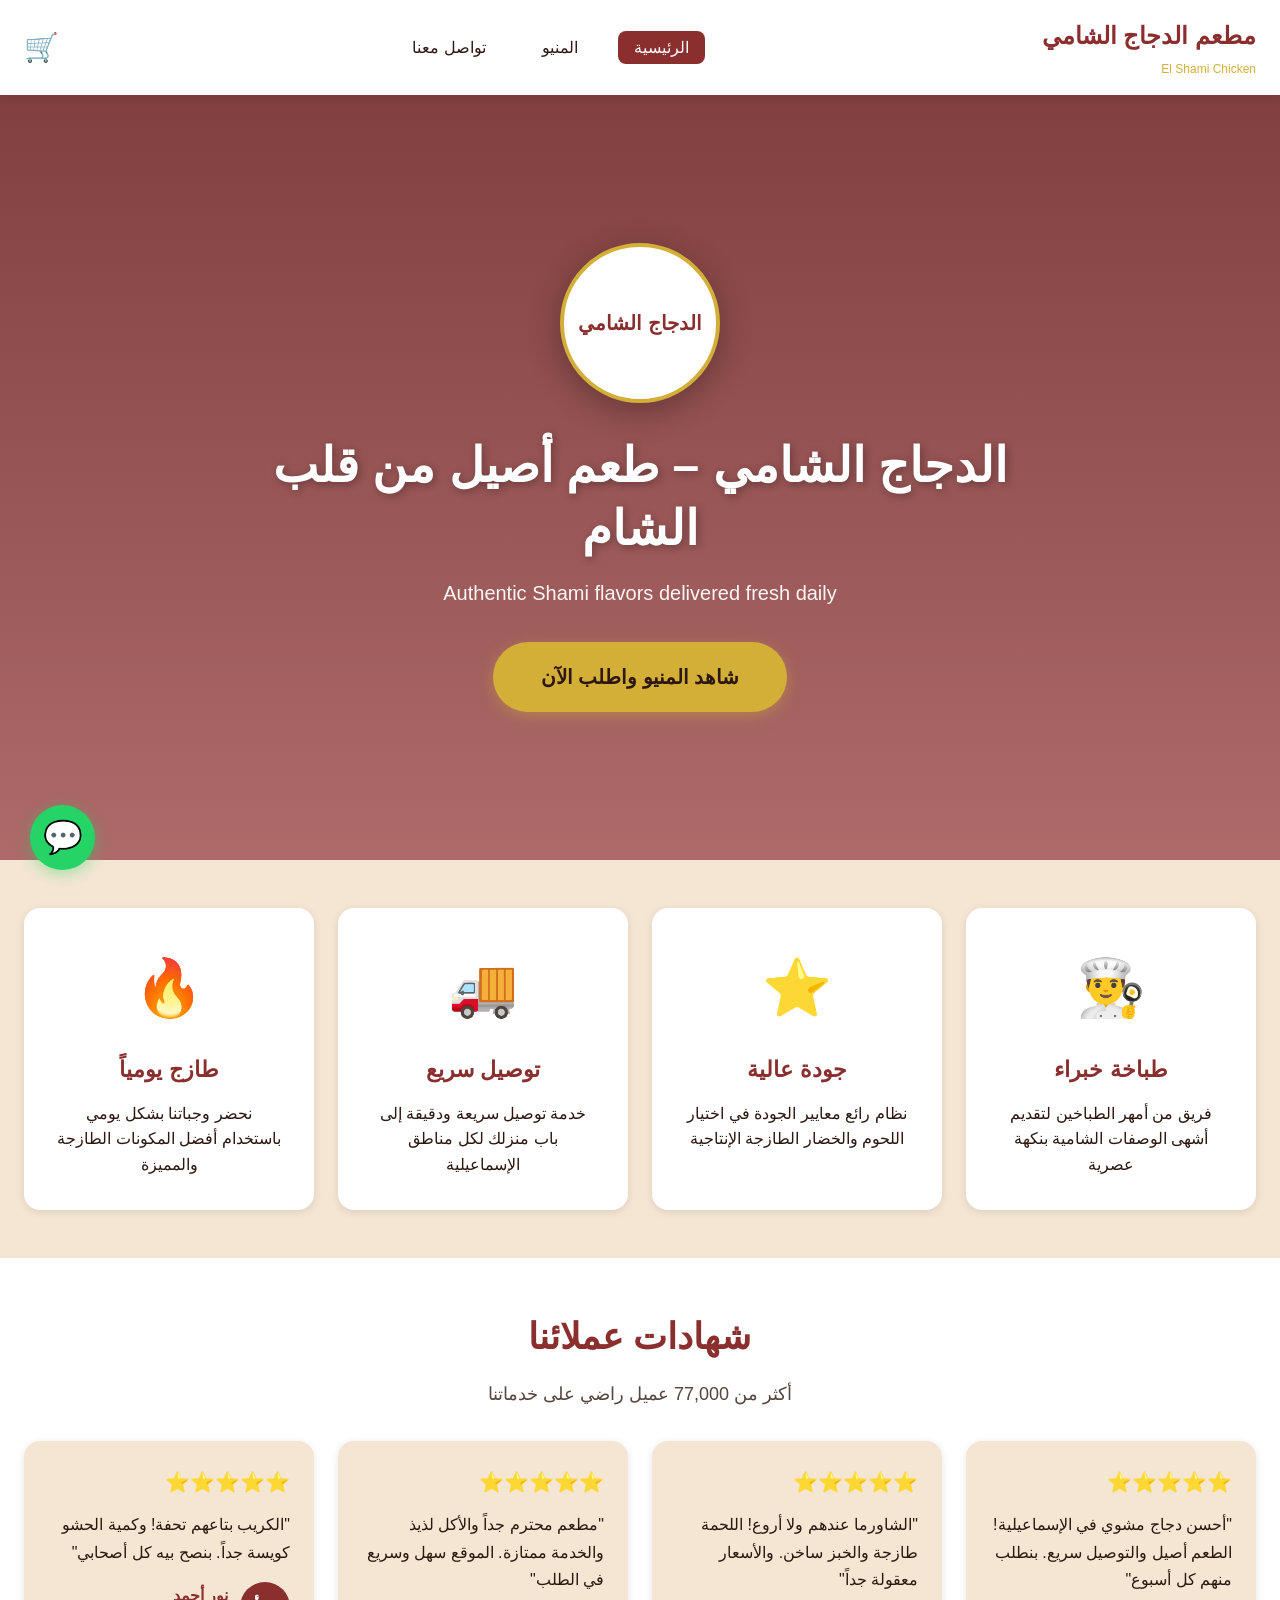
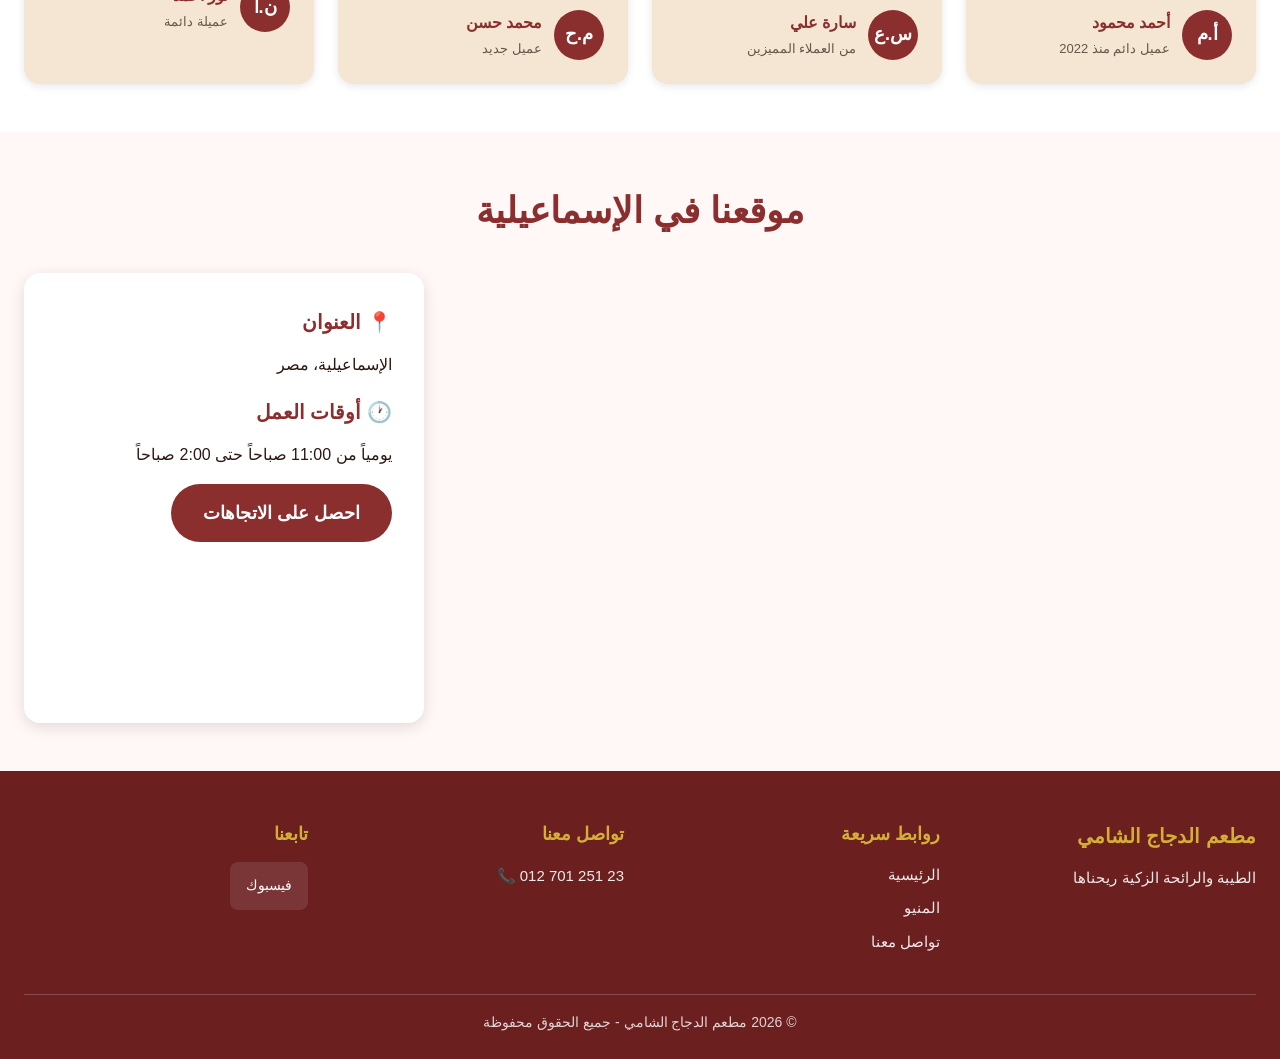
<file: index.html>
<!DOCTYPE html>
<html lang="ar" dir="rtl">
<head>
    <meta charset="UTF-8">
    <meta name="viewport" content="width=device-width, initial-scale=1.0">
    <title>مطعم الدجاج الشامي - طعم أصيل من قلب الشام</title>
    <link rel="stylesheet" href="style.css">
</head>
<body>
    <!-- Navigation Bar -->
    <nav class="navbar">
        <div class="container">
            <div class="nav-brand">
                <h1>مطعم الدجاج الشامي</h1>
                <p class="nav-subtitle">El Shami Chicken</p>
            </div>
            <ul class="nav-links">
                <li><a href="index.html" class="active">الرئيسية</a></li>
                <li><a href="menu.html">المنيو</a></li>
                <li><a href="contact.html">تواصل معنا</a></li>
            </ul>
            <div class="nav-cart">
                <a href="order.html" class="cart-icon">
                    🛒
                    <span class="cart-count" id="cartCount">0</span>
                </a>
            </div>
        </div>
    </nav>

    <!-- Hero Section -->
    <section class="hero">
        <div class="hero-overlay"></div>
        <div class="hero-content">
            <div class="logo-circle">
                <div class="logo-text">الدجاج الشامي</div>
            </div>
            <h1 class="hero-title">الدجاج الشامي – طعم أصيل من قلب الشام</h1>
            <p class="hero-subtitle">Authentic Shami flavors delivered fresh daily</p>
            <a href="menu.html" class="btn btn-primary btn-large">شاهد المنيو واطلب الآن</a>
        </div>
    </section>

    <!-- Features Section -->
    <section class="features">
        <div class="container">
            <div class="features-grid">
                <div class="feature-card">
                    <div class="feature-icon">👨‍🍳</div>
                    <h3>طباخة خبراء</h3>
                    <p>فريق من أمهر الطباخين لتقديم أشهى الوصفات الشامية بنكهة عصرية</p>
                </div>
                <div class="feature-card">
                    <div class="feature-icon">⭐</div>
                    <h3>جودة عالية</h3>
                    <p>نظام رائع معايير الجودة في اختيار اللحوم والخضار الطازجة الإنتاجية</p>
                </div>
                <div class="feature-card">
                    <div class="feature-icon">🚚</div>
                    <h3>توصيل سريع</h3>
                    <p>خدمة توصيل سريعة ودقيقة إلى باب منزلك لكل مناطق الإسماعيلية</p>
                </div>
                <div class="feature-card">
                    <div class="feature-icon">🔥</div>
                    <h3>طازج يومياً</h3>
                    <p>نحضر وجباتنا بشكل يومي باستخدام أفضل المكونات الطازجة والمميزة</p>
                </div>
            </div>
        </div>
    </section>

    <!-- Testimonials Section -->
    <section class="testimonials">
        <div class="container">
            <h2 class="section-title">شهادات عملائنا</h2>
            <p class="section-subtitle">أكثر من 77,000 عميل راضي على خدماتنا</p>
            
            <div class="testimonials-grid">
                <div class="testimonial-card">
                    <div class="stars">⭐⭐⭐⭐⭐</div>
                    <p class="testimonial-text">"أحسن دجاج مشوي في الإسماعيلية! الطعم أصيل والتوصيل سريع. بنطلب منهم كل أسبوع"</p>
                    <div class="testimonial-author">
                        <div class="author-avatar">أ.م</div>
                        <div>
                            <h4>أحمد محمود</h4>
                            <p>عميل دائم منذ 2022</p>
                        </div>
                    </div>
                </div>

                <div class="testimonial-card">
                    <div class="stars">⭐⭐⭐⭐⭐</div>
                    <p class="testimonial-text">"الشاورما عندهم ولا أروع! اللحمة طازجة والخبز ساخن. والأسعار معقولة جداً"</p>
                    <div class="testimonial-author">
                        <div class="author-avatar">س.ع</div>
                        <div>
                            <h4>سارة علي</h4>
                            <p>من العملاء المميزين</p>
                        </div>
                    </div>
                </div>

                <div class="testimonial-card">
                    <div class="stars">⭐⭐⭐⭐⭐</div>
                    <p class="testimonial-text">"مطعم محترم جداً والأكل لذيذ والخدمة ممتازة. الموقع سهل وسريع في الطلب"</p>
                    <div class="testimonial-author">
                        <div class="author-avatar">م.ح</div>
                        <div>
                            <h4>محمد حسن</h4>
                            <p>عميل جديد</p>
                        </div>
                    </div>
                </div>

                <div class="testimonial-card">
                    <div class="stars">⭐⭐⭐⭐⭐</div>
                    <p class="testimonial-text">"الكريب بتاعهم تحفة! وكمية الحشو كويسة جداً. بنصح بيه كل أصحابي"</p>
                    <div class="testimonial-author">
                        <div class="author-avatar">ن.أ</div>
                        <div>
                            <h4>نور أحمد</h4>
                            <p>عميلة دائمة</p>
                        </div>
                    </div>
                </div>
            </div>
        </div>
    </section>

    <!-- Map Section -->
    <section class="map-section">
        <div class="container">
            <h2 class="section-title">موقعنا في الإسماعيلية</h2>
            <div class="map-container">
                <iframe 
                    src="https://www.google.com/maps/embed?pb=!1m18!1m12!1m3!1d27551.89556045984!2d32.26!3d30.59!2m3!1f0!2f0!3f0!3m2!1i1024!2i768!4f13.1!3m3!1m2!1s0x14f990e0b4a8a9c9%3A0x5c9c8e9c8e9c8e9c!2sIsmailia%2C%20Egypt!5e0!3m2!1sen!2seg!4v1234567890"
                    width="100%" 
                    height="450" 
                    style="border:0; border-radius: 12px;" 
                    allowfullscreen="" 
                    loading="lazy">
                </iframe>
                <div class="map-info">
                    <h3>📍 العنوان</h3>
                    <p>الإسماعيلية، مصر</p>
                    <h3>🕐 أوقات العمل</h3>
                    <p>يومياً من 11:00 صباحاً حتى 2:00 صباحاً</p>
                    <a href="https://maps.app.goo.gl/FT3ThQCLLrSuwWSB6?g_st=aw" target="_blank" class="btn btn-secondary">احصل على الاتجاهات</a>
                </div>
            </div>
        </div>
    </section>

    <!-- Footer -->
    <footer class="footer">
        <div class="container">
            <div class="footer-content">
                <div class="footer-section">
                    <h3>مطعم الدجاج الشامي</h3>
                    <p>الطيبة والرائحة الزكية ريحناها</p>
                </div>
                
                <div class="footer-section">
                    <h4>روابط سريعة</h4>
                    <ul class="footer-links">
                        <li><a href="index.html">الرئيسية</a></li>
                        <li><a href="menu.html">المنيو</a></li>
                        <li><a href="contact.html">تواصل معنا</a></li>
                    </ul>
                </div>
                
                <div class="footer-section">
                    <h4>تواصل معنا</h4>
                    <p class="footer-phone">📞 012 701 251 23</p>
                </div>
                
                <div class="footer-section">
                    <h4>تابعنا</h4>
                    <div class="social-links">
                        <a href="https://www.facebook.com/ElShamiRest" target="_blank" class="social-icon facebook">فيسبوك</a>
                    </div>
                </div>
            </div>
            
            <div class="footer-bottom">
                <p>© 2026 مطعم الدجاج الشامي - جميع الحقوق محفوظة</p>
            </div>
        </div>
    </footer>

    <!-- Floating WhatsApp Button -->
    <a href="https://wa.me/+201044804508" target="_blank" class="whatsapp-float" title="تواصل معنا على واتساب">
        <span class="whatsapp-icon">💬</span>
    </a>

    <script src="cart.js"></script>
</body>
</html>
</file>
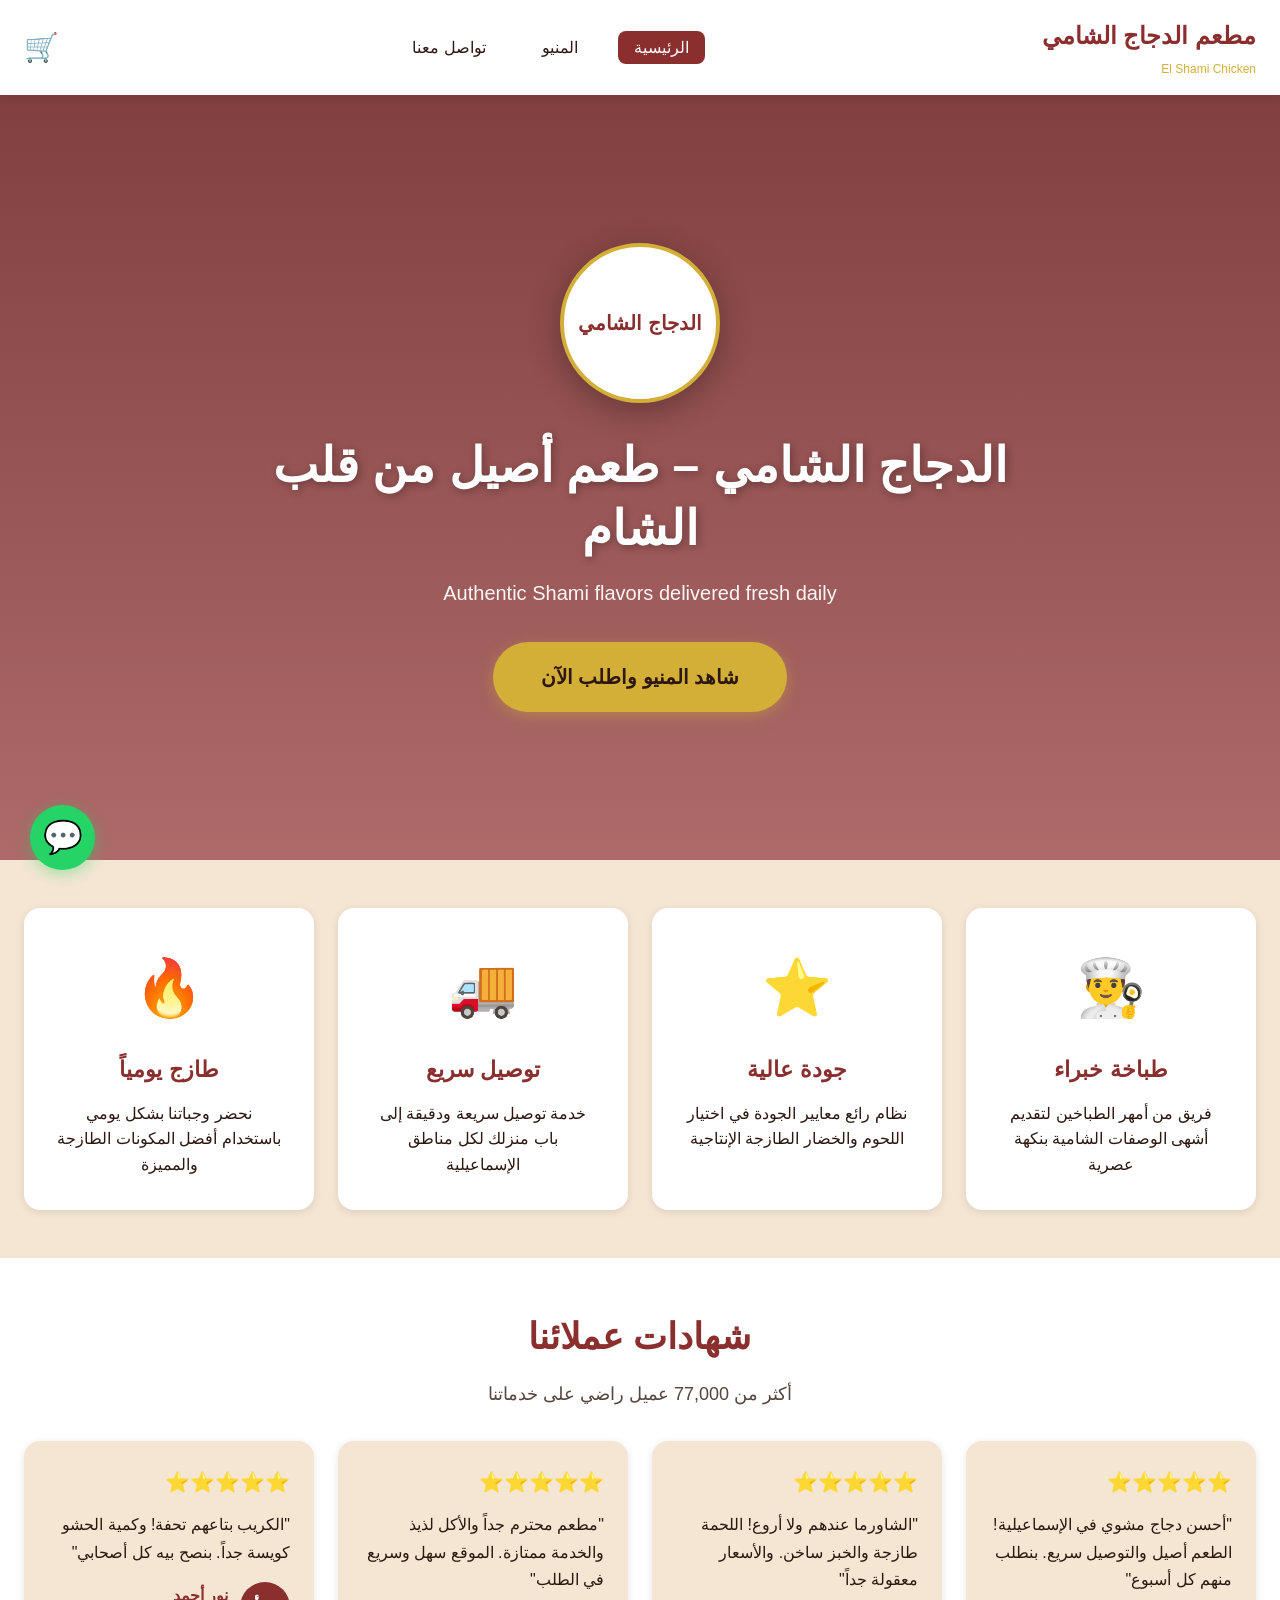
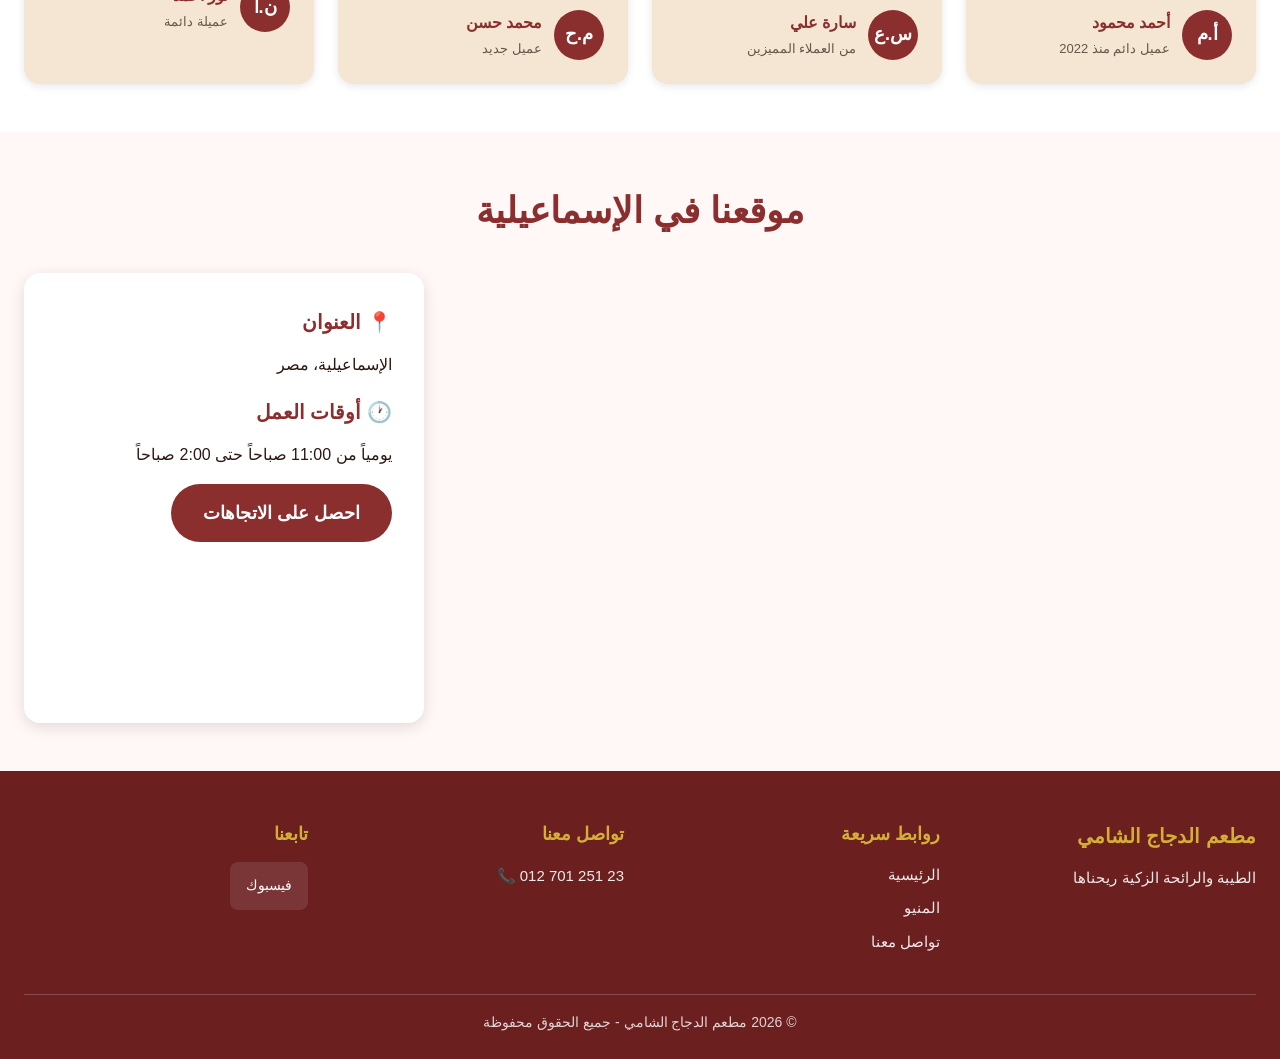
<file: El-Shamy/HTML/index.html>
<!DOCTYPE html>
<html lang="ar" dir="rtl">
<head>
    <meta charset="UTF-8">
    <meta name="viewport" content="width=device-width, initial-scale=1.0">
    <title>مطعم الدجاج الشامي - طعم أصيل من قلب الشام</title>
    <link rel="stylesheet" href="../CSS/style.css">
</head>
<body>
    <!-- Navigation Bar -->
    <nav class="navbar">
        <div class="container">
            <div class="nav-brand">
                <h1>مطعم الدجاج الشامي</h1>
                <p class="nav-subtitle">El Shami Chicken</p>
            </div>
            <ul class="nav-links">
                <li><a href="index.html" class="active">الرئيسية</a></li>
                <li><a href="menu.html">المنيو</a></li>
                <li><a href="contact.html">تواصل معنا</a></li>
            </ul>
            <div class="nav-cart">
                <a href="order.html" class="cart-icon">
                    🛒
                    <span class="cart-count" id="cartCount">0</span>
                </a>
            </div>
        </div>
    </nav>

    <!-- Hero Section -->
    <section class="hero">
        <div class="hero-overlay"></div>
        <div class="hero-content">
            <div class="logo-circle">
                <div class="logo-text">الدجاج الشامي</div>
            </div>
            <h1 class="hero-title">الدجاج الشامي – طعم أصيل من قلب الشام</h1>
            <p class="hero-subtitle">Authentic Shami flavors delivered fresh daily</p>
            <a href="menu.html" class="btn btn-primary btn-large">شاهد المنيو واطلب الآن</a>
        </div>
    </section>

    <!-- Features Section -->
    <section class="features">
        <div class="container">
            <div class="features-grid">
                <div class="feature-card">
                    <div class="feature-icon">👨‍🍳</div>
                    <h3>طباخة خبراء</h3>
                    <p>فريق من أمهر الطباخين لتقديم أشهى الوصفات الشامية بنكهة عصرية</p>
                </div>
                <div class="feature-card">
                    <div class="feature-icon">⭐</div>
                    <h3>جودة عالية</h3>
                    <p>نظام رائع معايير الجودة في اختيار اللحوم والخضار الطازجة الإنتاجية</p>
                </div>
                <div class="feature-card">
                    <div class="feature-icon">🚚</div>
                    <h3>توصيل سريع</h3>
                    <p>خدمة توصيل سريعة ودقيقة إلى باب منزلك لكل مناطق الإسماعيلية</p>
                </div>
                <div class="feature-card">
                    <div class="feature-icon">🔥</div>
                    <h3>طازج يومياً</h3>
                    <p>نحضر وجباتنا بشكل يومي باستخدام أفضل المكونات الطازجة والمميزة</p>
                </div>
            </div>
        </div>
    </section>

    <!-- Testimonials Section -->
    <section class="testimonials">
        <div class="container">
            <h2 class="section-title">شهادات عملائنا</h2>
            <p class="section-subtitle">أكثر من 77,000 عميل راضي على خدماتنا</p>
            
            <div class="testimonials-grid">
                <div class="testimonial-card">
                    <div class="stars">⭐⭐⭐⭐⭐</div>
                    <p class="testimonial-text">"أحسن دجاج مشوي في الإسماعيلية! الطعم أصيل والتوصيل سريع. بنطلب منهم كل أسبوع"</p>
                    <div class="testimonial-author">
                        <div class="author-avatar">أ.م</div>
                        <div>
                            <h4>أحمد محمود</h4>
                            <p>عميل دائم منذ 2022</p>
                        </div>
                    </div>
                </div>

                <div class="testimonial-card">
                    <div class="stars">⭐⭐⭐⭐⭐</div>
                    <p class="testimonial-text">"الشاورما عندهم ولا أروع! اللحمة طازجة والخبز ساخن. والأسعار معقولة جداً"</p>
                    <div class="testimonial-author">
                        <div class="author-avatar">س.ع</div>
                        <div>
                            <h4>سارة علي</h4>
                            <p>من العملاء المميزين</p>
                        </div>
                    </div>
                </div>

                <div class="testimonial-card">
                    <div class="stars">⭐⭐⭐⭐⭐</div>
                    <p class="testimonial-text">"مطعم محترم جداً والأكل لذيذ والخدمة ممتازة. الموقع سهل وسريع في الطلب"</p>
                    <div class="testimonial-author">
                        <div class="author-avatar">م.ح</div>
                        <div>
                            <h4>محمد حسن</h4>
                            <p>عميل جديد</p>
                        </div>
                    </div>
                </div>

                <div class="testimonial-card">
                    <div class="stars">⭐⭐⭐⭐⭐</div>
                    <p class="testimonial-text">"الكريب بتاعهم تحفة! وكمية الحشو كويسة جداً. بنصح بيه كل أصحابي"</p>
                    <div class="testimonial-author">
                        <div class="author-avatar">ن.أ</div>
                        <div>
                            <h4>نور أحمد</h4>
                            <p>عميلة دائمة</p>
                        </div>
                    </div>
                </div>
            </div>
        </div>
    </section>

    <!-- Map Section -->
    <section class="map-section">
        <div class="container">
            <h2 class="section-title">موقعنا في الإسماعيلية</h2>
            <div class="map-container">
                <iframe 
                    src="https://www.google.com/maps/embed?pb=!1m18!1m12!1m3!1d27551.89556045984!2d32.26!3d30.59!2m3!1f0!2f0!3f0!3m2!1i1024!2i768!4f13.1!3m3!1m2!1s0x14f990e0b4a8a9c9%3A0x5c9c8e9c8e9c8e9c!2sIsmailia%2C%20Egypt!5e0!3m2!1sen!2seg!4v1234567890"
                    width="100%" 
                    height="450" 
                    style="border:0; border-radius: 12px;" 
                    allowfullscreen="" 
                    loading="lazy">
                </iframe>
                <div class="map-info">
                    <h3>📍 العنوان</h3>
                    <p>الإسماعيلية، مصر</p>
                    <h3>🕐 أوقات العمل</h3>
                    <p>يومياً من 11:00 صباحاً حتى 2:00 صباحاً</p>
                    <a href="https://maps.app.goo.gl/FT3ThQCLLrSuwWSB6?g_st=aw" target="_blank" class="btn btn-secondary">احصل على الاتجاهات</a>
                </div>
            </div>
        </div>
    </section>

    <!-- Footer -->
    <footer class="footer">
        <div class="container">
            <div class="footer-content">
                <div class="footer-section">
                    <h3>مطعم الدجاج الشامي</h3>
                    <p>الطيبة والرائحة الزكية ريحناها</p>
                </div>
                
                <div class="footer-section">
                    <h4>روابط سريعة</h4>
                    <ul class="footer-links">
                        <li><a href="index.html">الرئيسية</a></li>
                        <li><a href="menu.html">المنيو</a></li>
                        <li><a href="contact.html">تواصل معنا</a></li>
                    </ul>
                </div>
                
                <div class="footer-section">
                    <h4>تواصل معنا</h4>
                    <p class="footer-phone">📞 012 701 251 23</p>
                </div>
                
                <div class="footer-section">
                    <h4>تابعنا</h4>
                    <div class="social-links">
                        <a href="https://www.facebook.com/ElShamiRest" target="_blank" class="social-icon facebook">فيسبوك</a>
                    </div>
                </div>
            </div>
            
            <div class="footer-bottom">
                <p>© 2026 مطعم الدجاج الشامي - جميع الحقوق محفوظة</p>
            </div>
        </div>
    </footer>

    <!-- Floating WhatsApp Button -->
    <a href="https://wa.me/+201044804508" target="_blank" class="whatsapp-float" title="تواصل معنا على واتساب">
        <span class="whatsapp-icon">💬</span>
    </a>

    <script src="../JS/cart.js"></script>
</body>
</html>
</file>
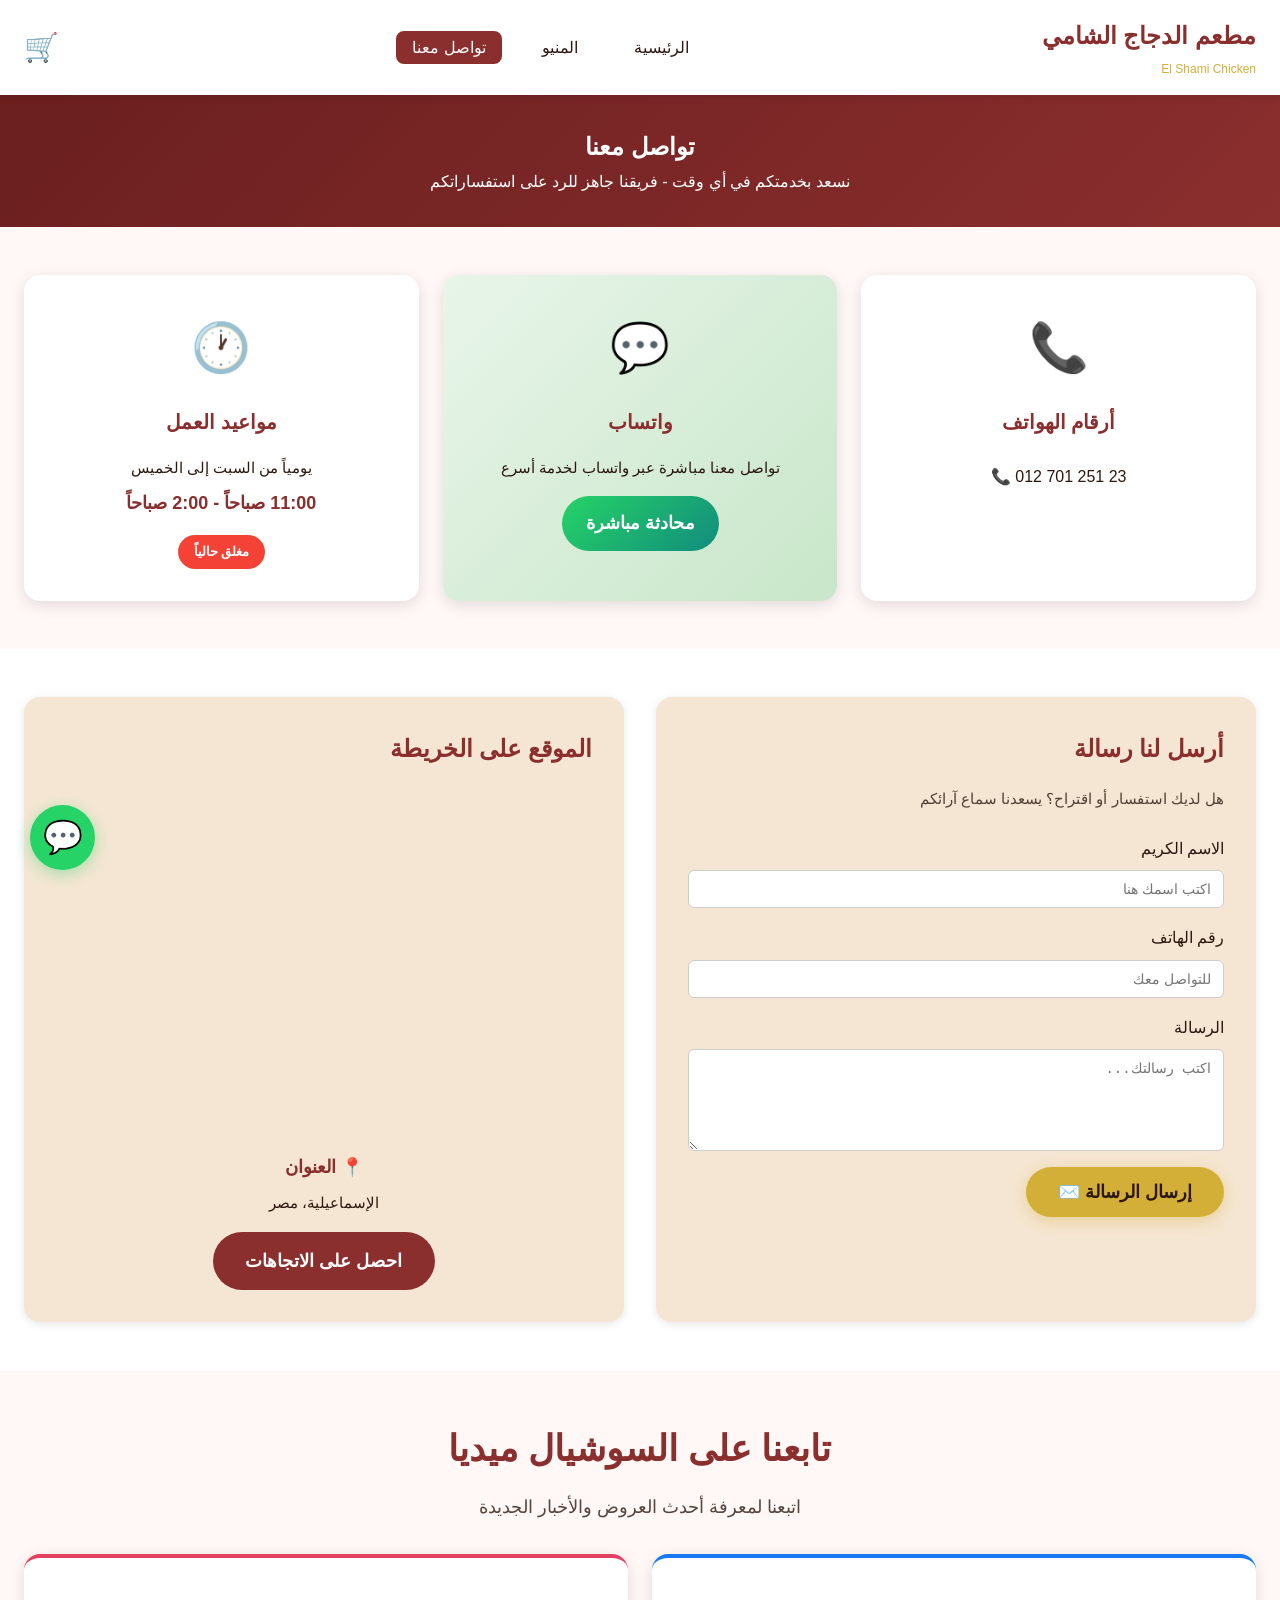
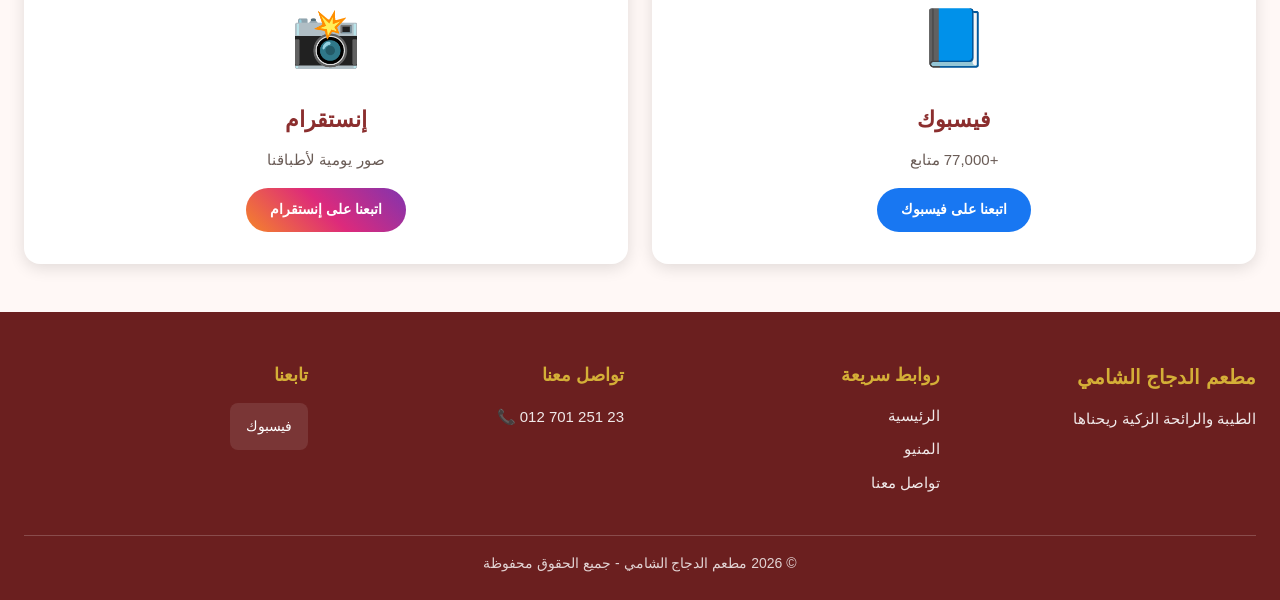
<file: contact.html>
<!DOCTYPE html>
<html lang="ar" dir="rtl">
<head>
    <meta charset="UTF-8">
    <meta name="viewport" content="width=device-width, initial-scale=1.0">
    <title>تواصل معنا - مطعم الدجاج الشامي</title>
    <link rel="stylesheet" href="style.css">
    <link rel="stylesheet" href="contact.css">
</head>
<body>
    <!-- Navigation Bar -->
    <nav class="navbar">
        <div class="container">
            <div class="nav-brand">
                <h1>مطعم الدجاج الشامي</h1>
                <p class="nav-subtitle">El Shami Chicken</p>
            </div>
            <ul class="nav-links">
                <li><a href="index.html">الرئيسية</a></li>
                <li><a href="menu.html">المنيو</a></li>
                <li><a href="contact.html" class="active">تواصل معنا</a></li>
            </ul>
            <div class="nav-cart">
                <a href="order.html" class="cart-icon">
                    🛒
                    <span class="cart-count" id="cartCount">0</span>
                </a>
            </div>
        </div>
    </nav>

    <!-- Contact Header -->
    <section class="contact-header">
        <div class="container">
            <h1 class="page-title">تواصل معنا</h1>
            <p class="page-subtitle">نسعد بخدمتكم في أي وقت - فريقنا جاهز للرد على استفساراتكم</p>
        </div>
    </section>

    <!-- Contact Info Cards -->
    <section class="contact-info-section">
        <div class="container">
            <div class="contact-cards-grid">
                <!-- Phone Card -->
                <div class="contact-card">
                    <div class="contact-icon phone-icon">📞</div>
                    <h3>أرقام الهواتف</h3>
                    <div class="contact-details">
                        <a href="tel:01200287578" class="phone-link">📞 012 701 251 23</a>
                    </div>
                </div>

                <!-- WhatsApp Card -->
                <div class="contact-card whatsapp-card">
                    <div class="contact-icon whatsapp-icon">💬</div>
                    <h3>واتساب</h3>
                    <p>تواصل معنا مباشرة عبر واتساب لخدمة أسرع</p>
                    <a href="https://wa.me/201200287578" target="_blank" class="btn btn-whatsapp">
                        محادثة مباشرة
                    </a>
                </div>

                <!-- Working Hours Card -->
                <div class="contact-card">
                    <div class="contact-icon clock-icon">🕐</div>
                    <h3>مواعيد العمل</h3>
                    <div class="working-hours">
                        <div class="hours-row">
                            <span>يومياً من السبت إلى الخميس</span>
                        </div>
                        <div class="hours-time">11:00 صباحاً - 2:00 صباحاً</div>
                        <div class="status-badge open">مفتوح الآن</div>
                    </div>
                </div>
            </div>
        </div>
    </section>

    <!-- Contact Form & Map -->
    <section class="contact-main-section">
        <div class="container">
            <div class="contact-layout">
                <!-- Contact Form -->
                <div class="contact-form-card">
                    <h2>أرسل لنا رسالة</h2>
                    <p class="form-intro">هل لديك استفسار أو اقتراح؟ يسعدنا سماع آرائكم</p>
                    
                    <form id="contactForm">
                        <div class="form-group">
                            <label for="contactName">الاسم الكريم</label>
                            <input type="text" id="contactName" name="contactName" required placeholder="اكتب اسمك هنا">
                        </div>

                        <div class="form-group">
                            <label for="contactInfo">رقم الهاتف</label>
                            <input type="text" id="contactInfo" name="contactInfo" required placeholder="للتواصل معك">
                        </div>

                        <div class="form-group">
                            <label for="contactMessage">الرسالة</label>
                            <textarea id="contactMessage" name="contactMessage" required placeholder="اكتب رسالتك..." rows="5"></textarea>
                        </div>

                        <button type="submit" class="btn btn-primary btn-block">
                            إرسال الرسالة ✉️
                        </button>
                    </form>
                </div>

                <!-- Map -->
                <div class="map-card">
                    <h2>الموقع على الخريطة</h2>
                    <div class="map-wrapper">
                        <iframe 
                            src="https://www.google.com/maps/embed?pb=!1m18!1m12!1m3!1d27551.89556045984!2d32.26!3d30.59!2m3!1f0!2f0!3f0!3m2!1i1024!2i768!4f13.1!3m3!1m2!1s0x14f990e0b4a8a9c9%3A0x5c9c8e9c8e9c8e9c!2sIsmailia%2C%20Egypt!5e0!3m2!1sen!2seg!4v1234567890"
                            width="100%" 
                            height="100%" 
                            style="border:0; border-radius: 12px;" 
                            allowfullscreen="" 
                            loading="lazy">
                        </iframe>
                    </div>
                    <div class="location-info">
                        <h3>📍 العنوان</h3>
                        <p>الإسماعيلية، مصر</p>
                        <a href="https://maps.app.goo.gl/FT3ThQCLLrSuwWSB6?g_st=aw" target="_blank" class="btn btn-secondary">
                            احصل على الاتجاهات
                        </a>
                    </div>
                </div>
            </div>
        </div>
    </section>

    <!-- Social Media Section -->
    <section class="social-section">
        <div class="container">
            <h2 class="section-title">تابعنا على السوشيال ميديا</h2>
            <p class="section-subtitle">اتبعنا لمعرفة أحدث العروض والأخبار الجديدة</p>
            
            <div class="social-cards">
                <a href="https://www.facebook.com/ElShamiRest" target="_blank" class="social-card facebook-card">
                    <div class="social-card-icon">📘</div>
                    <h3>فيسبوك</h3>
                    <p>+77,000 متابع</p>
                    <span class="follow-btn">اتبعنا على فيسبوك</span>
                </a>

                <a href="#" target="_blank" class="social-card instagram-card">
                    <div class="social-card-icon">📸</div>
                    <h3>إنستقرام</h3>
                    <p>صور يومية لأطباقنا</p>
                    <span class="follow-btn">اتبعنا على إنستقرام</span>
                </a>
            </div>
        </div>
    </section>

    <!-- Footer -->
    <footer class="footer">
        <div class="container">
            <div class="footer-content">
                <div class="footer-section">
                    <h3>مطعم الدجاج الشامي</h3>
                    <p>الطيبة والرائحة الزكية ريحناها</p>
                </div>
                
                <div class="footer-section">
                    <h4>روابط سريعة</h4>
                    <ul class="footer-links">
                        <li><a href="index.html">الرئيسية</a></li>
                        <li><a href="menu.html">المنيو</a></li>
                        <li><a href="contact.html">تواصل معنا</a></li>
                    </ul>
                </div>
                
                <div class="footer-section">
                    <h4>تواصل معنا</h4>
                      <p class="footer-phone">📞 012 701 251 23</p>
                </div>
                
                <div class="footer-section">
                    <h4>تابعنا</h4>
                    <div class="social-links">
                        <a href="https://www.facebook.com/ElShamiRest" target="_blank" class="social-icon facebook">فيسبوك</a>
                    </div>
                </div>
            </div>
            
            <div class="footer-bottom">
                <p>© 2026 مطعم الدجاج الشامي - جميع الحقوق محفوظة</p>
            </div>
        </div>
    </footer>

    <!-- Floating WhatsApp Button -->
    <a href="https://wa.me/+201044804508" target="_blank" class="whatsapp-float" title="تواصل معنا على واتساب">
        <span class="whatsapp-icon">💬</span>
    </a>

    <script src="cart.js"></script>
    <script src="contact.js"></script>
</body>
</html>
</file>
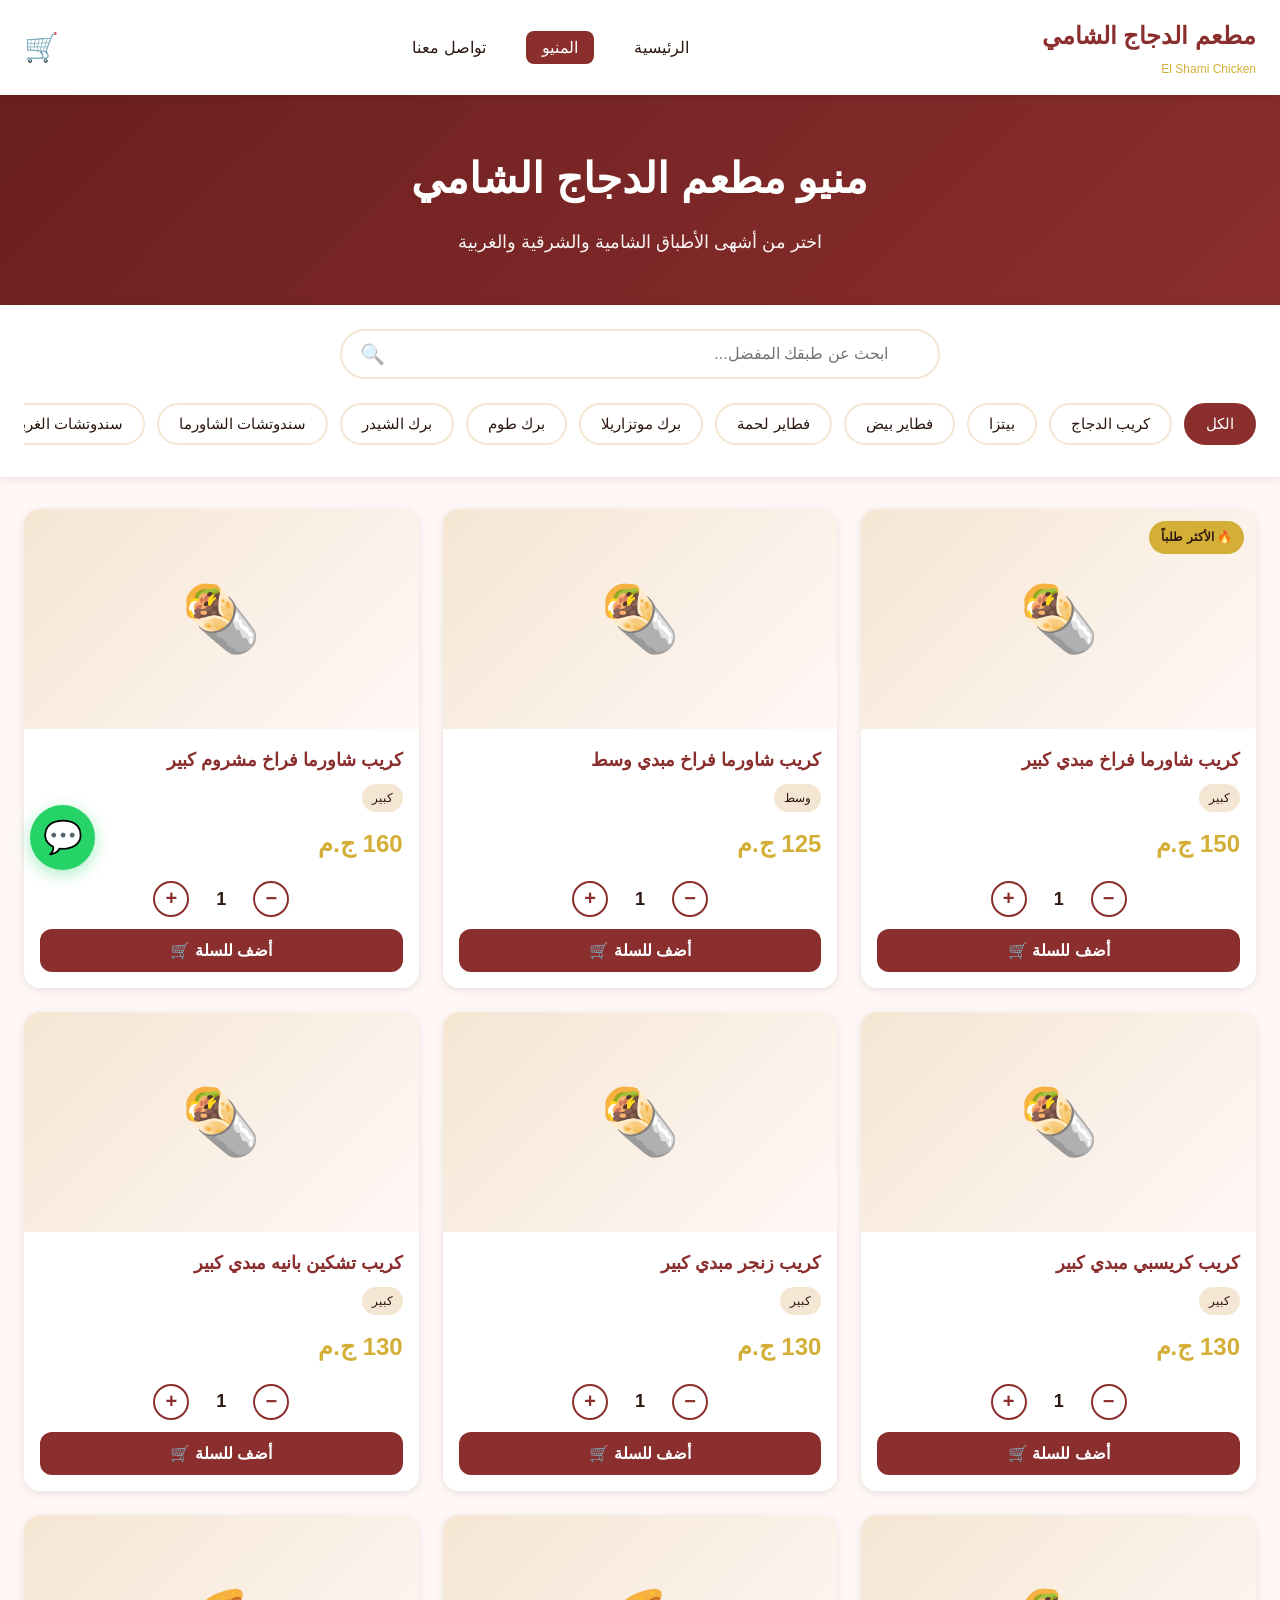
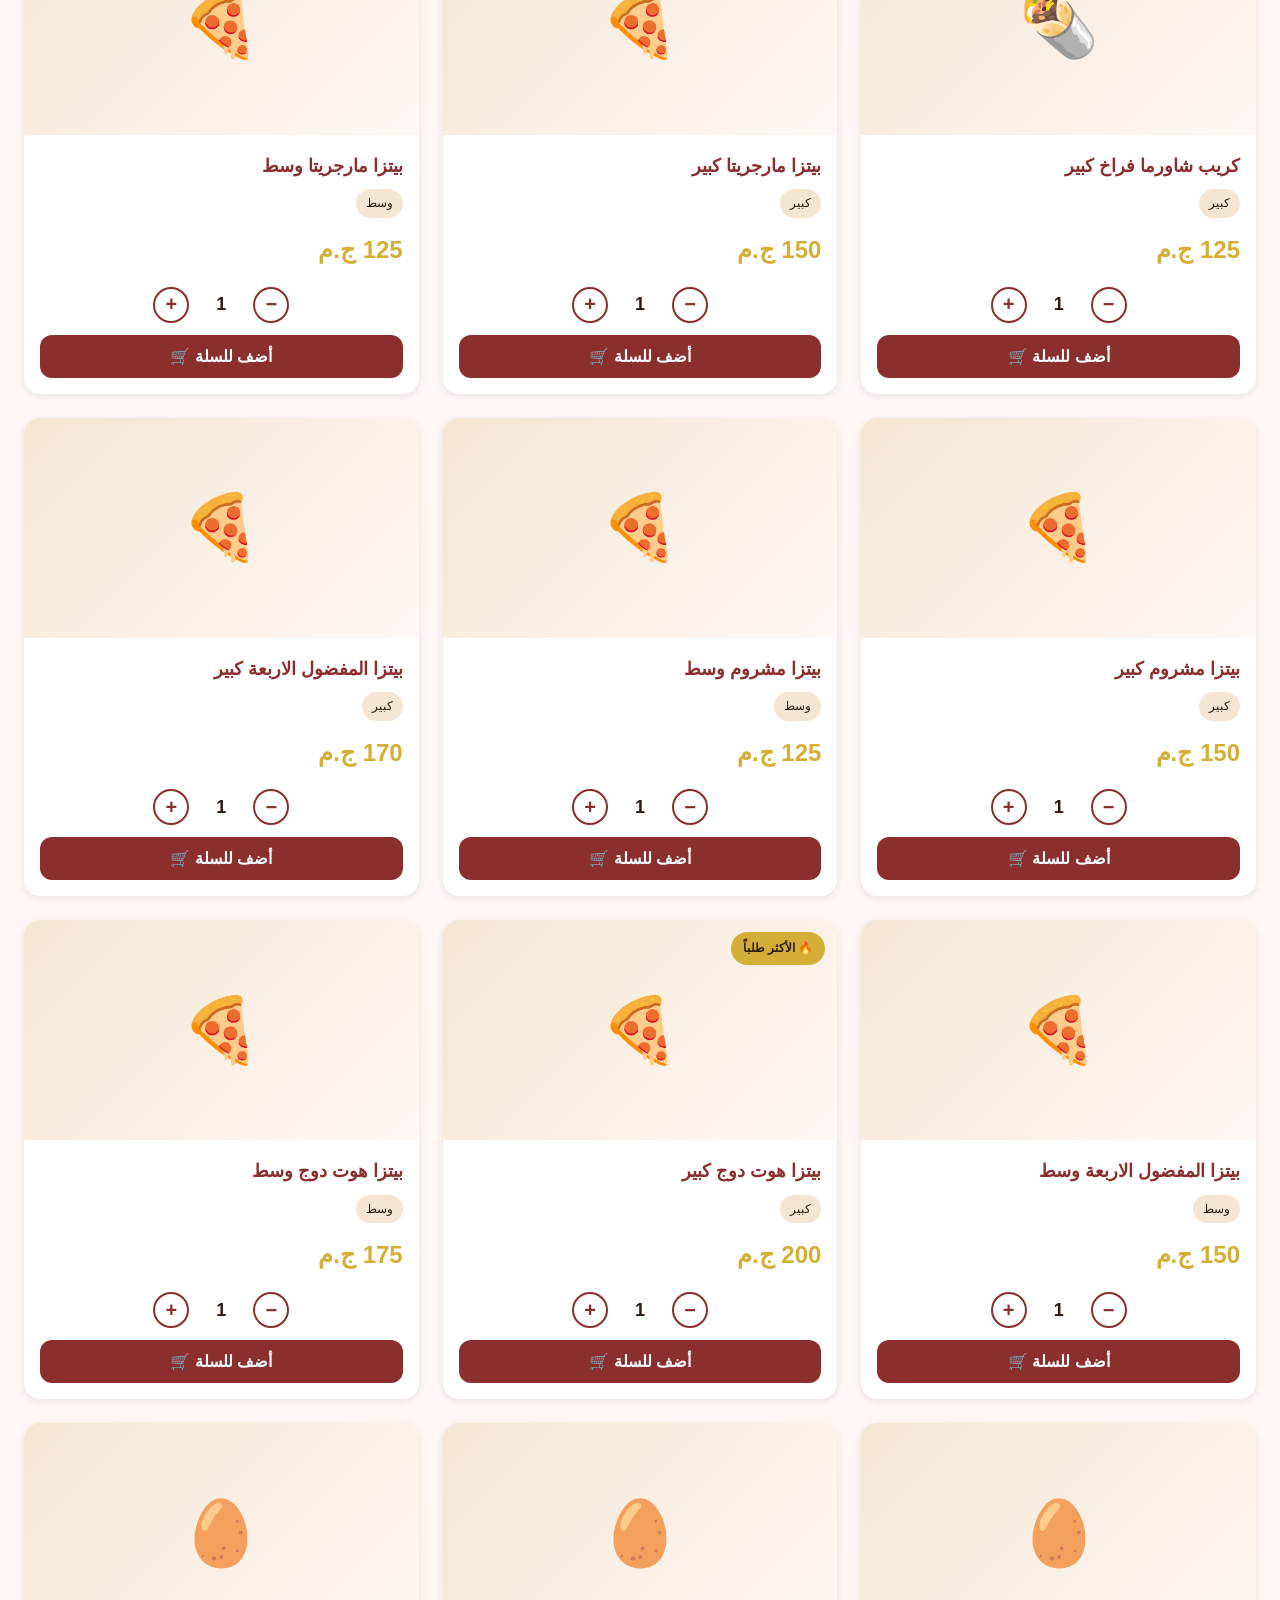
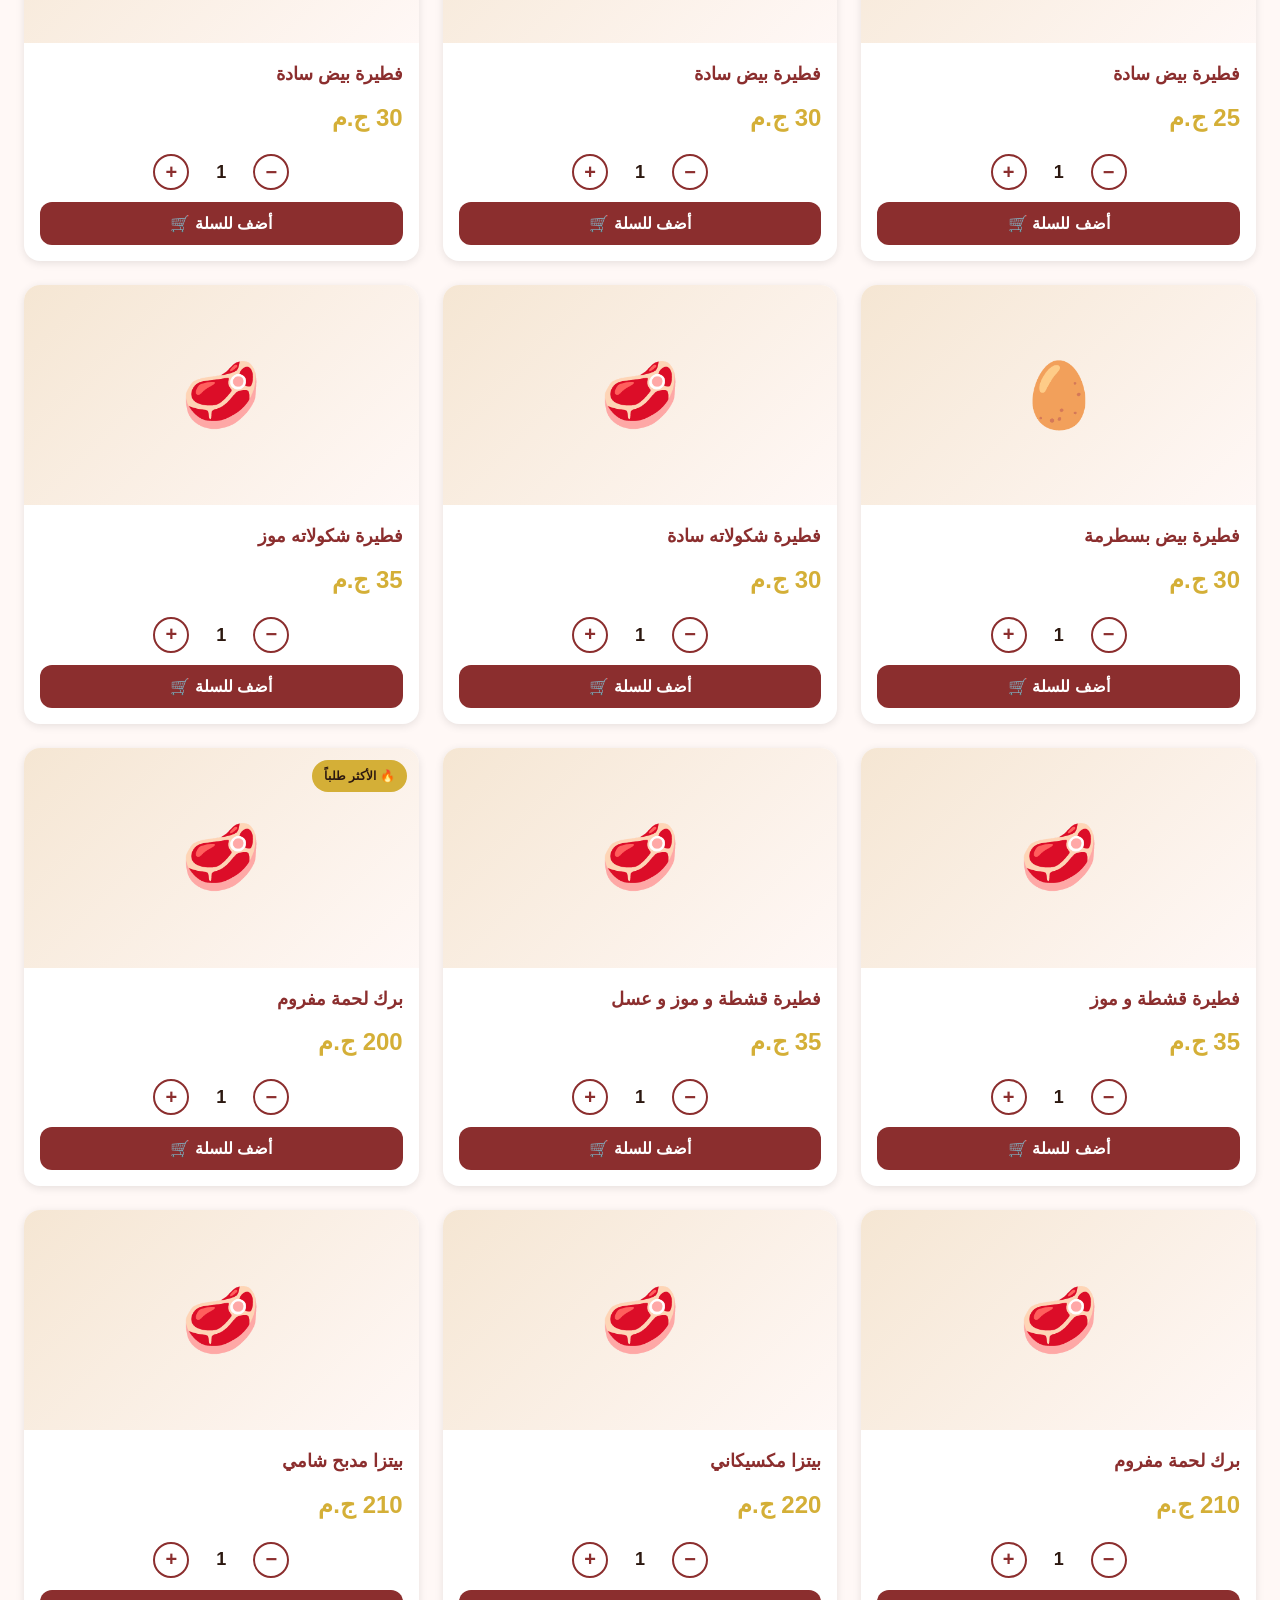
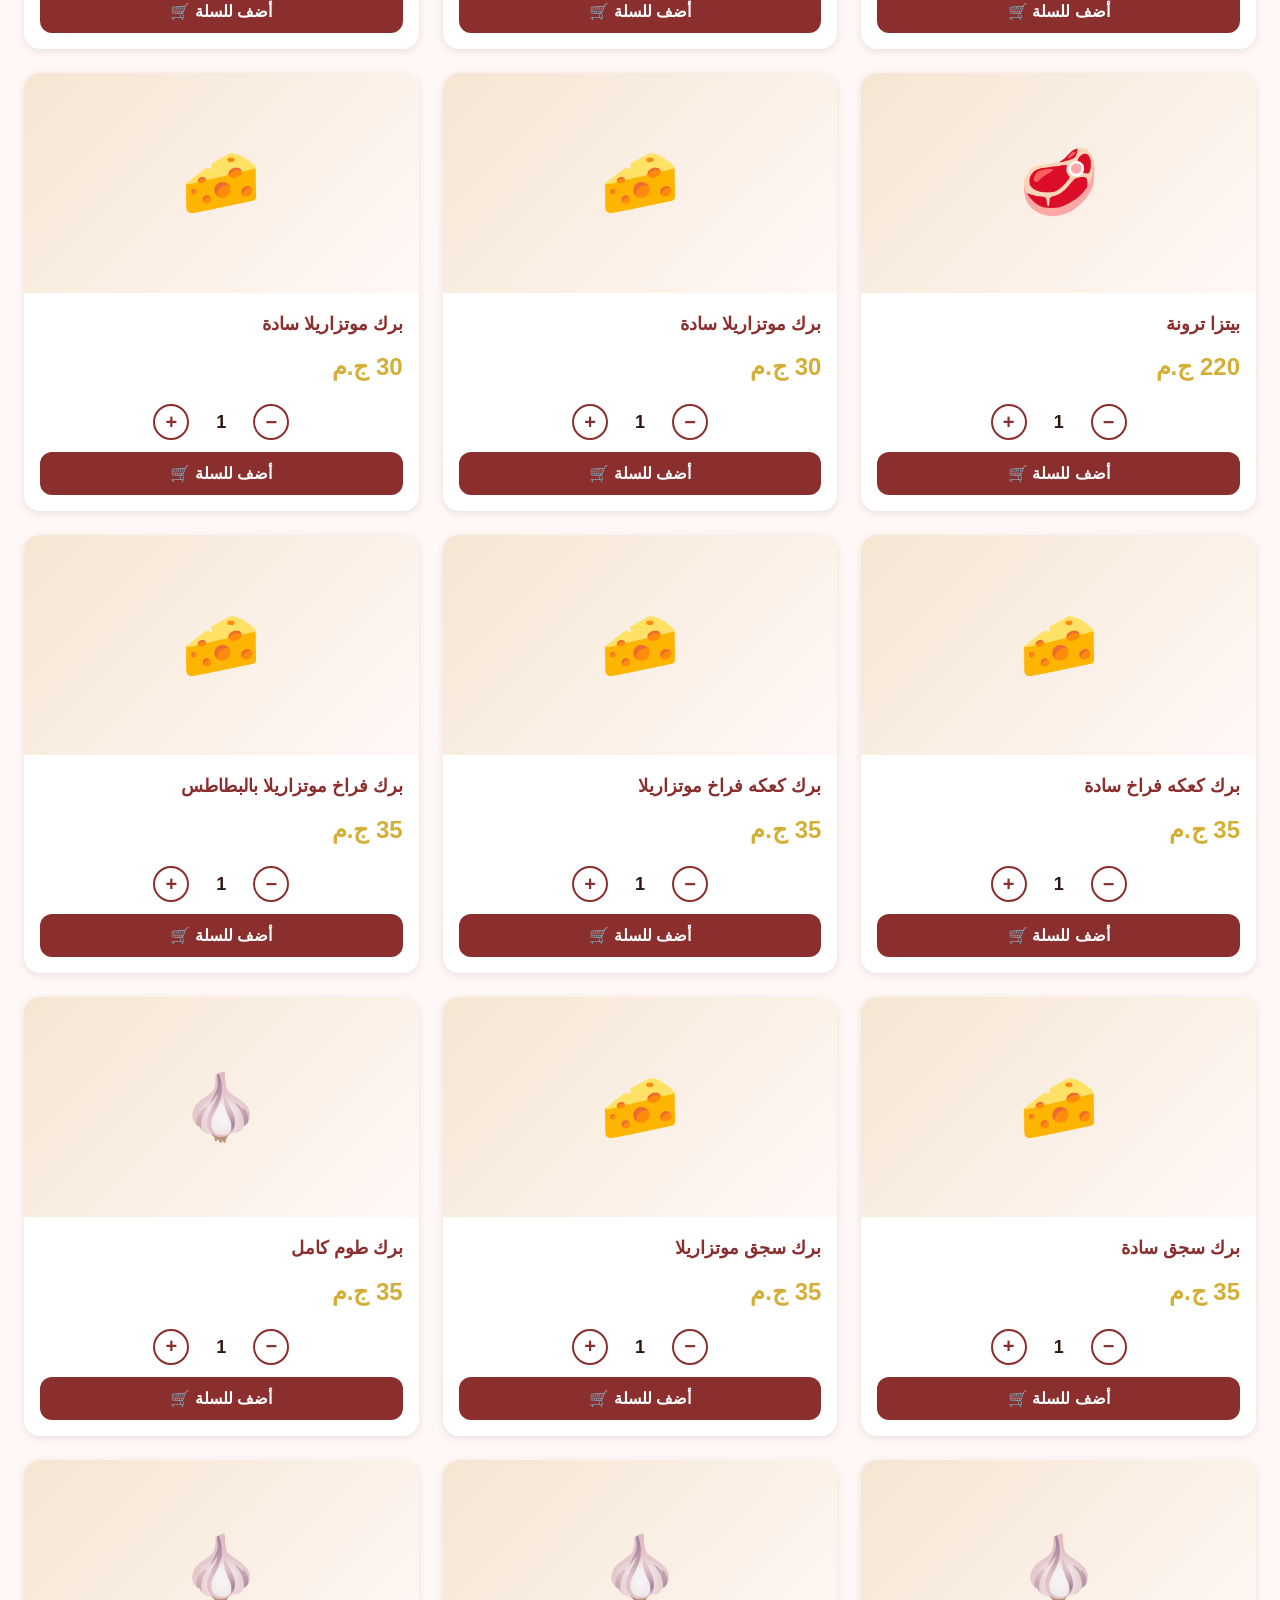
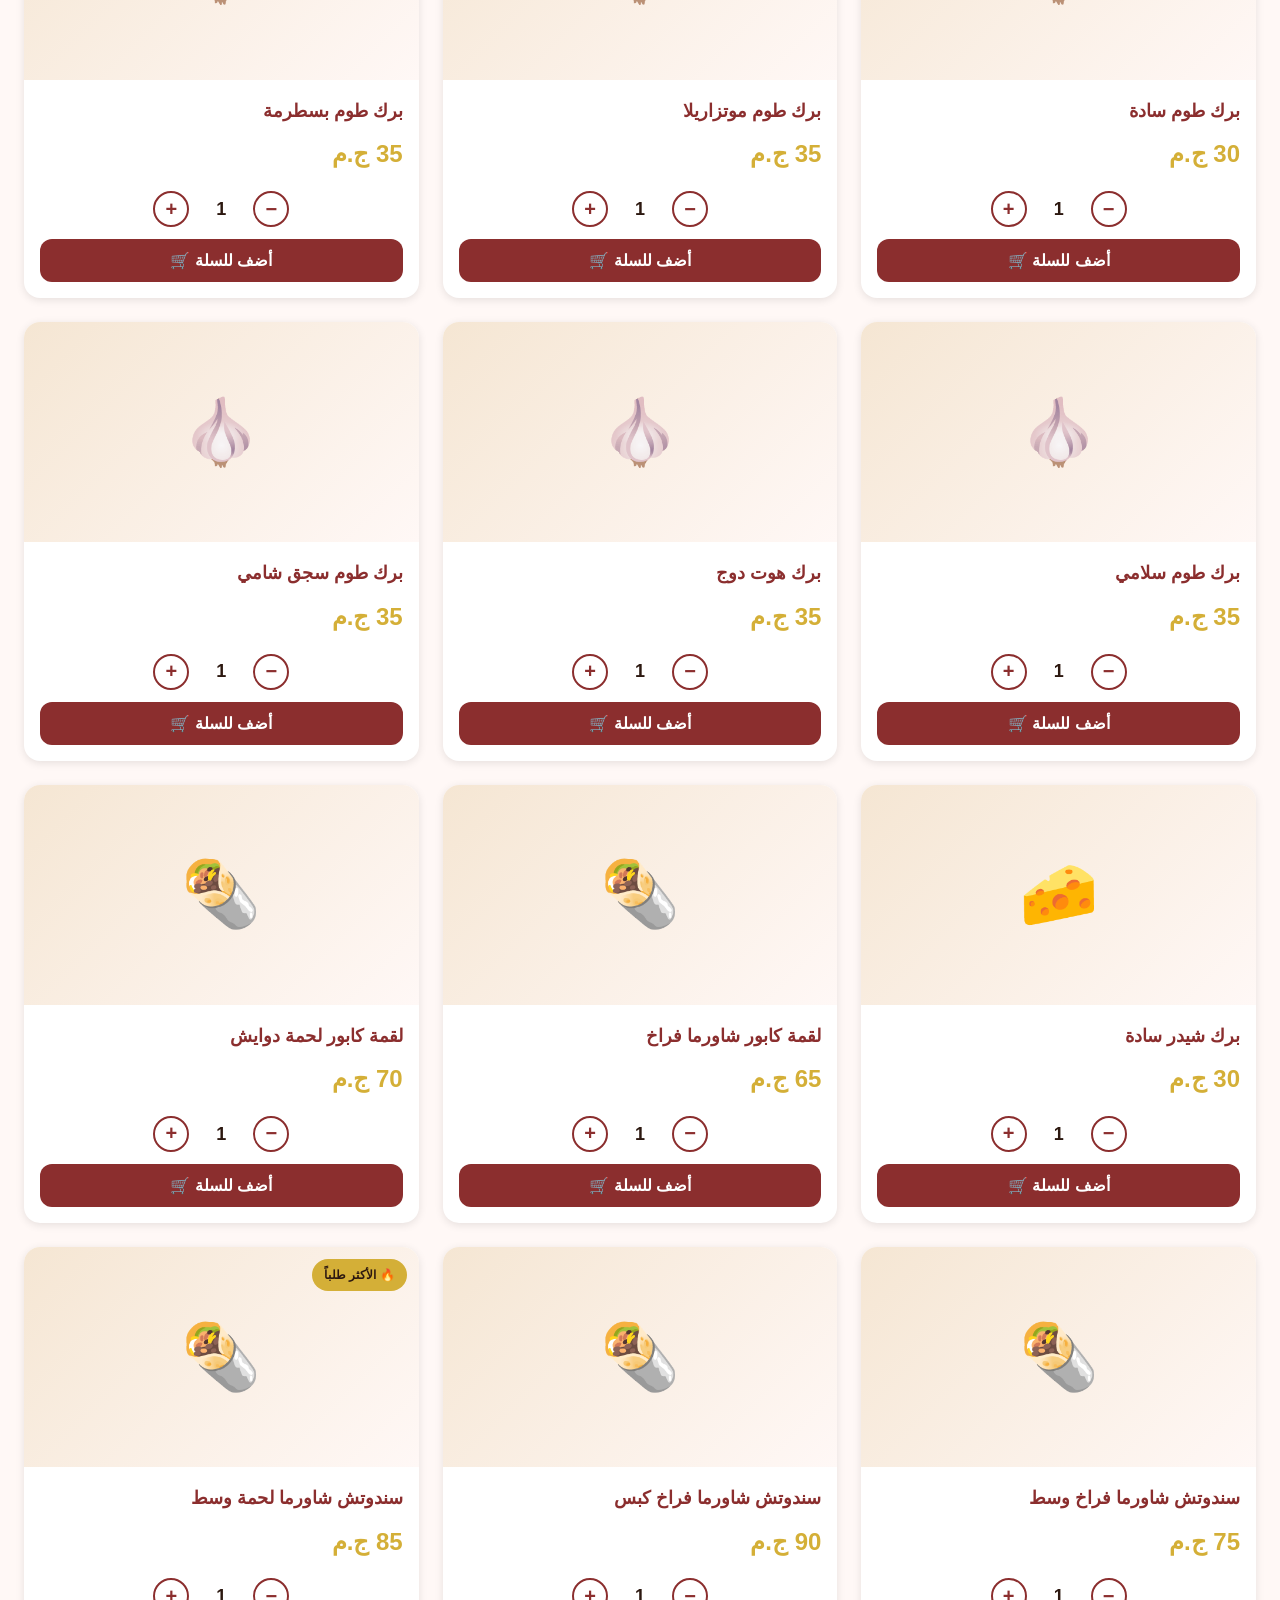
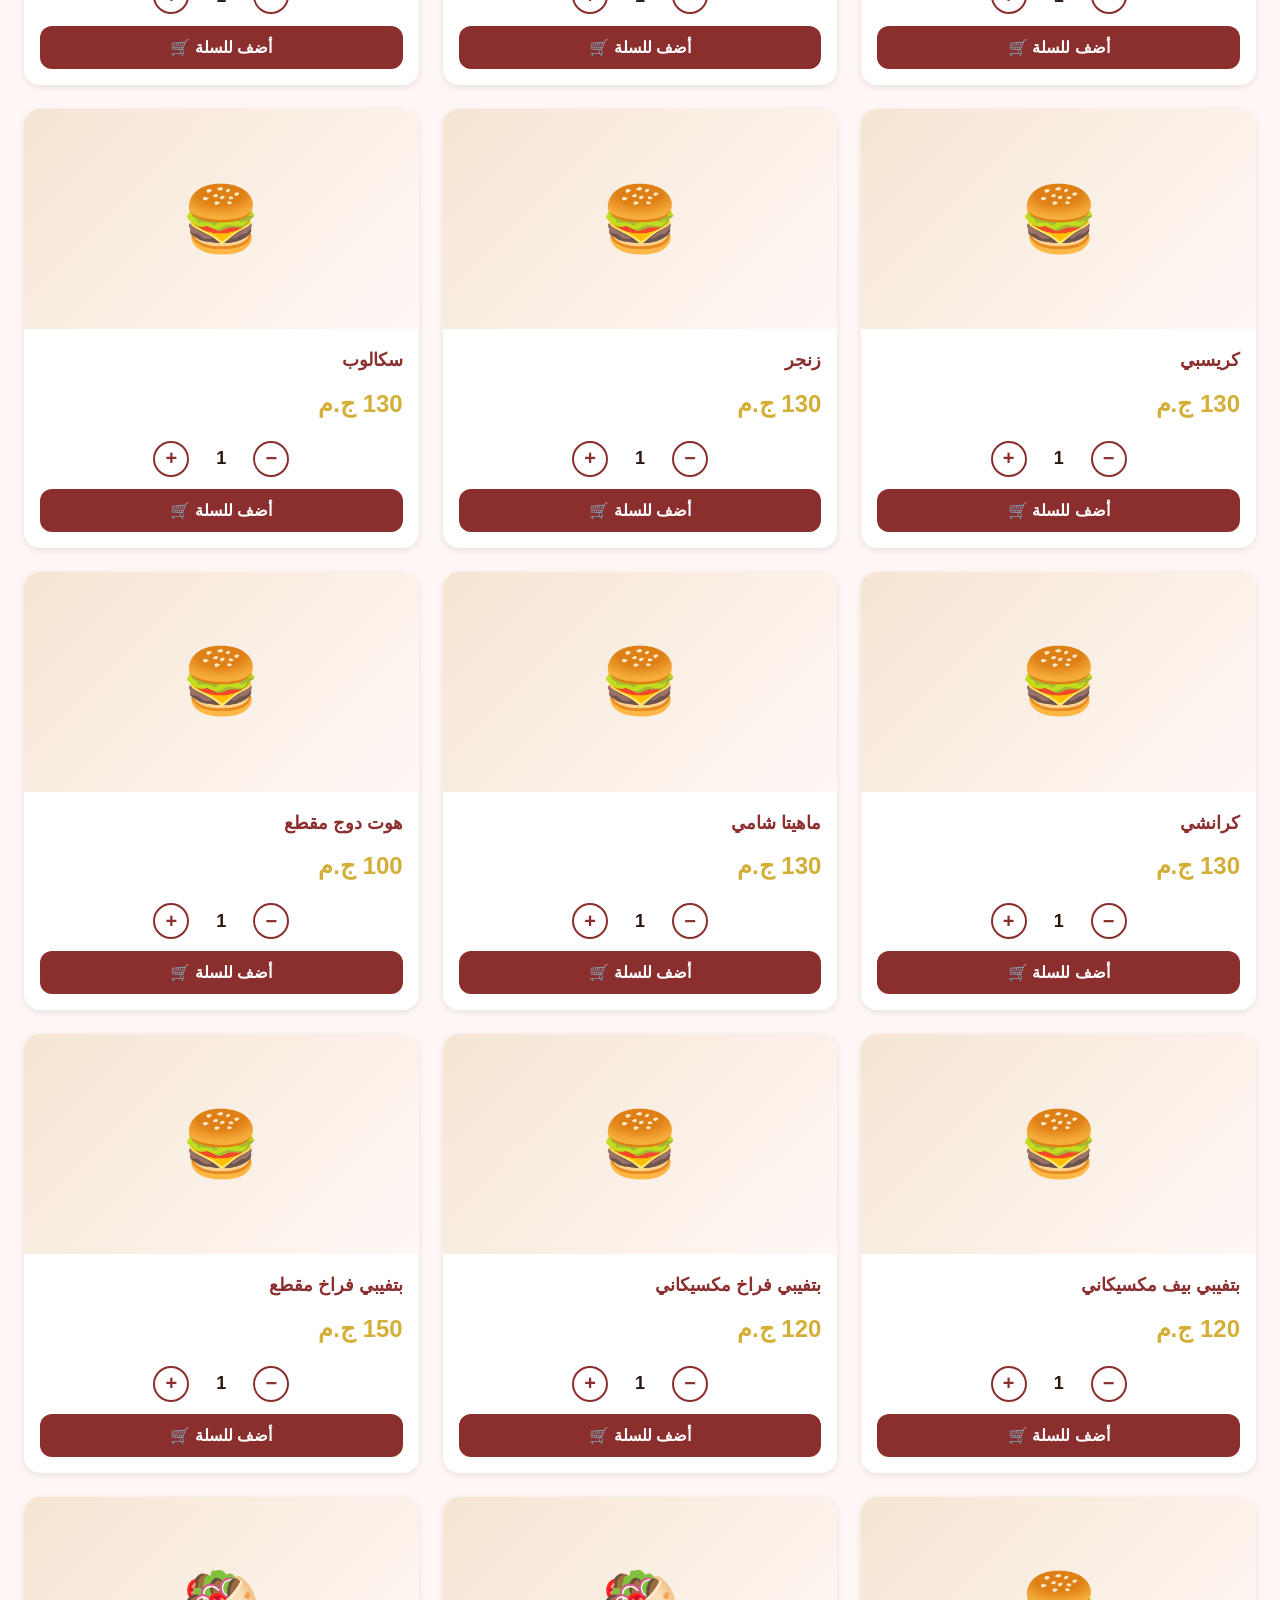
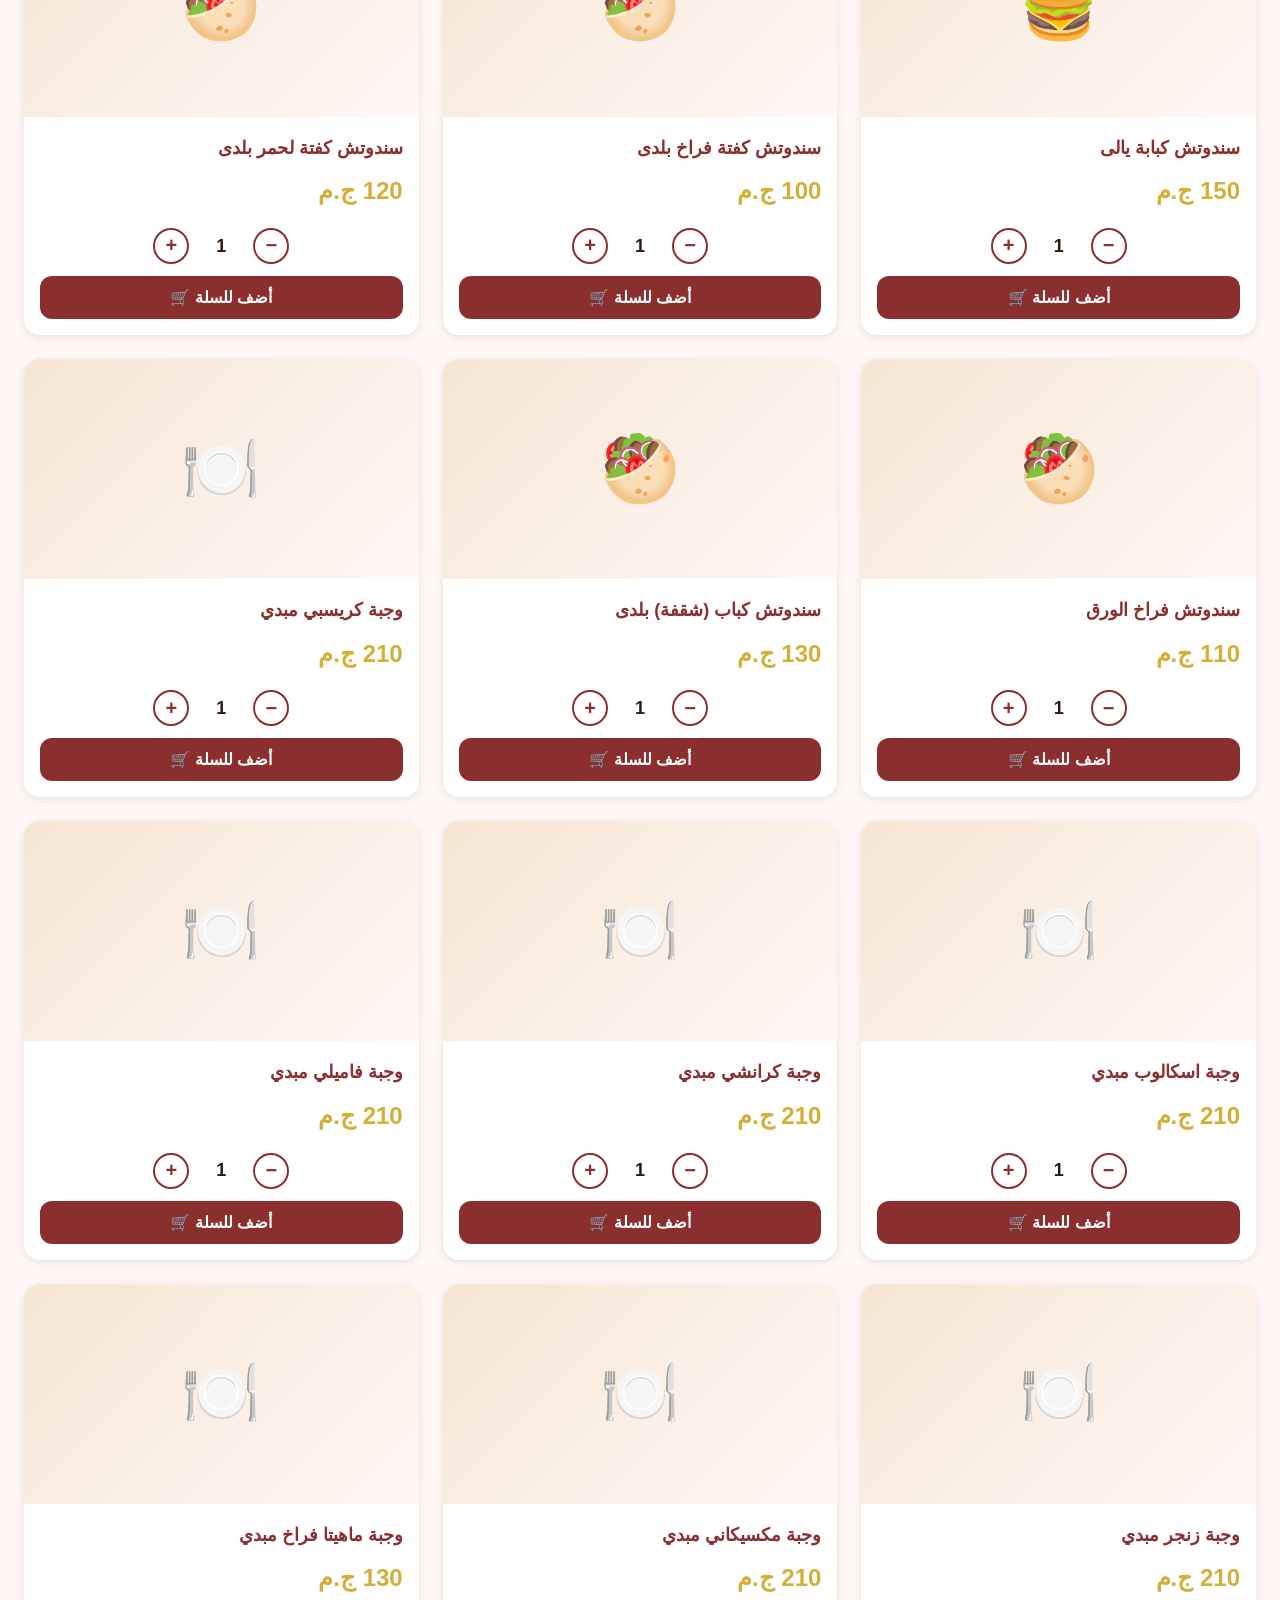
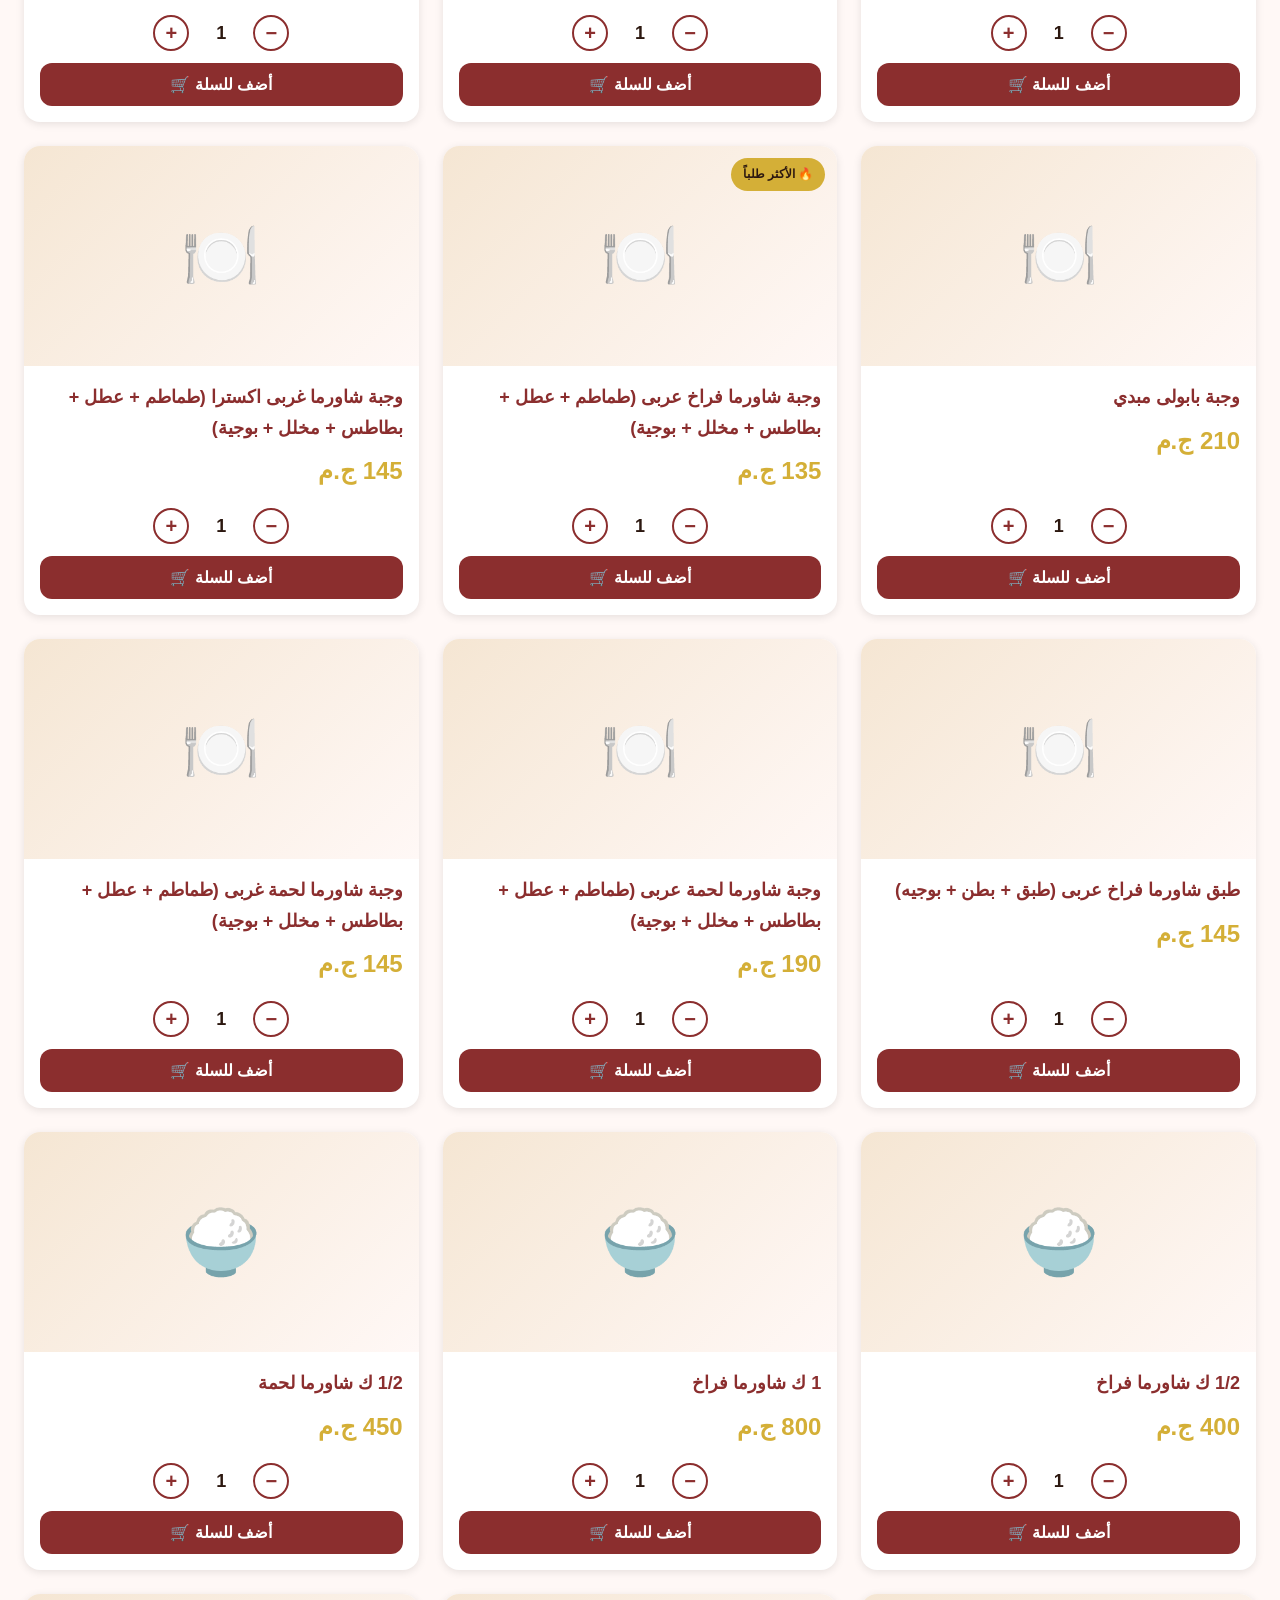
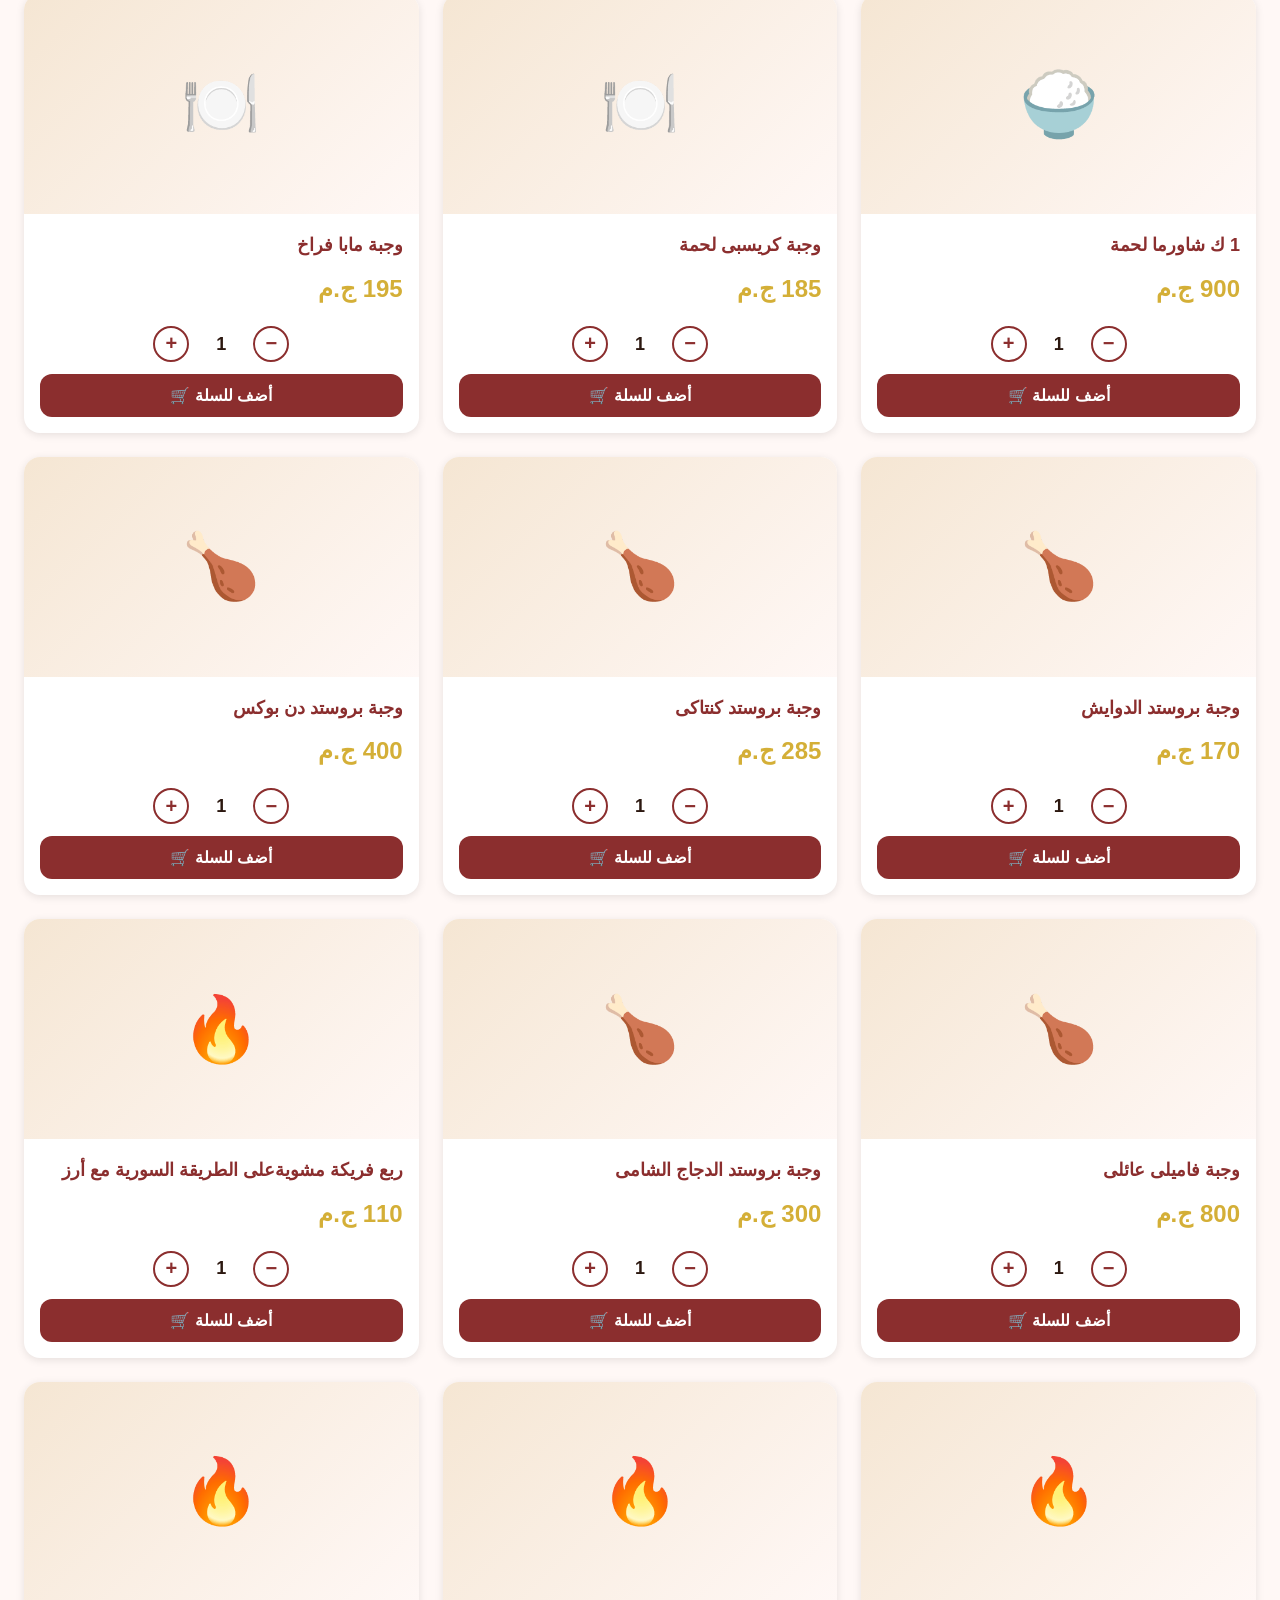
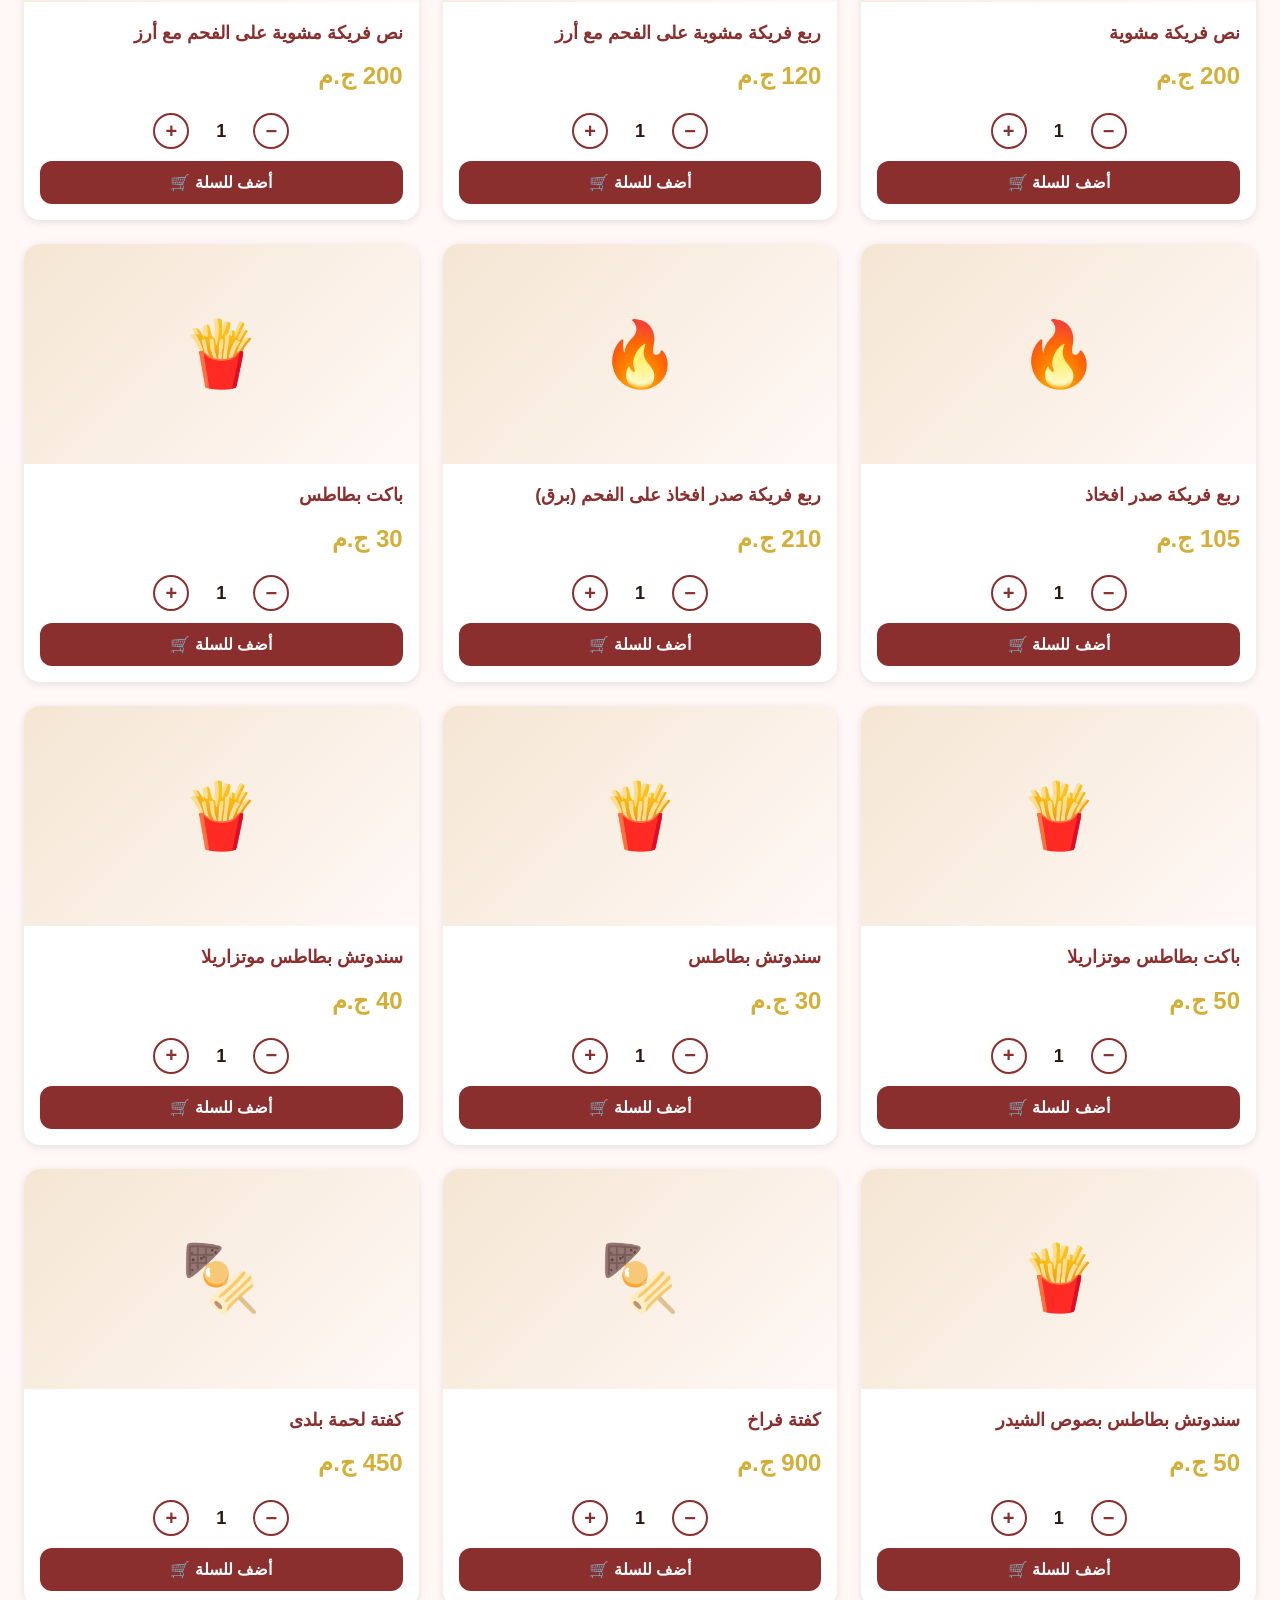
<file: menu.html>
<!DOCTYPE html>
<html lang="ar" dir="rtl">
<head>
    <meta charset="UTF-8">
    <meta name="viewport" content="width=device-width, initial-scale=1.0">
    <title>منيو مطعم الدجاج الشامي - أشهى الأطباق الشامية</title>
    <link rel="stylesheet" href="style.css">
    <link rel="stylesheet" href="menu.css">
</head>
<body>
    <!-- Navigation Bar -->
    <nav class="navbar">
        <div class="container">
            <div class="nav-brand">
                <h1>مطعم الدجاج الشامي</h1>
                <p class="nav-subtitle">El Shami Chicken</p>
            </div>
            <ul class="nav-links">
                <li><a href="index.html">الرئيسية</a></li>
                <li><a href="menu.html" class="active">المنيو</a></li>
                <li><a href="contact.html">تواصل معنا</a></li>
            </ul>
            <div class="nav-cart">
                <a href="order.html" class="cart-icon">
                    🛒
                    <span class="cart-count" id="cartCount">0</span>
                </a>
            </div>
        </div>
    </nav>

    <!-- Menu Header -->
    <section class="menu-header">
        <div class="container">
            <h1 class="page-title">منيو مطعم الدجاج الشامي</h1>
            <p class="page-subtitle">اختر من أشهى الأطباق الشامية والشرقية والغربية</p>
        </div>
    </section>

    <!-- Search & Filter Section -->
    <section class="menu-controls">
        <div class="container">
            <!-- Search Bar -->
            <div class="search-box">
                <input type="text" id="searchInput" placeholder="ابحث عن طبقك المفضل..." />
                <span class="search-icon">🔍</span>
            </div>

            <!-- Category Filter -->
            <div class="category-filter" id="categoryFilter">
                <button class="filter-btn active" data-category="all">الكل</button>
                <!-- Categories will be loaded dynamically -->
            </div>
        </div>
    </section>

    <!-- Products Grid -->
    <section class="products-section">
        <div class="container">
            <div class="products-grid" id="productsGrid">
                <!-- Products will be loaded dynamically -->
                <div class="loading">جاري تحميل المنيو...</div>
            </div>
        </div>
    </section>

    <!-- Floating Cart Summary (visible when cart has items) -->
    <div class="cart-summary-float" id="cartSummary" style="display: none;">
        <div class="cart-summary-content">
            <div class="cart-summary-header">
                <h3>سلة المشتريات</h3>
                <button class="close-cart" id="closeCartSummary">✕</button>
            </div>
            <div class="cart-items-list" id="cartItemsList">
                <!-- Cart items will be displayed here -->
            </div>
            <div class="cart-summary-footer">
                <div class="cart-total">
                    <span>الإجمالي:</span>
                    <span class="total-price" id="cartTotalPrice">0 ج.م</span>
                </div>
                <a href="order.html" class="btn btn-primary btn-block">إتمام الطلب</a>
            </div>
        </div>
    </div>

    <!-- Footer -->
    <footer class="footer">
        <div class="container">
            <div class="footer-content">
                <div class="footer-section">
                    <h3>مطعم الدجاج الشامي</h3>
                    <p>الطيبة والرائحة الزكية ريحناها</p>
                </div>
                
                <div class="footer-section">
                    <h4>روابط سريعة</h4>
                    <ul class="footer-links">
                        <li><a href="index.html">الرئيسية</a></li>
                        <li><a href="menu.html">المنيو</a></li>
                        <li><a href="contact.html">تواصل معنا</a></li>
                    </ul>
                </div>
                
                <div class="footer-section">
                    <h4>تواصل معنا</h4>
                    <p class="footer-phone">📞 012 701 251 23</p>
                </div>
                
                <div class="footer-section">
                    <h4>تابعنا</h4>
                    <div class="social-links">
                        <a href="https://www.facebook.com/ElShamiRest" target="_blank" class="social-icon facebook">فيسبوك</a>
                    </div>
                </div>
            </div>
            
            <div class="footer-bottom">
                <p>© 2026 مطعم الدجاج الشامي - جميع الحقوق محفوظة</p>
            </div>
        </div>
    </footer>

    <!-- Floating WhatsApp Button -->
    <a href="https://wa.me/+201044804508" target="_blank" class="whatsapp-float" title="تواصل معنا على واتساب">
        <span class="whatsapp-icon">💬</span>
    </a>

    <script src="cart.js"></script>
    <script src="menu.js"></script>
</body>
</html>
</file>
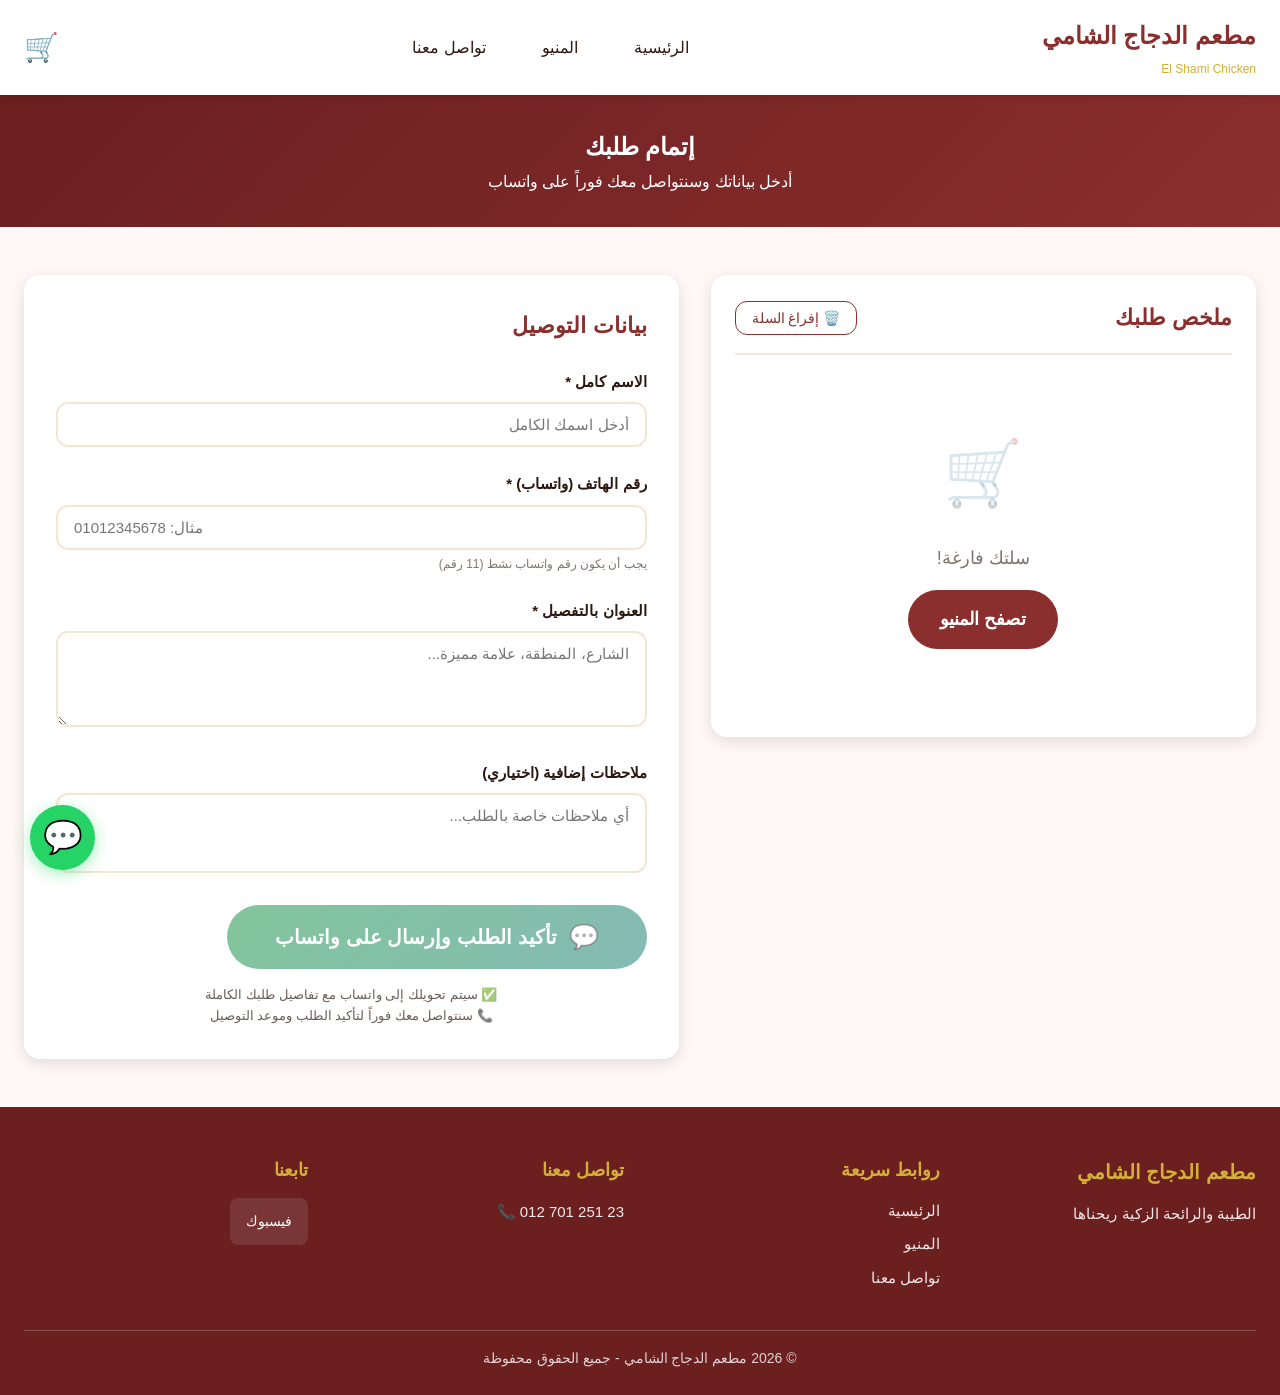
<file: order.html>
<!DOCTYPE html>
<html lang="ar" dir="rtl">
<head>
    <meta charset="UTF-8">
    <meta name="viewport" content="width=device-width, initial-scale=1.0">
    <title>إتمام الطلب - مطعم الدجاج الشامي</title>
    <link rel="stylesheet" href="style.css">
    <link rel="stylesheet" href="order.css">
</head>
<body>
    <!-- Navigation Bar -->
    <nav class="navbar">
        <div class="container">
            <div class="nav-brand">
                <h1>مطعم الدجاج الشامي</h1>
                <p class="nav-subtitle">El Shami Chicken</p>
            </div>
            <ul class="nav-links">
                <li><a href="index.html">الرئيسية</a></li>
                <li><a href="menu.html">المنيو</a></li>
                <li><a href="contact.html">تواصل معنا</a></li>
            </ul>
            <div class="nav-cart">
                <a href="order.html" class="cart-icon">
                    🛒
                    <span class="cart-count" id="cartCount">0</span>
                </a>
            </div>
        </div>
    </nav>

    <!-- Order Page Header -->
    <section class="order-header">
        <div class="container">
            <h1 class="page-title">إتمام طلبك</h1>
            <p class="page-subtitle">أدخل بياناتك وسنتواصل معك فوراً على واتساب</p>
        </div>
    </section>

    <!-- Order Content -->
    <section class="order-section">
        <div class="container">
            <div class="order-layout">
                <!-- Order Summary (Right Side) -->
                <div class="order-summary-card">
                    <div class="summary-header">
                        <h2>ملخص طلبك</h2>
                        <button class="clear-cart-btn" id="clearCartBtn">🗑️ إفراغ السلة</button>
                    </div>
                    
                    <div class="order-items" id="orderItems">
                        <!-- Cart items will be displayed here -->
                        <div class="empty-cart" id="emptyCartMessage">
                            <span class="empty-icon">🛒</span>
                            <p>سلتك فارغة!</p>
                            <a href="menu.html" class="btn btn-secondary">تصفح المنيو</a>
                        </div>
                    </div>
                    
                    <div class="order-totals" id="orderTotals" style="display: none;">
                        <div class="total-row">
                            <span>مجموع الأصناف:</span>
                            <span id="subtotal">0 ج.م</span>
                        </div>
                        <div class="total-row">
                            <span>رسوم التوصيل:</span>
                            <span id="deliveryFee">10 ج.م</span>
                        </div>
                        <div class="total-row total-final">
                            <span>الإجمالي:</span>
                            <span id="finalTotal">0 ج.م</span>
                        </div>
                    </div>
                </div>

                <!-- Customer Info Form (Left Side) -->
                <div class="customer-form-card">
                    <h2>بيانات التوصيل</h2>
                    
                    <form id="orderForm">
                        <div class="form-group">
                            <label for="customerName">الاسم كامل *</label>
                            <input type="text" id="customerName" name="customerName" required placeholder="أدخل اسمك الكامل">
                        </div>

                        <div class="form-group">
                            <label for="customerPhone">رقم الهاتف (واتساب) *</label>
                            <input type="tel" id="customerPhone" name="customerPhone" required placeholder="مثال: 01012345678" pattern="[0-9]{11}">
                            <span class="form-hint">يجب أن يكون رقم واتساب نشط (11 رقم)</span>
                        </div>

                        <div class="form-group">
                            <label for="customerAddress">العنوان بالتفصيل *</label>
                            <textarea id="customerAddress" name="customerAddress" required placeholder="الشارع، المنطقة، علامة مميزة..." rows="4"></textarea>
                        </div>

                        <div class="form-group">
                            <label for="customerNotes">ملاحظات إضافية (اختياري)</label>
                            <textarea id="customerNotes" name="customerNotes" placeholder="أي ملاحظات خاصة بالطلب..." rows="3"></textarea>
                        </div>

                        <button type="submit" class="btn btn-whatsapp btn-large btn-block" id="submitOrderBtn">
                            <span class="whatsapp-btn-icon">💬</span>
                            تأكيد الطلب وإرسال على واتساب
                        </button>
                        
                        <p class="form-note">
                            ✅ سيتم تحويلك إلى واتساب مع تفاصيل طلبك الكاملة<br>
                            📞 سنتواصل معك فوراً لتأكيد الطلب وموعد التوصيل
                        </p>
                    </form>
                </div>
            </div>
        </div>
    </section>

    <!-- Footer -->
    <footer class="footer">
        <div class="container">
            <div class="footer-content">
                <div class="footer-section">
                    <h3>مطعم الدجاج الشامي</h3>
                    <p>الطيبة والرائحة الزكية ريحناها</p>
                </div>
                
                <div class="footer-section">
                    <h4>روابط سريعة</h4>
                    <ul class="footer-links">
                        <li><a href="index.html">الرئيسية</a></li>
                        <li><a href="menu.html">المنيو</a></li>
                        <li><a href="contact.html">تواصل معنا</a></li>
                    </ul>
                </div>
                
                <div class="footer-section">
                    <h4>تواصل معنا</h4>
                    <p class="footer-phone">📞 012 701 251 23</p>
                </div>
                
                <div class="footer-section">
                    <h4>تابعنا</h4>
                    <div class="social-links">
                        <a href="https://www.facebook.com/ElShamiRest" target="_blank" class="social-icon facebook">فيسبوك</a>
                    </div>
                </div>
            </div>
            
            <div class="footer-bottom">
                <p>© 2026 مطعم الدجاج الشامي - جميع الحقوق محفوظة</p>
            </div>
        </div>
    </footer>

    <!-- Floating WhatsApp Button -->
    <a href="https://wa.me/+201044804508" target="_blank" class="whatsapp-float" title="تواصل معنا على واتساب">
        <span class="whatsapp-icon">💬</span>
    </a>

    <script src="cart.js"></script>
    <script src="order.js"></script>
</body>
</html>
</file>
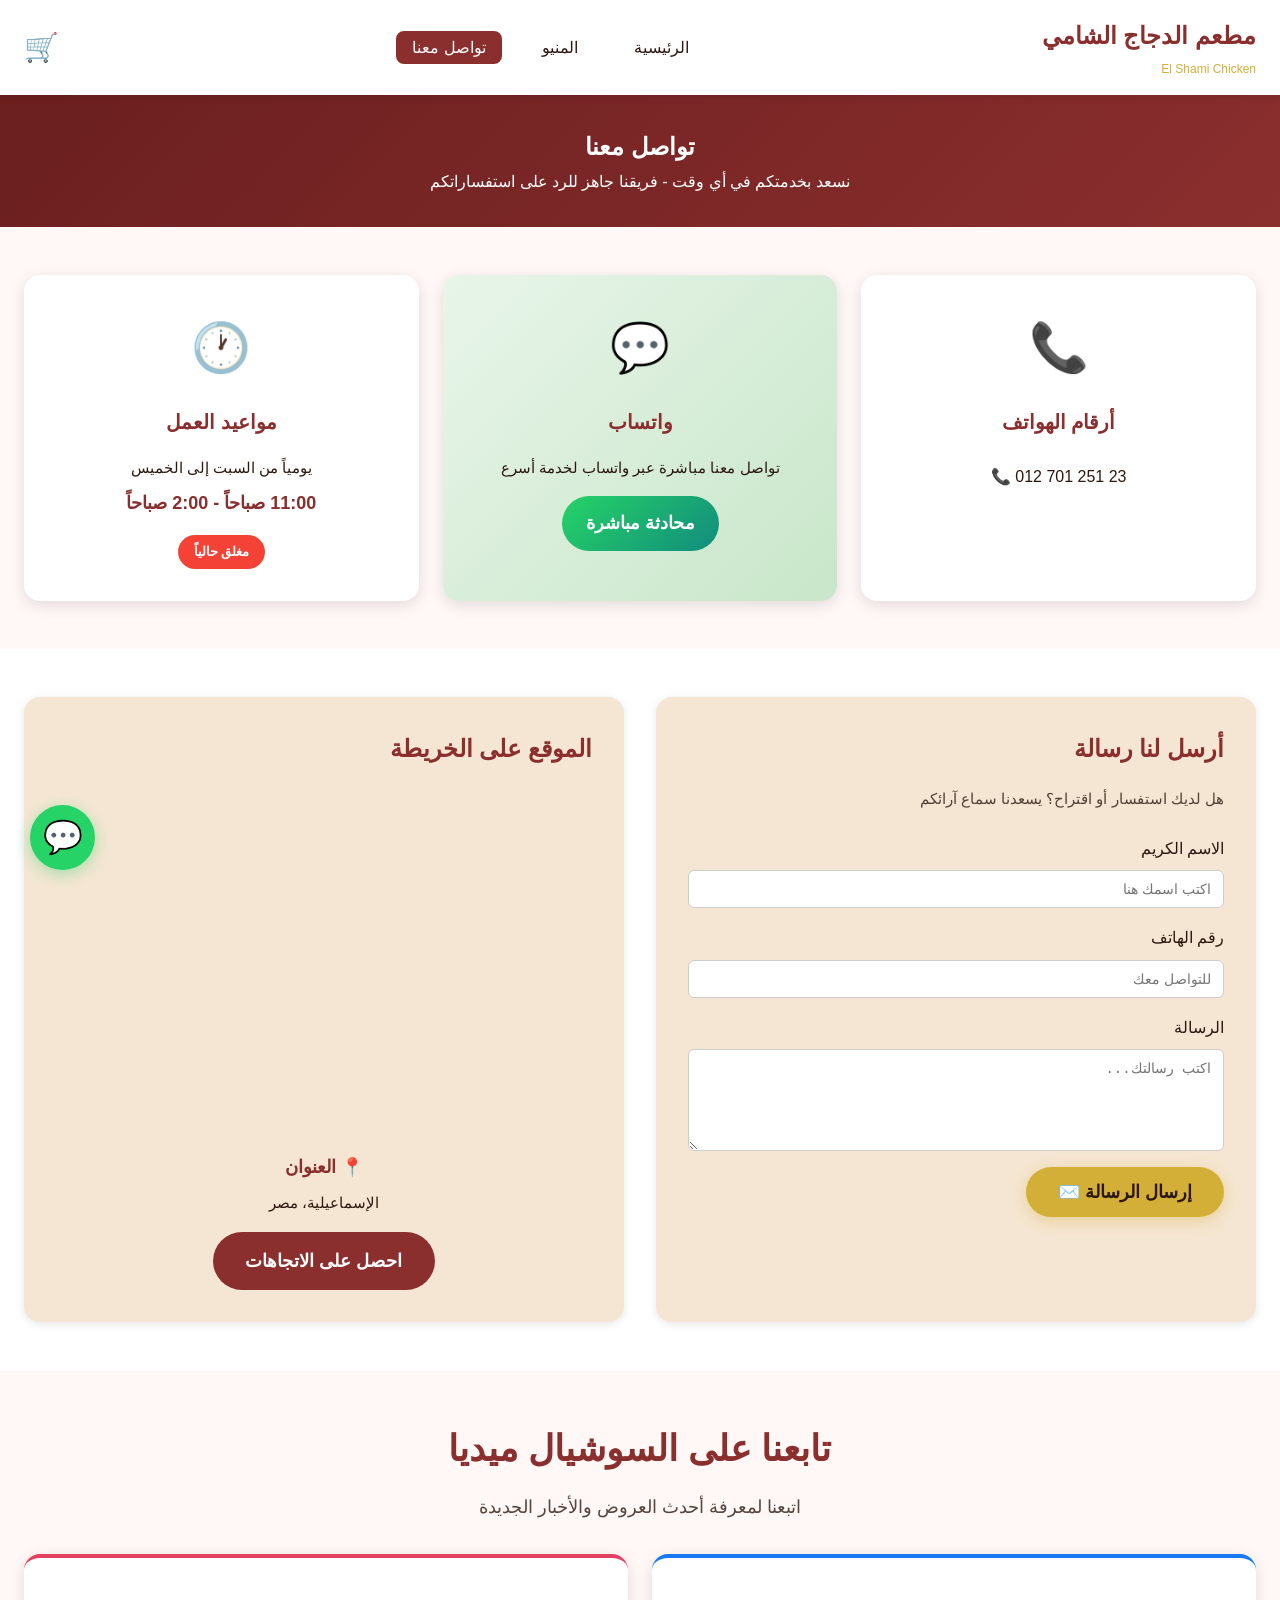
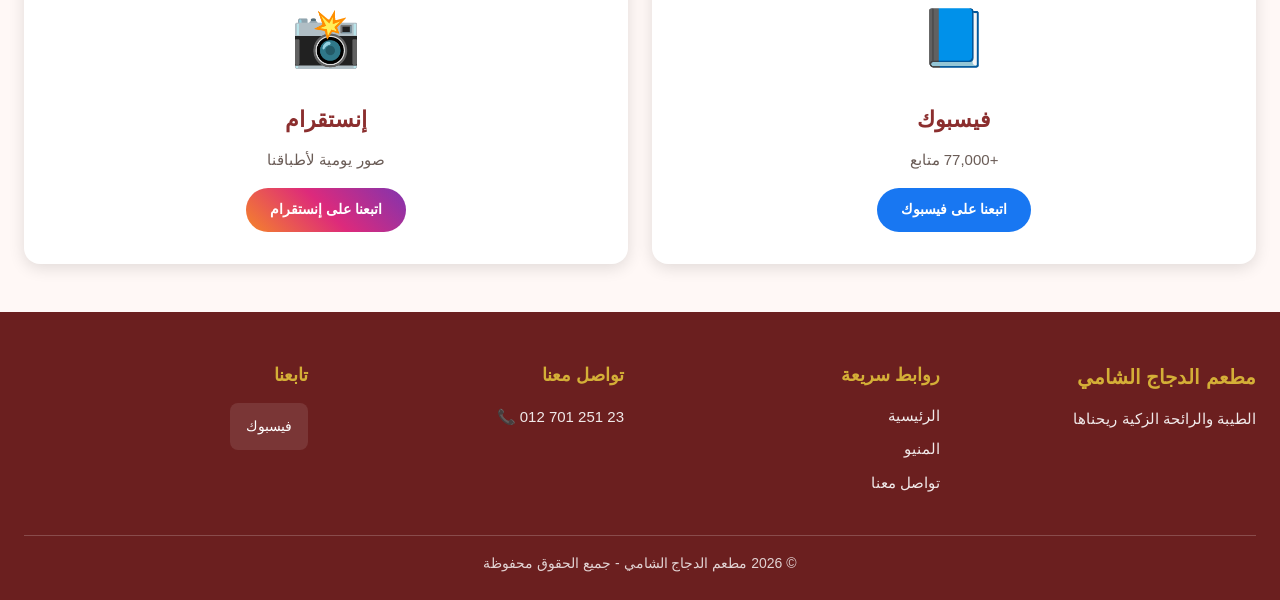
<file: El-Shamy/HTML/contact.html>
<!DOCTYPE html>
<html lang="ar" dir="rtl">
<head>
    <meta charset="UTF-8">
    <meta name="viewport" content="width=device-width, initial-scale=1.0">
    <title>تواصل معنا - مطعم الدجاج الشامي</title>
    <link rel="stylesheet" href="../CSS/style.css">
    <link rel="stylesheet" href="../CSS/contact.css">
</head>
<body>
    <!-- Navigation Bar -->
    <nav class="navbar">
        <div class="container">
            <div class="nav-brand">
                <h1>مطعم الدجاج الشامي</h1>
                <p class="nav-subtitle">El Shami Chicken</p>
            </div>
            <ul class="nav-links">
                <li><a href="index.html">الرئيسية</a></li>
                <li><a href="menu.html">المنيو</a></li>
                <li><a href="contact.html" class="active">تواصل معنا</a></li>
            </ul>
            <div class="nav-cart">
                <a href="order.html" class="cart-icon">
                    🛒
                    <span class="cart-count" id="cartCount">0</span>
                </a>
            </div>
        </div>
    </nav>

    <!-- Contact Header -->
    <section class="contact-header">
        <div class="container">
            <h1 class="page-title">تواصل معنا</h1>
            <p class="page-subtitle">نسعد بخدمتكم في أي وقت - فريقنا جاهز للرد على استفساراتكم</p>
        </div>
    </section>

    <!-- Contact Info Cards -->
    <section class="contact-info-section">
        <div class="container">
            <div class="contact-cards-grid">
                <!-- Phone Card -->
                <div class="contact-card">
                    <div class="contact-icon phone-icon">📞</div>
                    <h3>أرقام الهواتف</h3>
                    <div class="contact-details">
                        <a href="tel:01200287578" class="phone-link">📞 012 701 251 23</a>
                    </div>
                </div>

                <!-- WhatsApp Card -->
                <div class="contact-card whatsapp-card">
                    <div class="contact-icon whatsapp-icon">💬</div>
                    <h3>واتساب</h3>
                    <p>تواصل معنا مباشرة عبر واتساب لخدمة أسرع</p>
                    <a href="https://wa.me/201200287578" target="_blank" class="btn btn-whatsapp">
                        محادثة مباشرة
                    </a>
                </div>

                <!-- Working Hours Card -->
                <div class="contact-card">
                    <div class="contact-icon clock-icon">🕐</div>
                    <h3>مواعيد العمل</h3>
                    <div class="working-hours">
                        <div class="hours-row">
                            <span>يومياً من السبت إلى الخميس</span>
                        </div>
                        <div class="hours-time">11:00 صباحاً - 2:00 صباحاً</div>
                        <div class="status-badge open">مفتوح الآن</div>
                    </div>
                </div>
            </div>
        </div>
    </section>

    <!-- Contact Form & Map -->
    <section class="contact-main-section">
        <div class="container">
            <div class="contact-layout">
                <!-- Contact Form -->
                <div class="contact-form-card">
                    <h2>أرسل لنا رسالة</h2>
                    <p class="form-intro">هل لديك استفسار أو اقتراح؟ يسعدنا سماع آرائكم</p>
                    
                    <form id="contactForm">
                        <div class="form-group">
                            <label for="contactName">الاسم الكريم</label>
                            <input type="text" id="contactName" name="contactName" required placeholder="اكتب اسمك هنا">
                        </div>

                        <div class="form-group">
                            <label for="contactInfo">رقم الهاتف</label>
                            <input type="text" id="contactInfo" name="contactInfo" required placeholder="للتواصل معك">
                        </div>

                        <div class="form-group">
                            <label for="contactMessage">الرسالة</label>
                            <textarea id="contactMessage" name="contactMessage" required placeholder="اكتب رسالتك..." rows="5"></textarea>
                        </div>

                        <button type="submit" class="btn btn-primary btn-block">
                            إرسال الرسالة ✉️
                        </button>
                    </form>
                </div>

                <!-- Map -->
                <div class="map-card">
                    <h2>الموقع على الخريطة</h2>
                    <div class="map-wrapper">
                        <iframe 
                            src="https://www.google.com/maps/embed?pb=!1m18!1m12!1m3!1d27551.89556045984!2d32.26!3d30.59!2m3!1f0!2f0!3f0!3m2!1i1024!2i768!4f13.1!3m3!1m2!1s0x14f990e0b4a8a9c9%3A0x5c9c8e9c8e9c8e9c!2sIsmailia%2C%20Egypt!5e0!3m2!1sen!2seg!4v1234567890"
                            width="100%" 
                            height="100%" 
                            style="border:0; border-radius: 12px;" 
                            allowfullscreen="" 
                            loading="lazy">
                        </iframe>
                    </div>
                    <div class="location-info">
                        <h3>📍 العنوان</h3>
                        <p>الإسماعيلية، مصر</p>
                        <a href="https://maps.app.goo.gl/FT3ThQCLLrSuwWSB6?g_st=aw" target="_blank" class="btn btn-secondary">
                            احصل على الاتجاهات
                        </a>
                    </div>
                </div>
            </div>
        </div>
    </section>

    <!-- Social Media Section -->
    <section class="social-section">
        <div class="container">
            <h2 class="section-title">تابعنا على السوشيال ميديا</h2>
            <p class="section-subtitle">اتبعنا لمعرفة أحدث العروض والأخبار الجديدة</p>
            
            <div class="social-cards">
                <a href="https://www.facebook.com/ElShamiRest" target="_blank" class="social-card facebook-card">
                    <div class="social-card-icon">📘</div>
                    <h3>فيسبوك</h3>
                    <p>+77,000 متابع</p>
                    <span class="follow-btn">اتبعنا على فيسبوك</span>
                </a>

                <a href="#" target="_blank" class="social-card instagram-card">
                    <div class="social-card-icon">📸</div>
                    <h3>إنستقرام</h3>
                    <p>صور يومية لأطباقنا</p>
                    <span class="follow-btn">اتبعنا على إنستقرام</span>
                </a>
            </div>
        </div>
    </section>

    <!-- Footer -->
    <footer class="footer">
        <div class="container">
            <div class="footer-content">
                <div class="footer-section">
                    <h3>مطعم الدجاج الشامي</h3>
                    <p>الطيبة والرائحة الزكية ريحناها</p>
                </div>
                
                <div class="footer-section">
                    <h4>روابط سريعة</h4>
                    <ul class="footer-links">
                        <li><a href="index.html">الرئيسية</a></li>
                        <li><a href="menu.html">المنيو</a></li>
                        <li><a href="contact.html">تواصل معنا</a></li>
                    </ul>
                </div>
                
                <div class="footer-section">
                    <h4>تواصل معنا</h4>
                      <p class="footer-phone">📞 012 701 251 23</p>
                </div>
                
                <div class="footer-section">
                    <h4>تابعنا</h4>
                    <div class="social-links">
                        <a href="https://www.facebook.com/ElShamiRest" target="_blank" class="social-icon facebook">فيسبوك</a>
                    </div>
                </div>
            </div>
            
            <div class="footer-bottom">
                <p>© 2026 مطعم الدجاج الشامي - جميع الحقوق محفوظة</p>
            </div>
        </div>
    </footer>

    <!-- Floating WhatsApp Button -->
    <a href="https://wa.me/+201044804508" target="_blank" class="whatsapp-float" title="تواصل معنا على واتساب">
        <span class="whatsapp-icon">💬</span>
    </a>

    <script src="../JS/cart.js"></script>
    <script src="../JS/contact.js"></script>
</body>
</html>
</file>
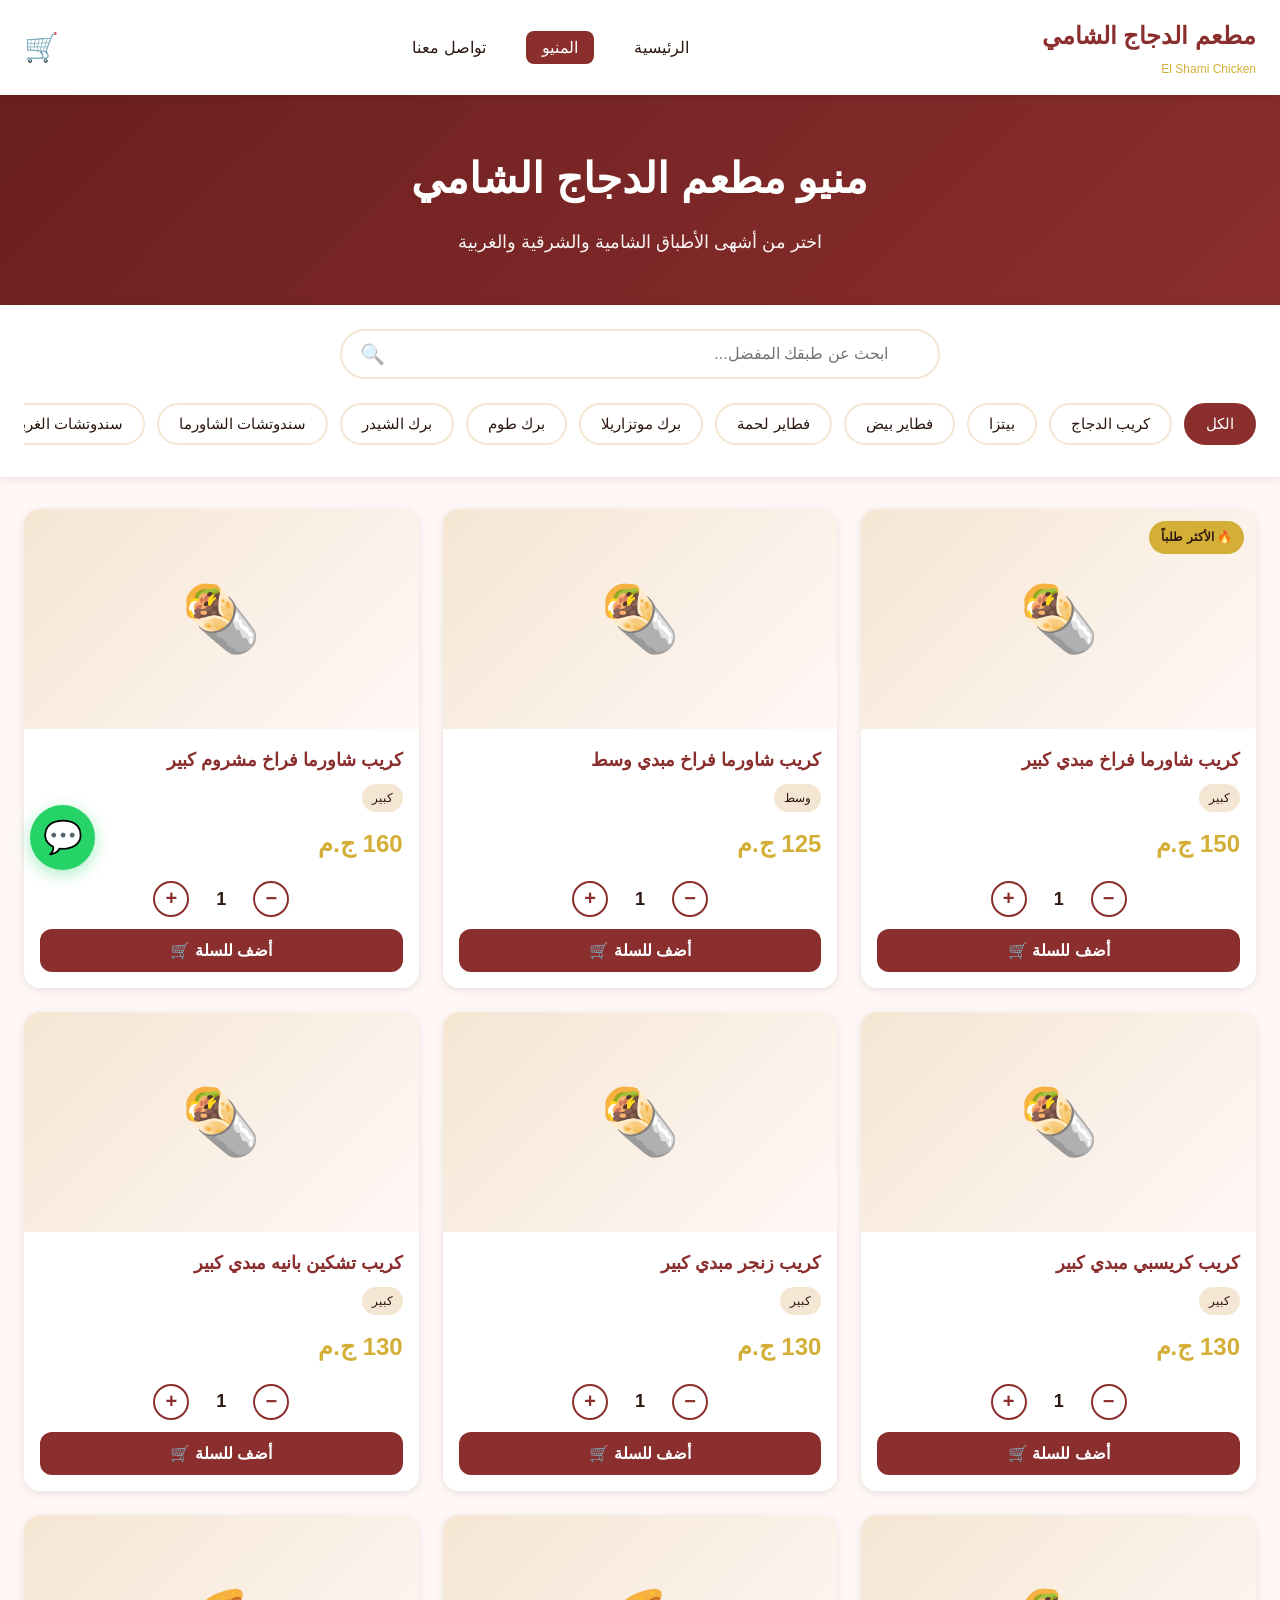
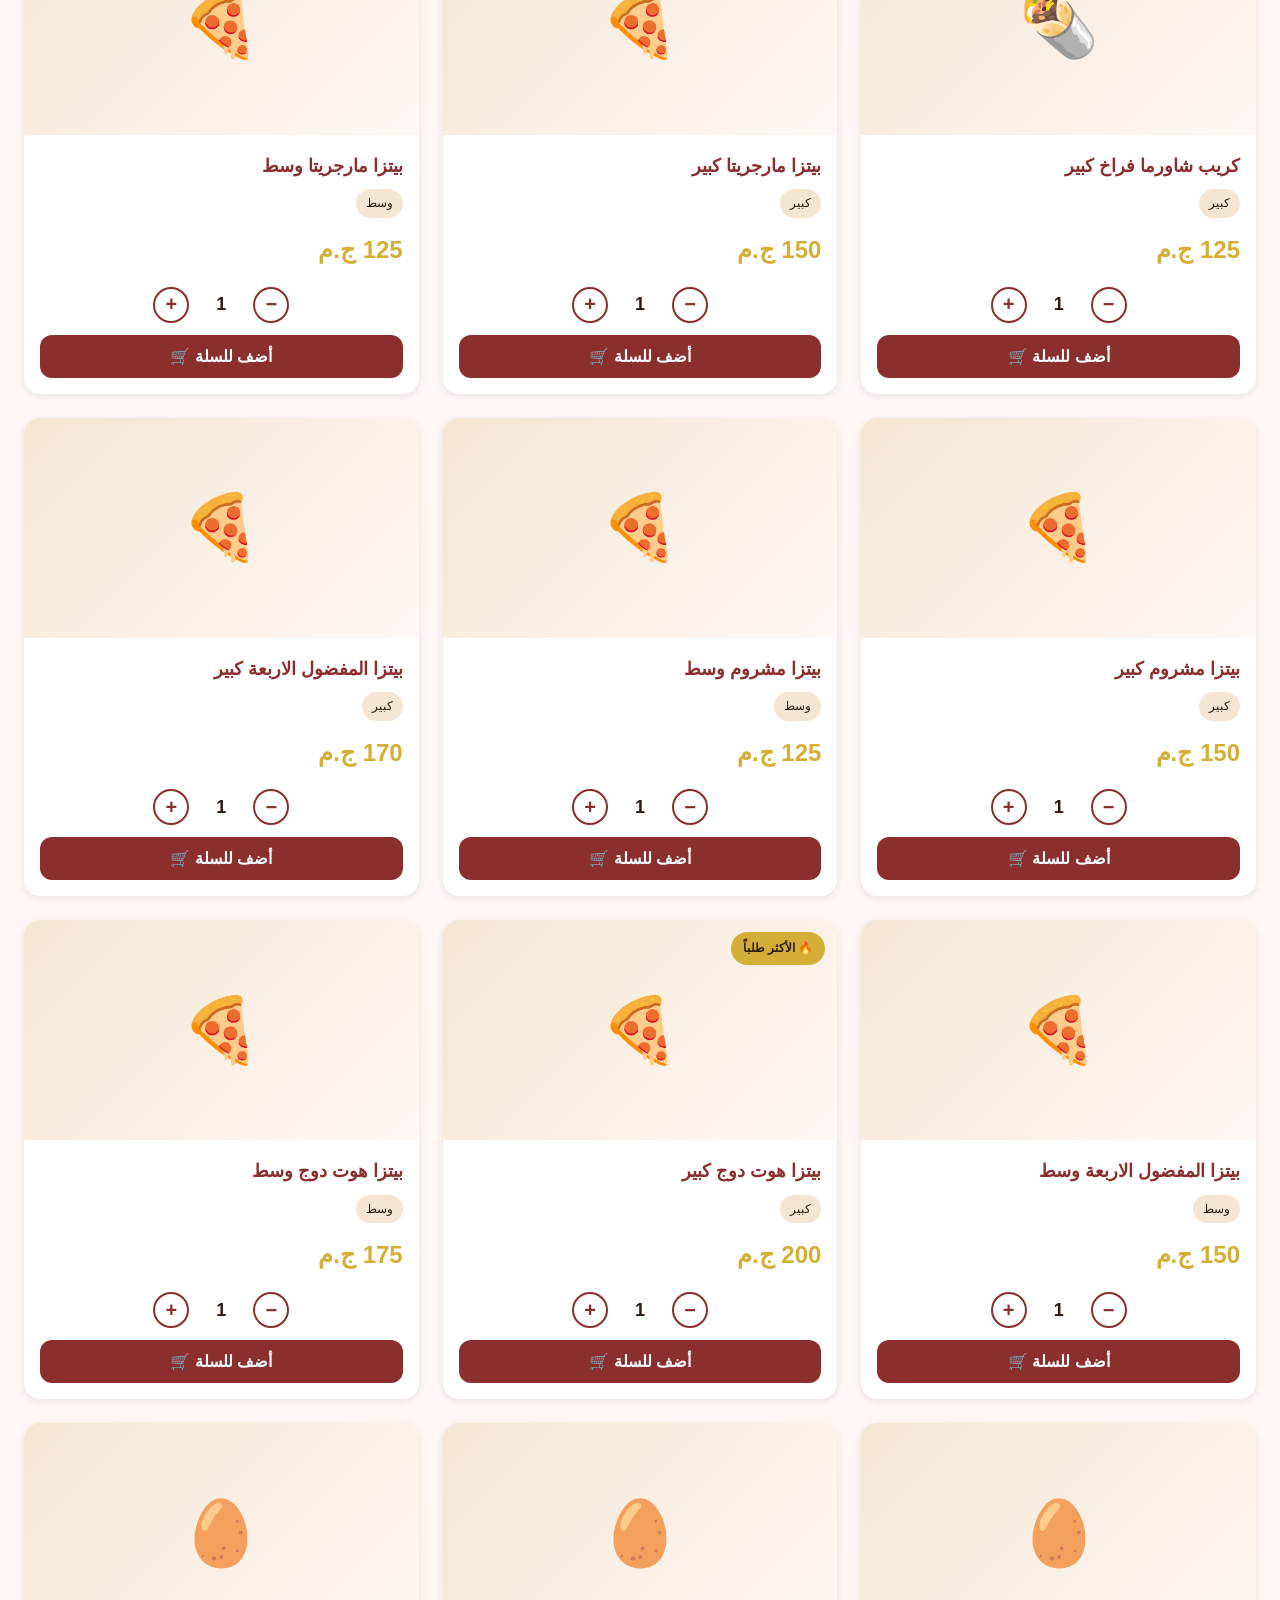
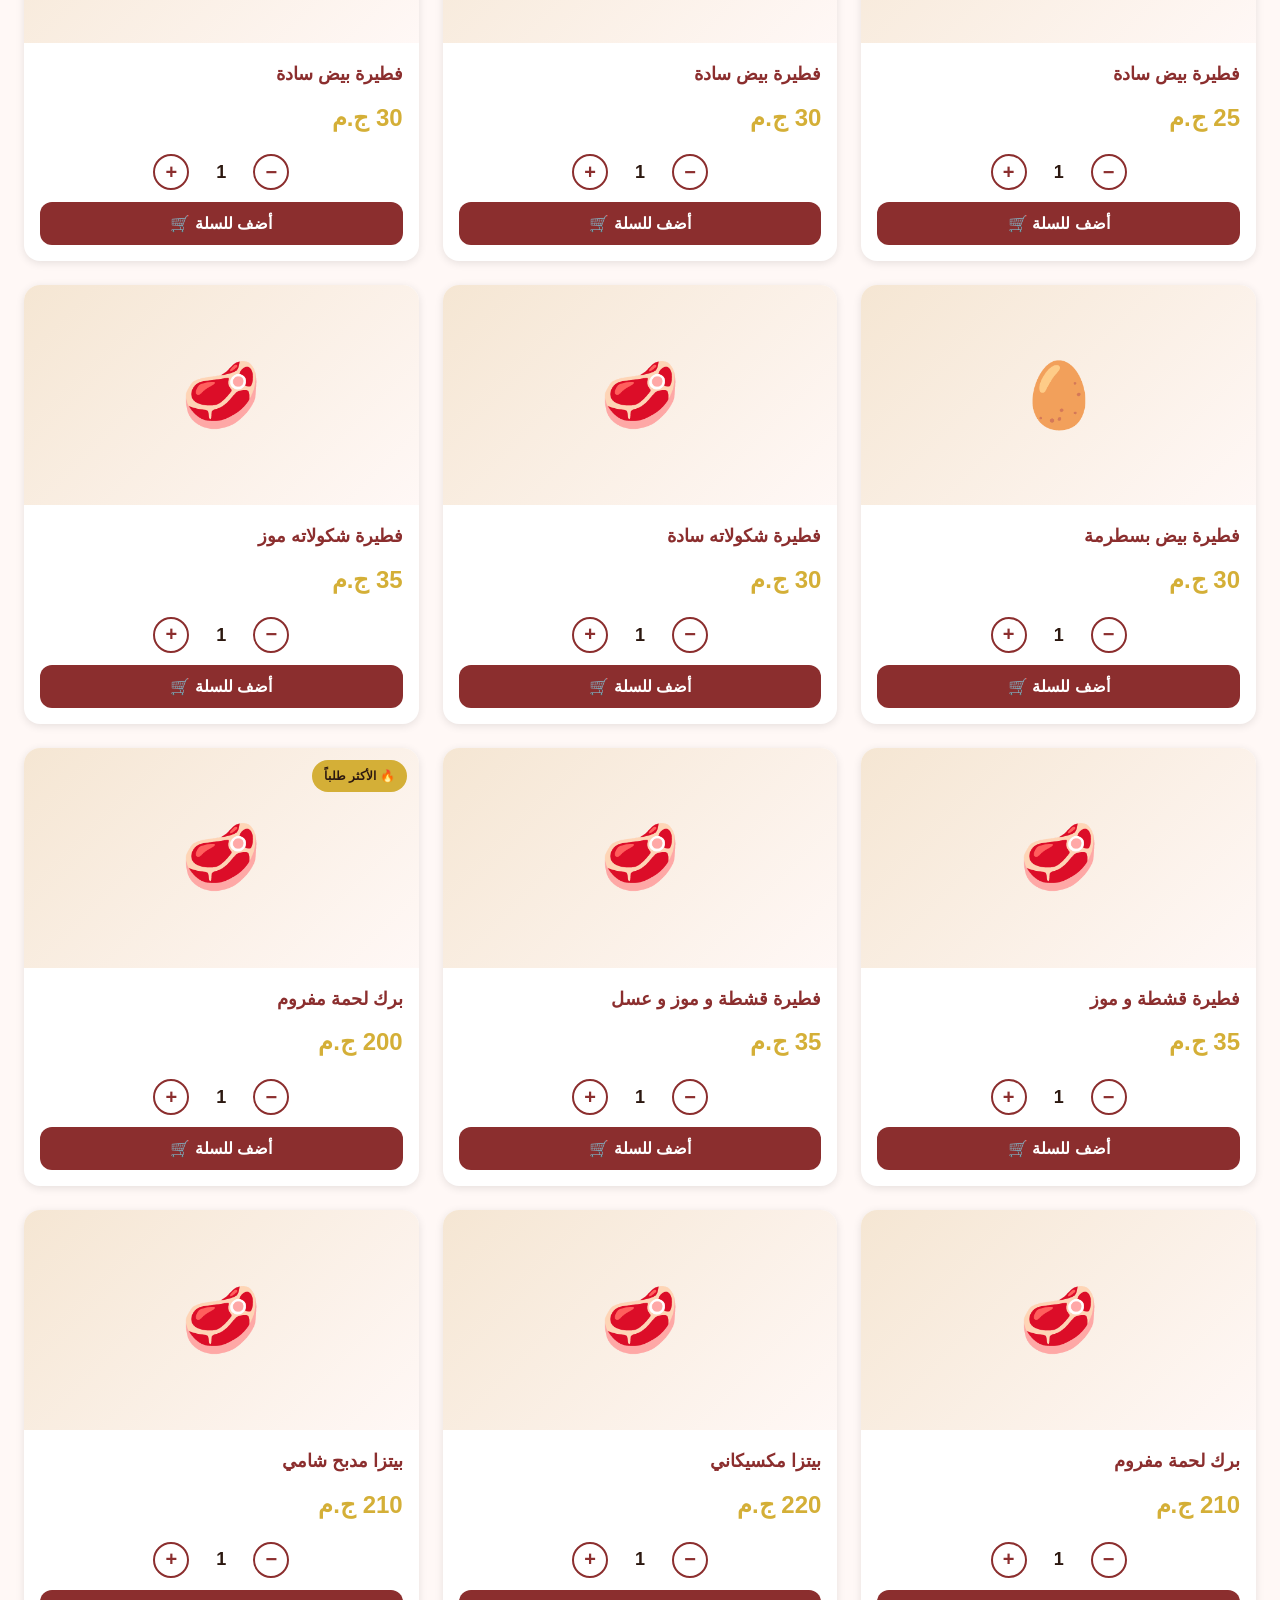
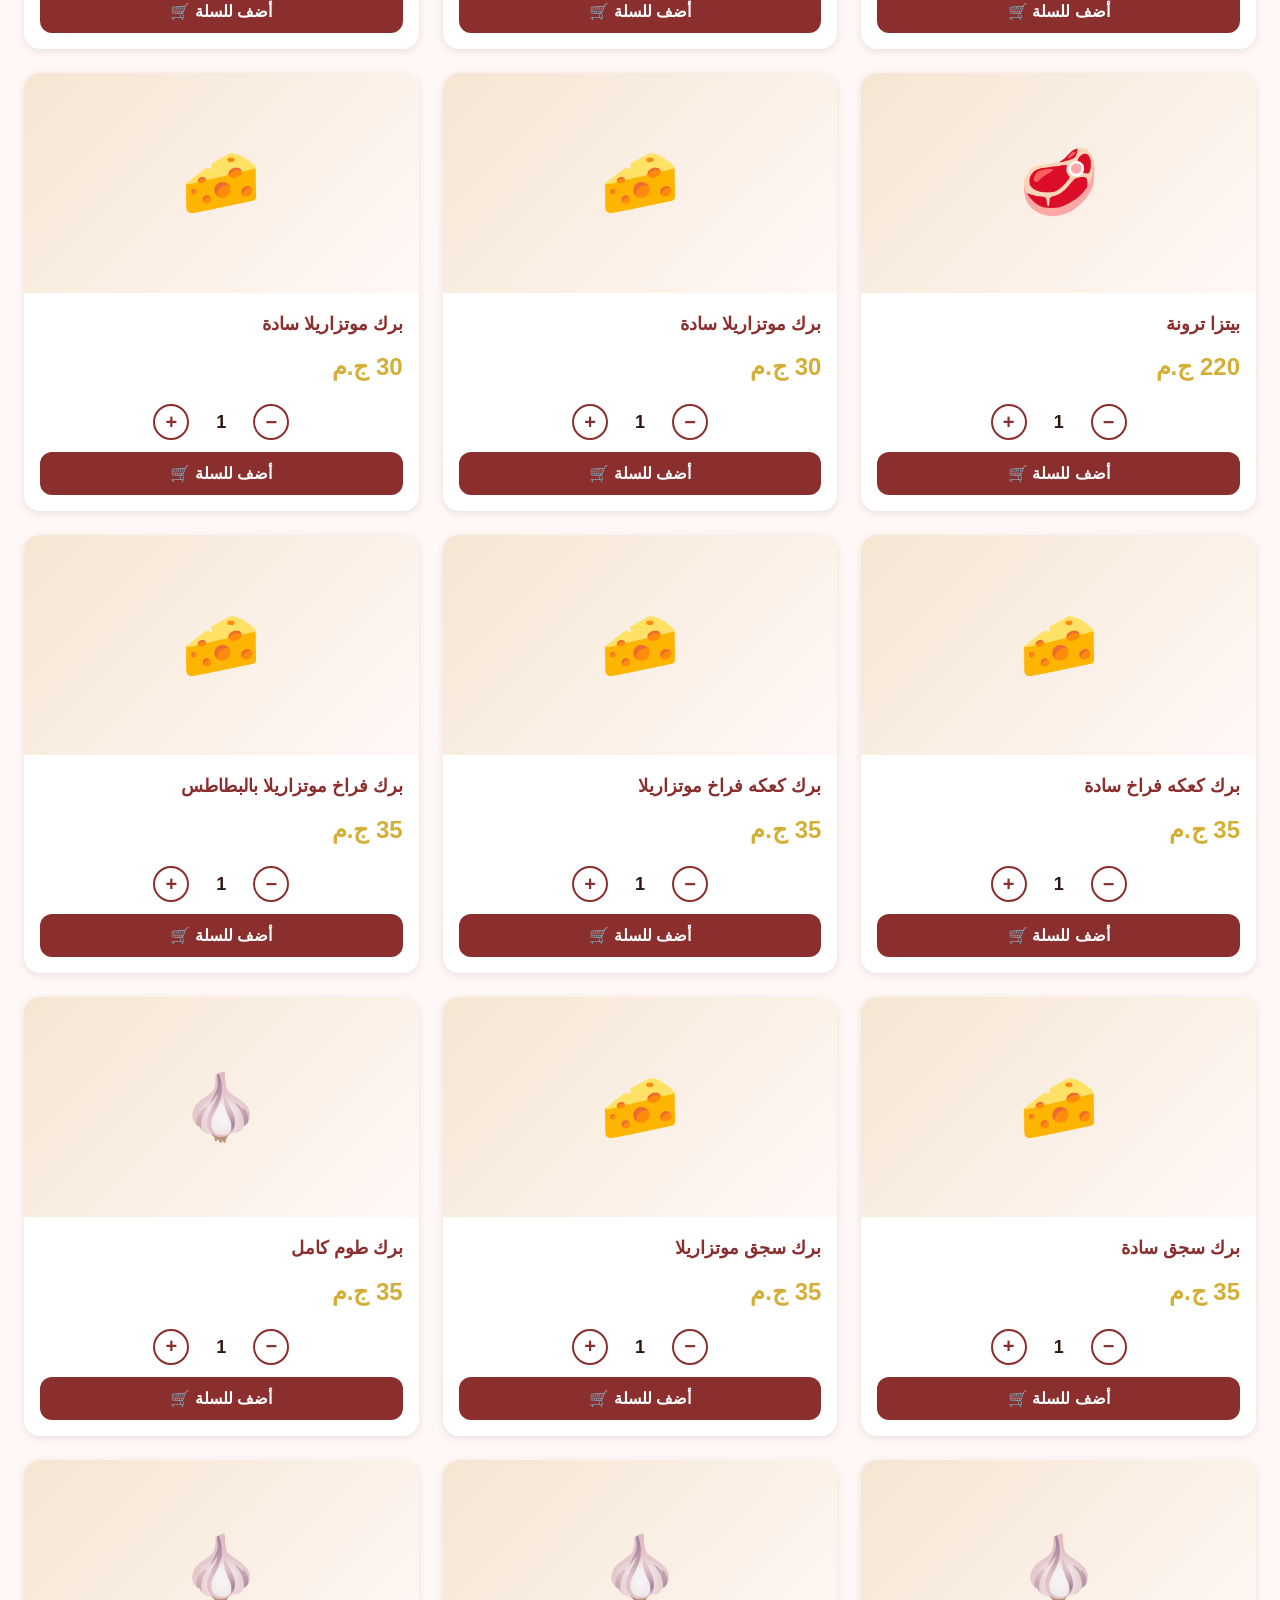
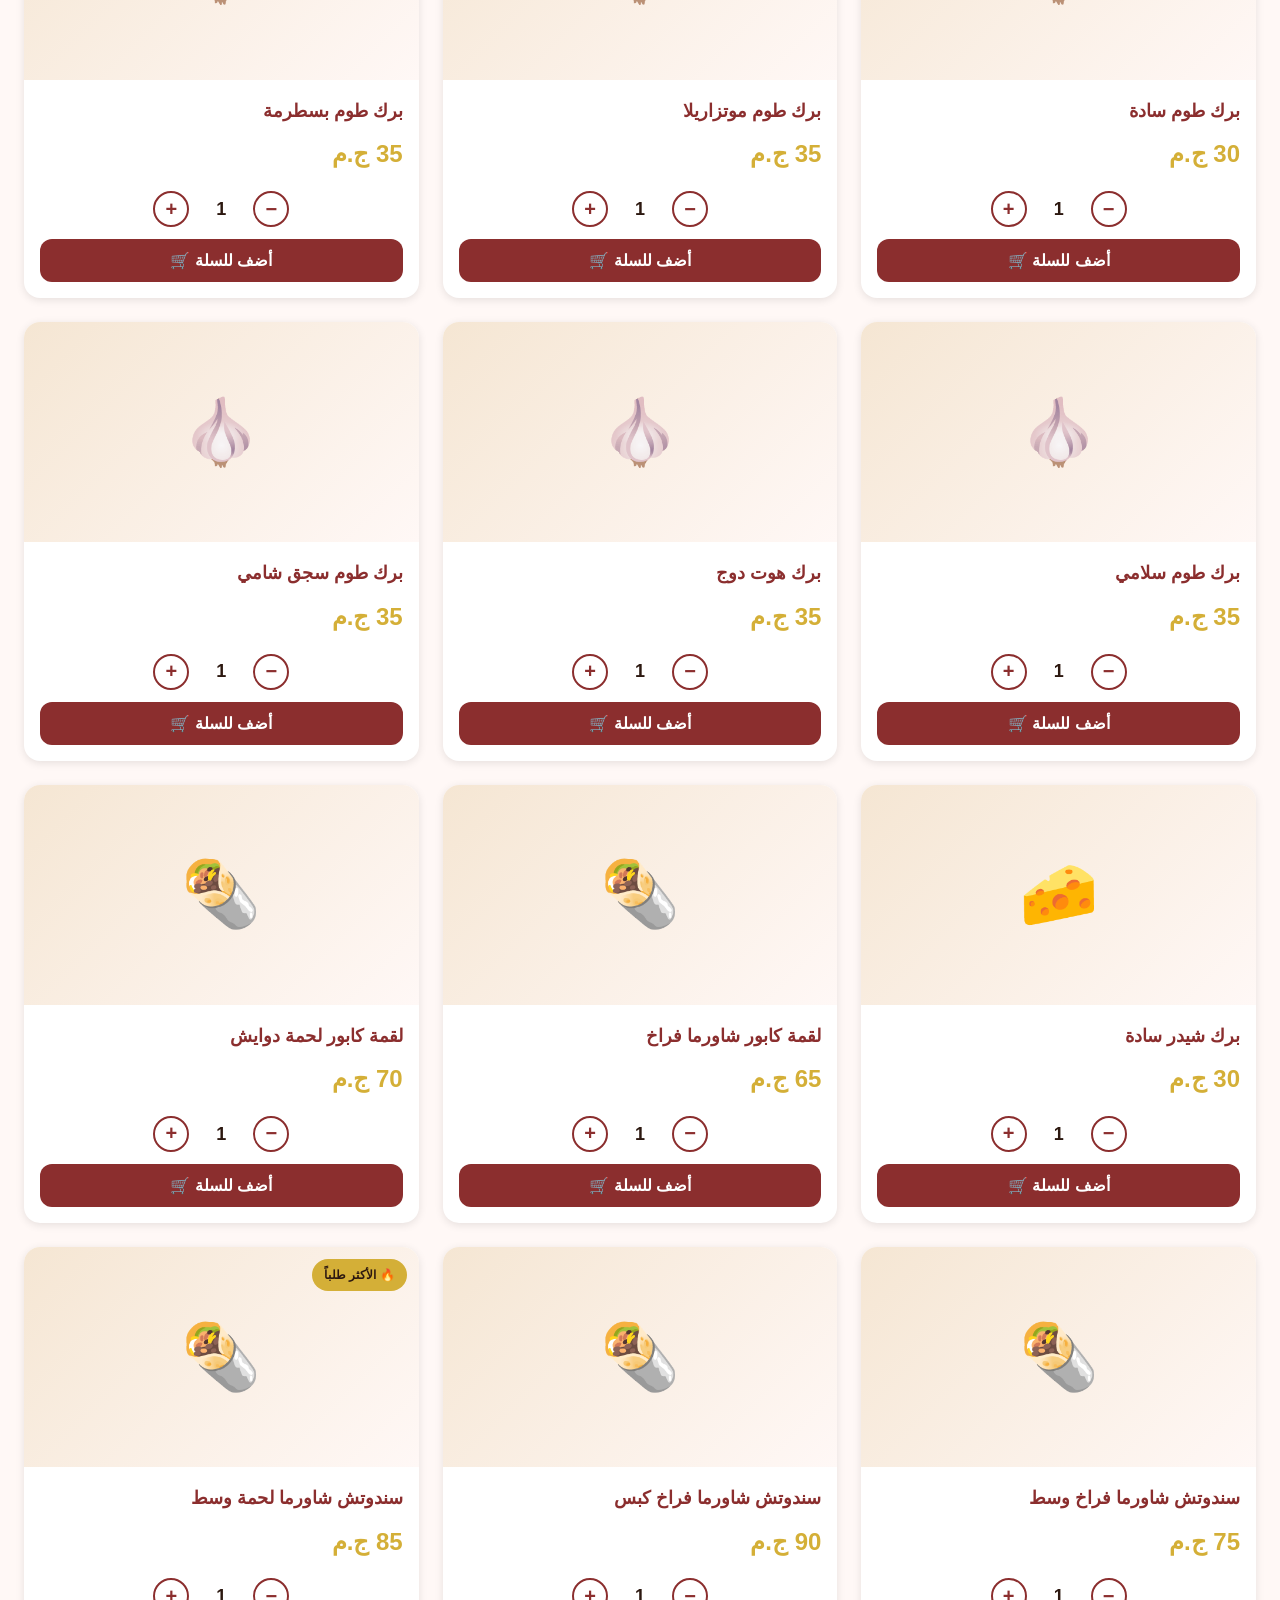
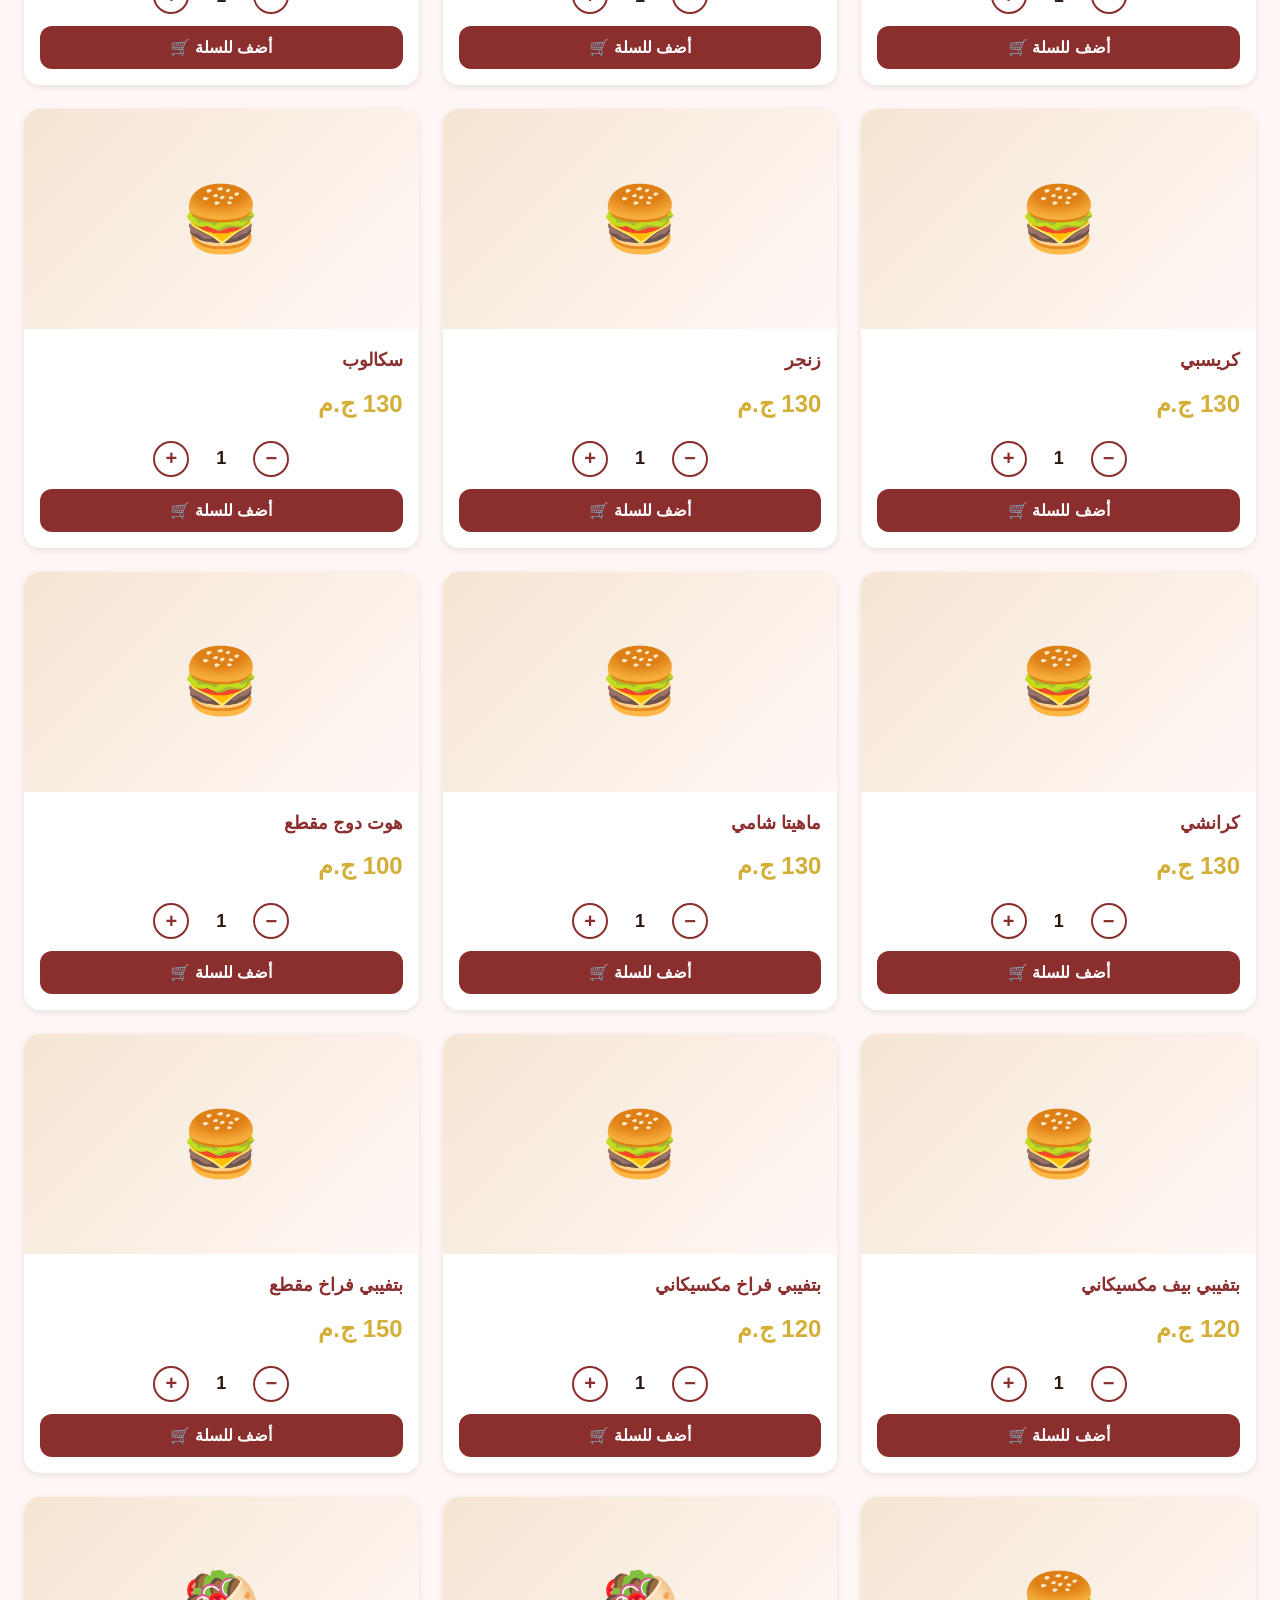
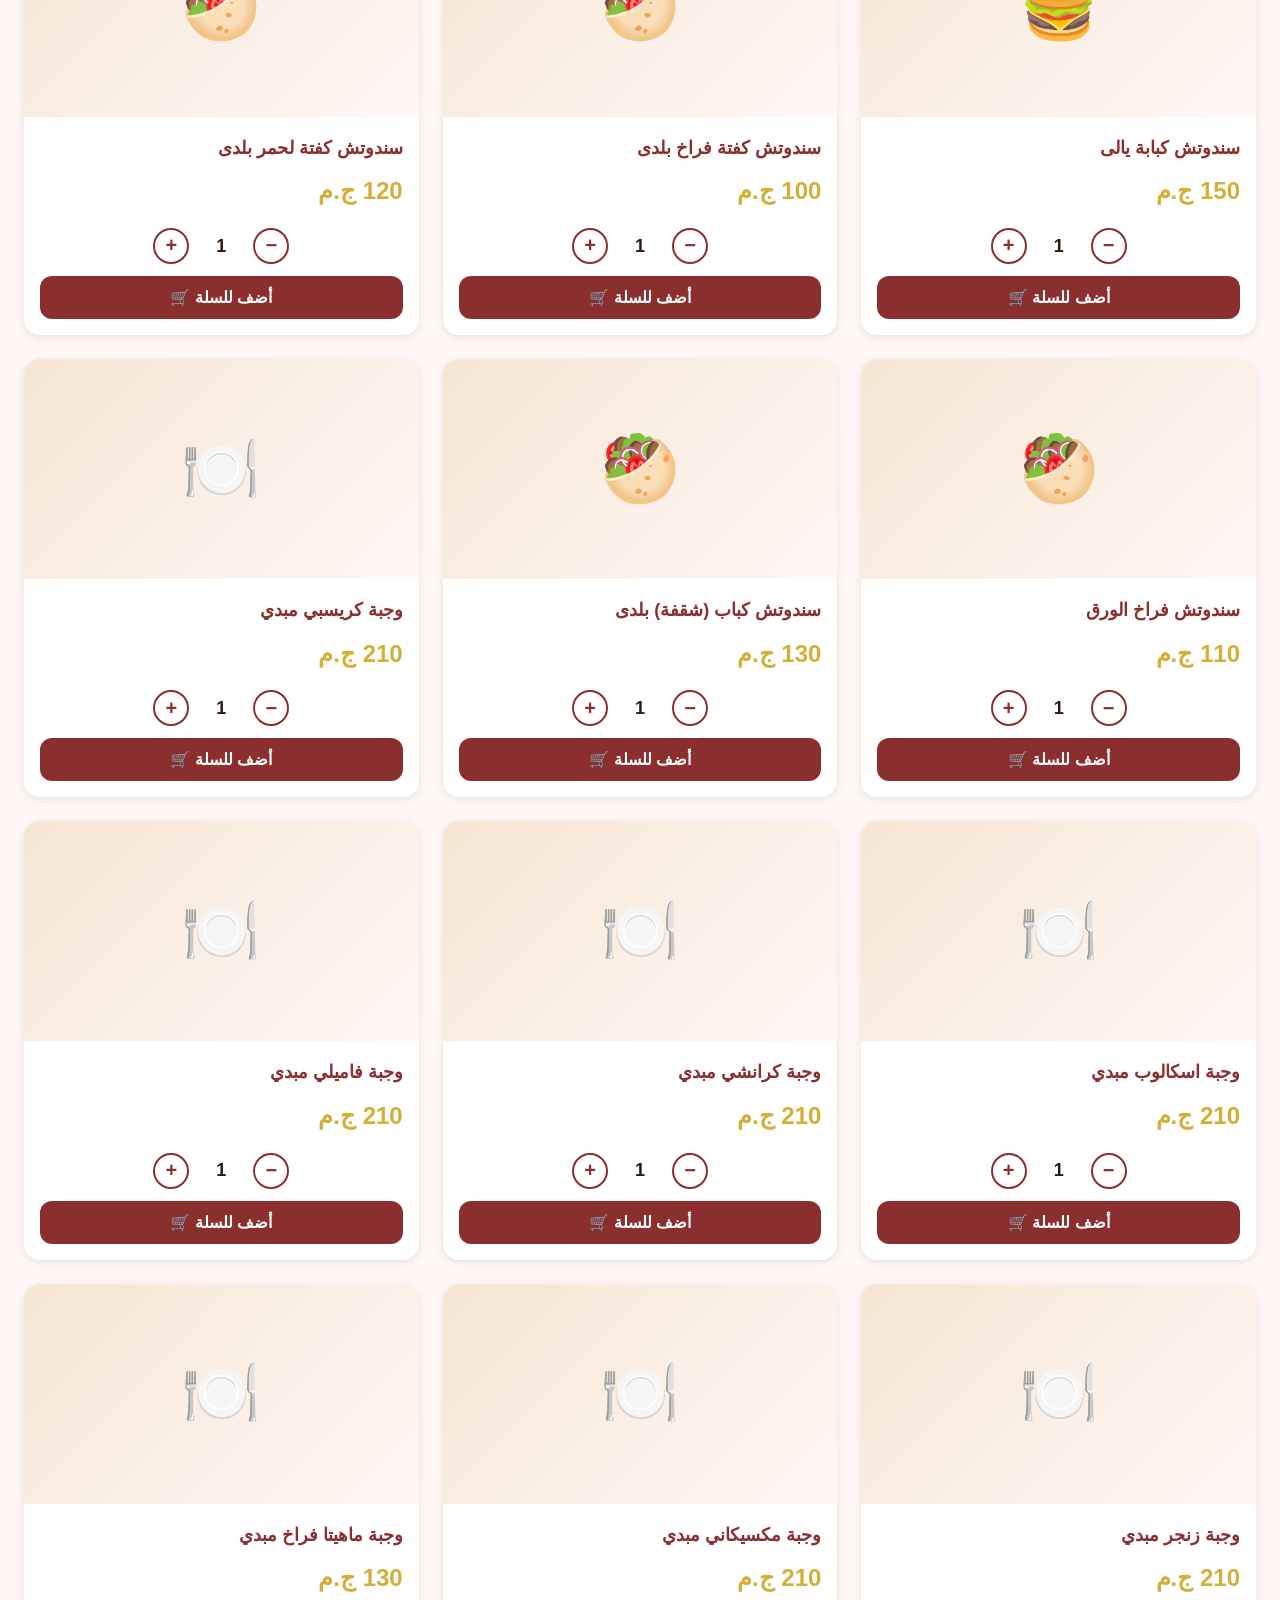
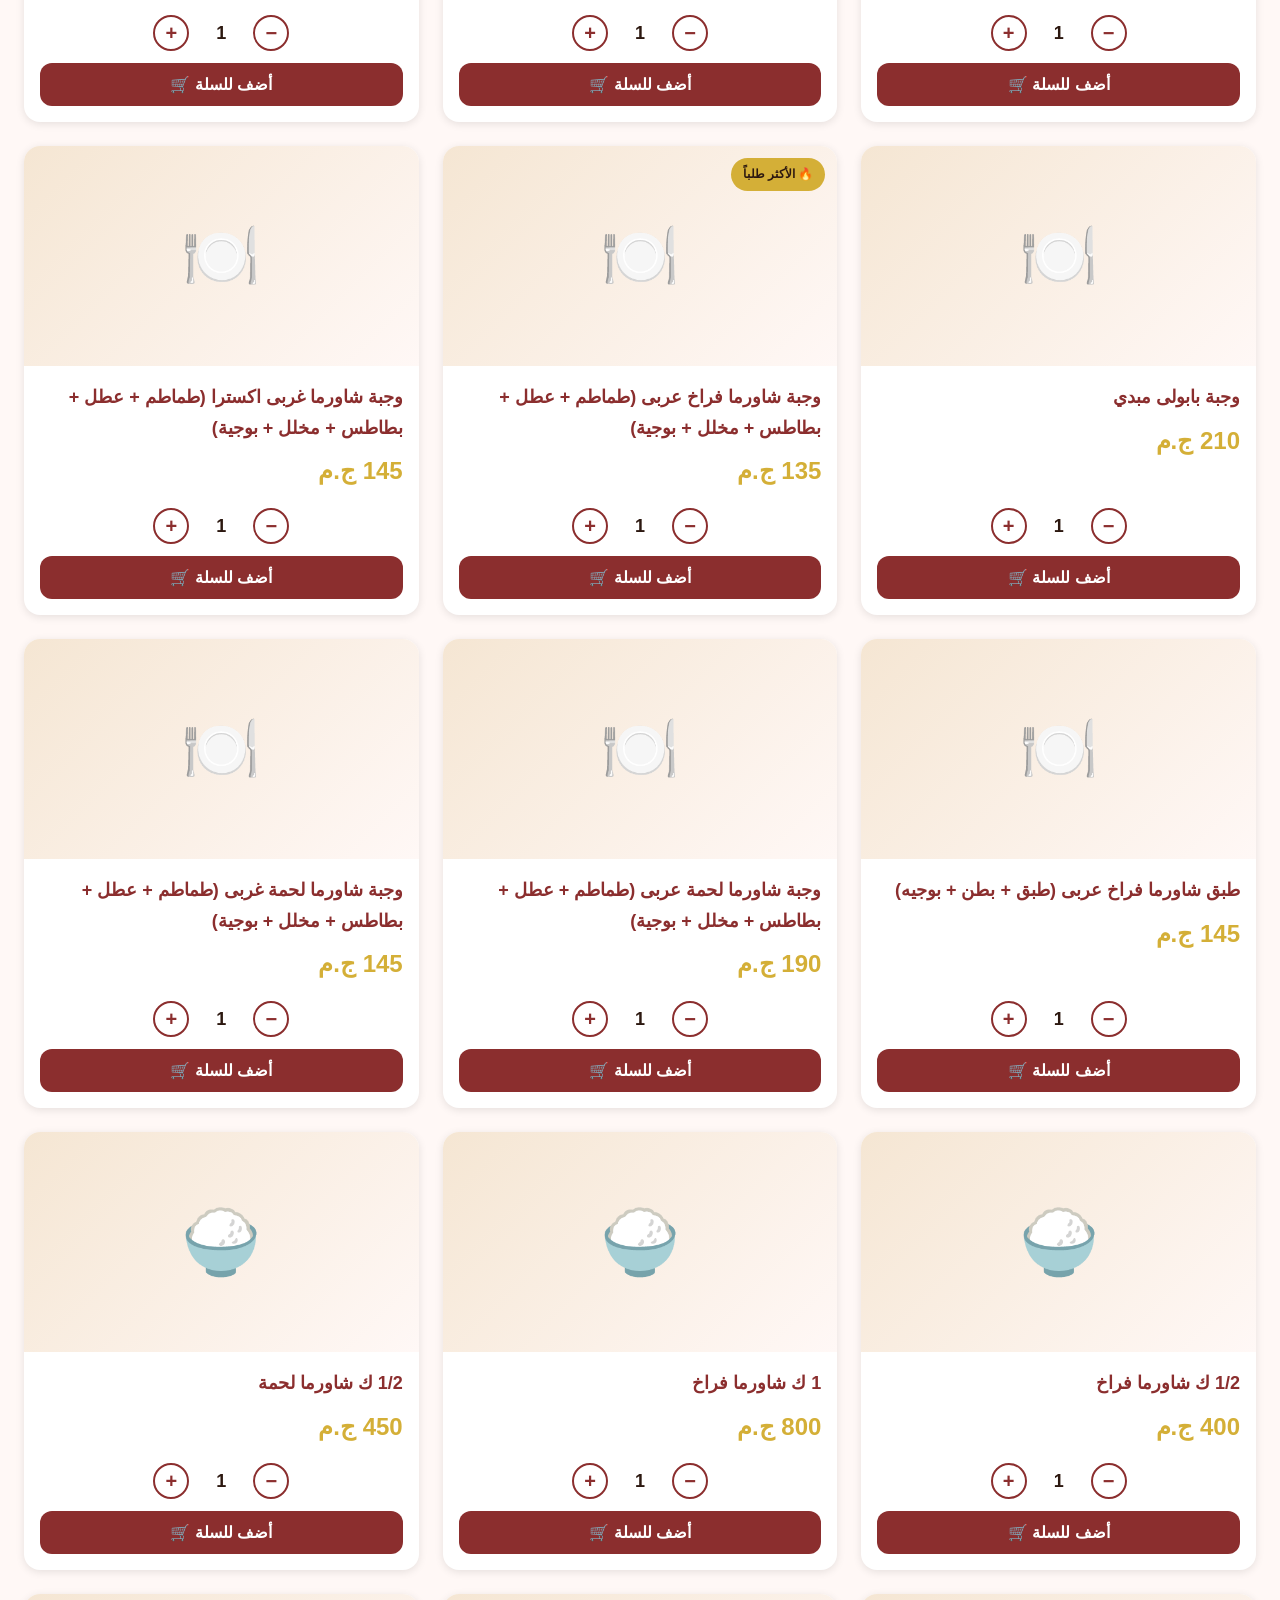
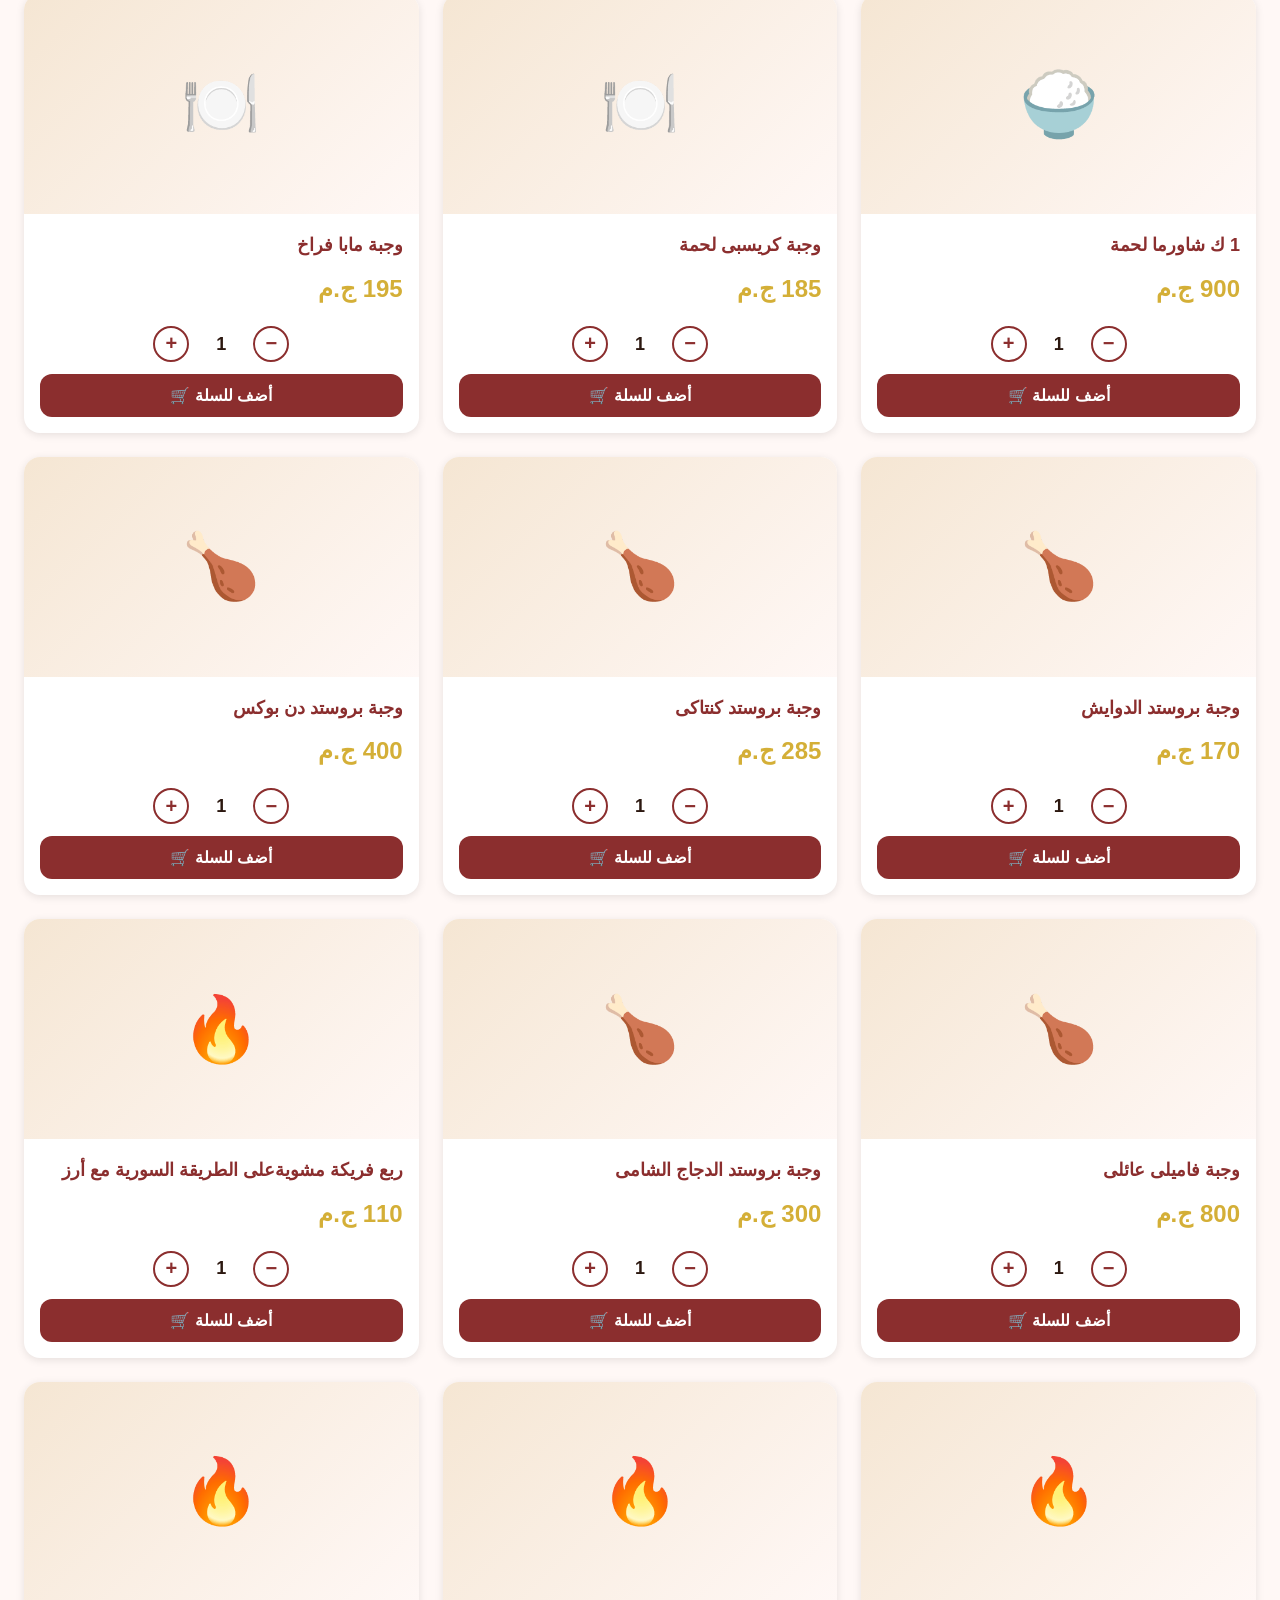
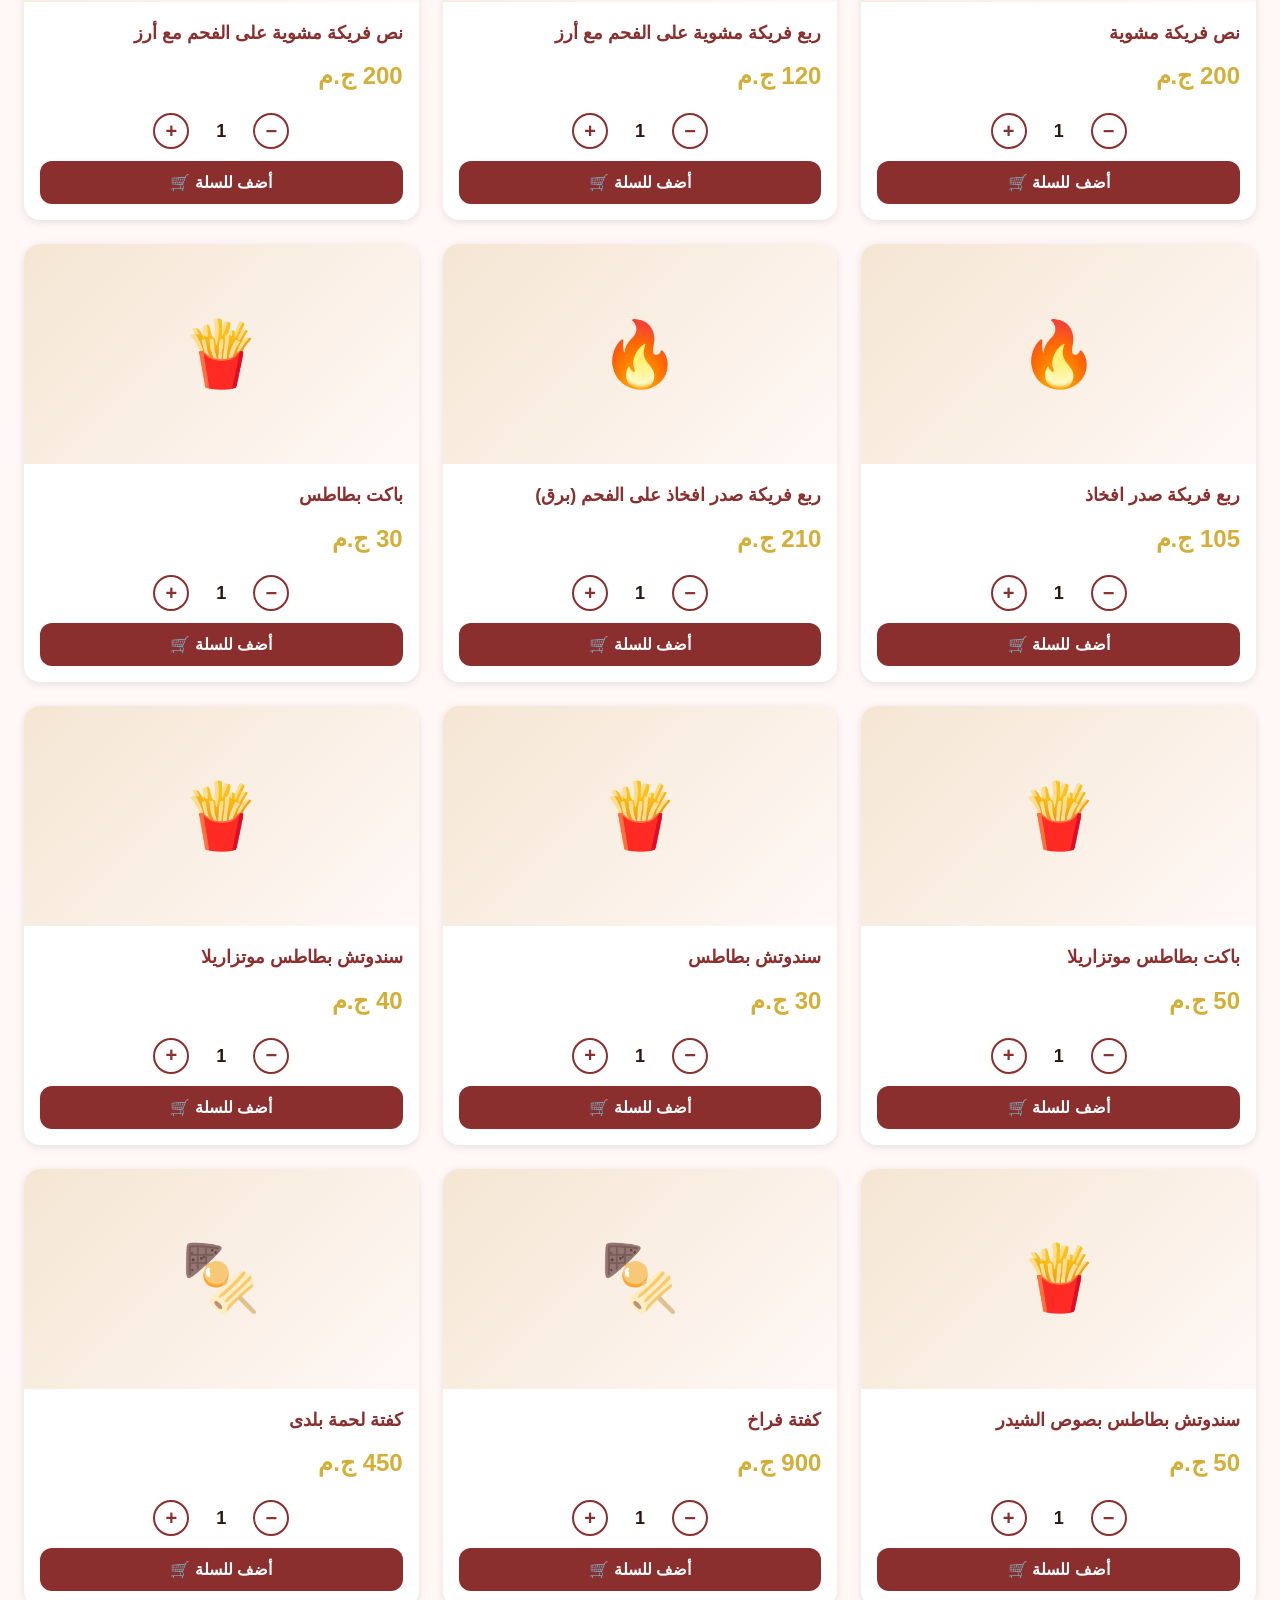
<file: El-Shamy/HTML/menu.html>
<!DOCTYPE html>
<html lang="ar" dir="rtl">
<head>
    <meta charset="UTF-8">
    <meta name="viewport" content="width=device-width, initial-scale=1.0">
    <title>منيو مطعم الدجاج الشامي - أشهى الأطباق الشامية</title>
    <link rel="stylesheet" href="../CSS/style.css">
    <link rel="stylesheet" href="../CSS/menu.css">
</head>
<body>
    <!-- Navigation Bar -->
    <nav class="navbar">
        <div class="container">
            <div class="nav-brand">
                <h1>مطعم الدجاج الشامي</h1>
                <p class="nav-subtitle">El Shami Chicken</p>
            </div>
            <ul class="nav-links">
                <li><a href="index.html">الرئيسية</a></li>
                <li><a href="menu.html" class="active">المنيو</a></li>
                <li><a href="contact.html">تواصل معنا</a></li>
            </ul>
            <div class="nav-cart">
                <a href="order.html" class="cart-icon">
                    🛒
                    <span class="cart-count" id="cartCount">0</span>
                </a>
            </div>
        </div>
    </nav>

    <!-- Menu Header -->
    <section class="menu-header">
        <div class="container">
            <h1 class="page-title">منيو مطعم الدجاج الشامي</h1>
            <p class="page-subtitle">اختر من أشهى الأطباق الشامية والشرقية والغربية</p>
        </div>
    </section>

    <!-- Search & Filter Section -->
    <section class="menu-controls">
        <div class="container">
            <!-- Search Bar -->
            <div class="search-box">
                <input type="text" id="searchInput" placeholder="ابحث عن طبقك المفضل..." />
                <span class="search-icon">🔍</span>
            </div>

            <!-- Category Filter -->
            <div class="category-filter" id="categoryFilter">
                <button class="filter-btn active" data-category="all">الكل</button>
                <!-- Categories will be loaded dynamically -->
            </div>
        </div>
    </section>

    <!-- Products Grid -->
    <section class="products-section">
        <div class="container">
            <div class="products-grid" id="productsGrid">
                <!-- Products will be loaded dynamically -->
                <div class="loading">جاري تحميل المنيو...</div>
            </div>
        </div>
    </section>

    <!-- Floating Cart Summary (visible when cart has items) -->
    <div class="cart-summary-float" id="cartSummary" style="display: none;">
        <div class="cart-summary-content">
            <div class="cart-summary-header">
                <h3>سلة المشتريات</h3>
                <button class="close-cart" id="closeCartSummary">✕</button>
            </div>
            <div class="cart-items-list" id="cartItemsList">
                <!-- Cart items will be displayed here -->
            </div>
            <div class="cart-summary-footer">
                <div class="cart-total">
                    <span>الإجمالي:</span>
                    <span class="total-price" id="cartTotalPrice">0 ج.م</span>
                </div>
                <a href="order.html" class="btn btn-primary btn-block">إتمام الطلب</a>
            </div>
        </div>
    </div>

    <!-- Footer -->
    <footer class="footer">
        <div class="container">
            <div class="footer-content">
                <div class="footer-section">
                    <h3>مطعم الدجاج الشامي</h3>
                    <p>الطيبة والرائحة الزكية ريحناها</p>
                </div>
                
                <div class="footer-section">
                    <h4>روابط سريعة</h4>
                    <ul class="footer-links">
                        <li><a href="index.html">الرئيسية</a></li>
                        <li><a href="menu.html">المنيو</a></li>
                        <li><a href="contact.html">تواصل معنا</a></li>
                    </ul>
                </div>
                
                <div class="footer-section">
                    <h4>تواصل معنا</h4>
                    <p class="footer-phone">📞 012 701 251 23</p>
                </div>
                
                <div class="footer-section">
                    <h4>تابعنا</h4>
                    <div class="social-links">
                        <a href="https://www.facebook.com/ElShamiRest" target="_blank" class="social-icon facebook">فيسبوك</a>
                    </div>
                </div>
            </div>
            
            <div class="footer-bottom">
                <p>© 2026 مطعم الدجاج الشامي - جميع الحقوق محفوظة</p>
            </div>
        </div>
    </footer>

    <!-- Floating WhatsApp Button -->
    <a href="https://wa.me/+201044804508" target="_blank" class="whatsapp-float" title="تواصل معنا على واتساب">
        <span class="whatsapp-icon">💬</span>
    </a>

    <script src="../JS/cart.js"></script>
    <script src="../JS/menu.js"></script>
</body>
</html>
</file>
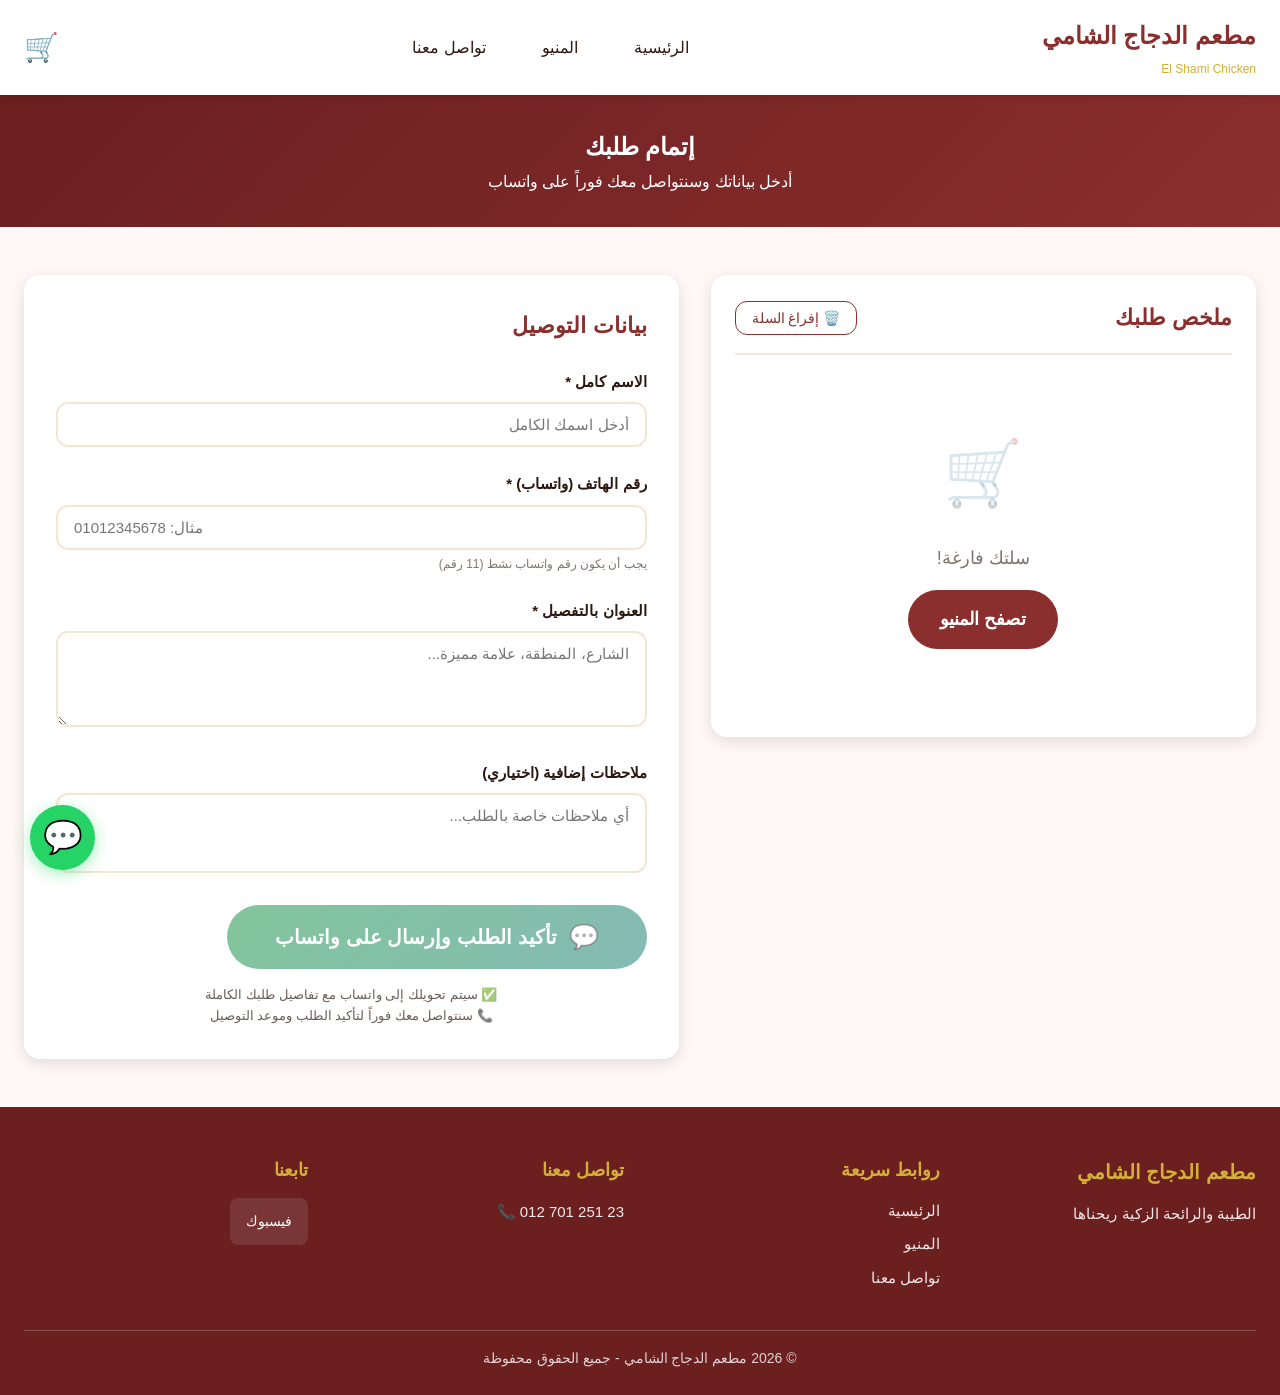
<file: El-Shamy/HTML/order.html>
<!DOCTYPE html>
<html lang="ar" dir="rtl">
<head>
    <meta charset="UTF-8">
    <meta name="viewport" content="width=device-width, initial-scale=1.0">
    <title>إتمام الطلب - مطعم الدجاج الشامي</title>
    <link rel="stylesheet" href="../CSS/style.css">
    <link rel="stylesheet" href="../CSS/order.css">
</head>
<body>
    <!-- Navigation Bar -->
    <nav class="navbar">
        <div class="container">
            <div class="nav-brand">
                <h1>مطعم الدجاج الشامي</h1>
                <p class="nav-subtitle">El Shami Chicken</p>
            </div>
            <ul class="nav-links">
                <li><a href="index.html">الرئيسية</a></li>
                <li><a href="menu.html">المنيو</a></li>
                <li><a href="contact.html">تواصل معنا</a></li>
            </ul>
            <div class="nav-cart">
                <a href="order.html" class="cart-icon">
                    🛒
                    <span class="cart-count" id="cartCount">0</span>
                </a>
            </div>
        </div>
    </nav>

    <!-- Order Page Header -->
    <section class="order-header">
        <div class="container">
            <h1 class="page-title">إتمام طلبك</h1>
            <p class="page-subtitle">أدخل بياناتك وسنتواصل معك فوراً على واتساب</p>
        </div>
    </section>

    <!-- Order Content -->
    <section class="order-section">
        <div class="container">
            <div class="order-layout">
                <!-- Order Summary (Right Side) -->
                <div class="order-summary-card">
                    <div class="summary-header">
                        <h2>ملخص طلبك</h2>
                        <button class="clear-cart-btn" id="clearCartBtn">🗑️ إفراغ السلة</button>
                    </div>
                    
                    <div class="order-items" id="orderItems">
                        <!-- Cart items will be displayed here -->
                        <div class="empty-cart" id="emptyCartMessage">
                            <span class="empty-icon">🛒</span>
                            <p>سلتك فارغة!</p>
                            <a href="menu.html" class="btn btn-secondary">تصفح المنيو</a>
                        </div>
                    </div>
                    
                    <div class="order-totals" id="orderTotals" style="display: none;">
                        <div class="total-row">
                            <span>مجموع الأصناف:</span>
                            <span id="subtotal">0 ج.م</span>
                        </div>
                        <div class="total-row">
                            <span>رسوم التوصيل:</span>
                            <span id="deliveryFee">10 ج.م</span>
                        </div>
                        <div class="total-row total-final">
                            <span>الإجمالي:</span>
                            <span id="finalTotal">0 ج.م</span>
                        </div>
                    </div>
                </div>

                <!-- Customer Info Form (Left Side) -->
                <div class="customer-form-card">
                    <h2>بيانات التوصيل</h2>
                    
                    <form id="orderForm">
                        <div class="form-group">
                            <label for="customerName">الاسم كامل *</label>
                            <input type="text" id="customerName" name="customerName" required placeholder="أدخل اسمك الكامل">
                        </div>

                        <div class="form-group">
                            <label for="customerPhone">رقم الهاتف (واتساب) *</label>
                            <input type="tel" id="customerPhone" name="customerPhone" required placeholder="مثال: 01012345678" pattern="[0-9]{11}">
                            <span class="form-hint">يجب أن يكون رقم واتساب نشط (11 رقم)</span>
                        </div>

                        <div class="form-group">
                            <label for="customerAddress">العنوان بالتفصيل *</label>
                            <textarea id="customerAddress" name="customerAddress" required placeholder="الشارع، المنطقة، علامة مميزة..." rows="4"></textarea>
                        </div>

                        <div class="form-group">
                            <label for="customerNotes">ملاحظات إضافية (اختياري)</label>
                            <textarea id="customerNotes" name="customerNotes" placeholder="أي ملاحظات خاصة بالطلب..." rows="3"></textarea>
                        </div>

                        <button type="submit" class="btn btn-whatsapp btn-large btn-block" id="submitOrderBtn">
                            <span class="whatsapp-btn-icon">💬</span>
                            تأكيد الطلب وإرسال على واتساب
                        </button>
                        
                        <p class="form-note">
                            ✅ سيتم تحويلك إلى واتساب مع تفاصيل طلبك الكاملة<br>
                            📞 سنتواصل معك فوراً لتأكيد الطلب وموعد التوصيل
                        </p>
                    </form>
                </div>
            </div>
        </div>
    </section>

    <!-- Footer -->
    <footer class="footer">
        <div class="container">
            <div class="footer-content">
                <div class="footer-section">
                    <h3>مطعم الدجاج الشامي</h3>
                    <p>الطيبة والرائحة الزكية ريحناها</p>
                </div>
                
                <div class="footer-section">
                    <h4>روابط سريعة</h4>
                    <ul class="footer-links">
                        <li><a href="index.html">الرئيسية</a></li>
                        <li><a href="menu.html">المنيو</a></li>
                        <li><a href="contact.html">تواصل معنا</a></li>
                    </ul>
                </div>
                
                <div class="footer-section">
                    <h4>تواصل معنا</h4>
                    <p class="footer-phone">📞 012 701 251 23</p>
                </div>
                
                <div class="footer-section">
                    <h4>تابعنا</h4>
                    <div class="social-links">
                        <a href="https://www.facebook.com/ElShamiRest" target="_blank" class="social-icon facebook">فيسبوك</a>
                    </div>
                </div>
            </div>
            
            <div class="footer-bottom">
                <p>© 2026 مطعم الدجاج الشامي - جميع الحقوق محفوظة</p>
            </div>
        </div>
    </footer>

    <!-- Floating WhatsApp Button -->
    <a href="https://wa.me/+201044804508" target="_blank" class="whatsapp-float" title="تواصل معنا على واتساب">
        <span class="whatsapp-icon">💬</span>
    </a>

    <script src="../JS/cart.js"></script>
    <script src="../JS/order.js"></script>
</body>
</html>
</file>
<file: style.css>
/* ===== CSS Reset & Base Styles ===== */
* {
    margin: 0;
    padding: 0;
    box-sizing: border-box;
}

:root {
    /* Colors */
    --burgundy-primary: #8B2E2E;
    --burgundy-dark: #6B1F1F;
    --gold: #D4AF37;
    --gold-light: #FED65B;
    --beige-light: #F5E6D3;
    --beige-cream: #FFF8F6;
    --brown-dark: #2C1810;
    --white: #FFFFFF;
    --gray-light: #F0F0F0;
    --green-whatsapp: #25D366;
    
    /* Typography */
    --font-primary: 'Cairo', 'Segoe UI', Tahoma, sans-serif;
    --font-secondary: 'Tajawal', sans-serif;
    
    /* Spacing */
    --spacing-xs: 8px;
    --spacing-sm: 12px;
    --spacing-md: 16px;
    --spacing-lg: 24px;
    --spacing-xl: 32px;
    --spacing-xxl: 48px;
    
    /* Border Radius */
    --radius-sm: 8px;
    --radius-md: 12px;
    --radius-lg: 16px;
    --radius-pill: 50px;
    
    /* Shadows */
    --shadow-sm: 0 2px 8px rgba(0, 0, 0, 0.1);
    --shadow-md: 0 4px 16px rgba(0, 0, 0, 0.12);
    --shadow-lg: 0 8px 24px rgba(0, 0, 0, 0.15);
}

body {
    font-family: var(--font-primary);
    direction: rtl;
    background-color: var(--beige-cream);
    color: var(--brown-dark);
    line-height: 1.7;
    overflow-x: hidden;
}

.container {
    max-width: 1280px;
    margin: 0 auto;
    padding: 0 var(--spacing-lg);
}

/* ===== Navigation Bar ===== */
.navbar {
    background-color: var(--white);
    box-shadow: var(--shadow-sm);
    position: sticky;
    top: 0;
    z-index: 1000;
    padding: var(--spacing-md) 0;
}

.navbar .container {
    display: flex;
    justify-content: space-between;
    align-items: center;
    gap: var(--spacing-lg);
}

.nav-brand h1 {
    font-size: 24px;
    color: var(--burgundy-primary);
    font-weight: 700;
    margin-bottom: 2px;
}

.nav-subtitle {
    font-size: 12px;
    color: var(--gold);
    font-weight: 500;
}

.nav-links {
    display: flex;
    list-style: none;
    gap: var(--spacing-lg);
}

.nav-links a {
    text-decoration: none;
    color: var(--brown-dark);
    font-size: 16px;
    font-weight: 500;
    padding: var(--spacing-xs) var(--spacing-md);
    border-radius: var(--radius-sm);
    transition: all 0.3s ease;
}

.nav-links a:hover,
.nav-links a.active {
    background-color: var(--burgundy-primary);
    color: var(--white);
}

.nav-cart {
    position: relative;
}

.cart-icon {
    font-size: 28px;
    text-decoration: none;
    position: relative;
    display: block;
}

.cart-count {
    position: absolute;
    top: -8px;
    left: -8px;
    background-color: var(--burgundy-primary);
    color: var(--white);
    border-radius: 50%;
    width: 22px;
    height: 22px;
    display: flex;
    align-items: center;
    justify-content: center;
    font-size: 12px;
    font-weight: 700;
}

/* ===== Hero Section ===== */
.hero {
    position: relative;
    height: 85vh;
    min-height: 600px;
    background: linear-gradient(135deg, var(--burgundy-dark) 0%, var(--burgundy-primary) 100%);
    background-image: url('https://images.unsplash.com/photo-1598103442097-8b74394b95c6?w=1600');
    background-size: cover;
    background-position: center;
    display: flex;
    align-items: center;
    justify-content: center;
    overflow: hidden;
}

.hero-overlay {
    position: absolute;
    top: 0;
    left: 0;
    width: 100%;
    height: 100%;
    background: linear-gradient(to bottom, rgba(107, 31, 31, 0.85), rgba(139, 46, 46, 0.7));
}

.hero-content {
    position: relative;
    z-index: 2;
    text-align: center;
    color: var(--white);
    max-width: 800px;
    padding: var(--spacing-xl);
}

.logo-circle {
    width: 160px;
    height: 160px;
    border-radius: 50%;
    background-color: var(--white);
    border: 4px solid var(--gold);
    display: flex;
    align-items: center;
    justify-content: center;
    margin: 0 auto var(--spacing-xl);
    box-shadow: 0 8px 32px rgba(0, 0, 0, 0.3);
}

.logo-text {
    font-size: 20px;
    font-weight: 700;
    color: var(--burgundy-primary);
    text-align: center;
    line-height: 1.3;
}

.hero-title {
    font-size: 48px;
    font-weight: 700;
    margin-bottom: var(--spacing-md);
    text-shadow: 2px 2px 8px rgba(0, 0, 0, 0.3);
    line-height: 1.3;
}

.hero-subtitle {
    font-size: 20px;
    margin-bottom: var(--spacing-xl);
    opacity: 0.95;
    font-weight: 400;
}

/* ===== Buttons ===== */
.btn {
    display: inline-block;
    padding: 14px 32px;
    border-radius: var(--radius-pill);
    text-decoration: none;
    font-size: 18px;
    font-weight: 600;
    transition: all 0.3s ease;
    border: none;
    cursor: pointer;
    text-align: center;
}

.btn-primary {
    background-color: var(--gold);
    color: var(--brown-dark);
    box-shadow: 0 4px 16px rgba(212, 175, 55, 0.4);
}

.btn-primary:hover {
    background-color: var(--gold-light);
    transform: translateY(-2px);
    box-shadow: 0 6px 24px rgba(212, 175, 55, 0.5);
}

.btn-secondary {
    background-color: var(--burgundy-primary);
    color: var(--white);
}

.btn-secondary:hover {
    background-color: var(--burgundy-dark);
    transform: translateY(-2px);
}

.btn-large {
    padding: 18px 48px;
    font-size: 20px;
}

/* ===== Features Section ===== */
.features {
    padding: var(--spacing-xxl) 0;
    background-color: var(--beige-light);
}

.features-grid {
    display: grid;
    grid-template-columns: repeat(auto-fit, minmax(250px, 1fr));
    gap: var(--spacing-lg);
}

.feature-card {
    background-color: var(--white);
    padding: var(--spacing-xl);
    border-radius: var(--radius-lg);
    text-align: center;
    box-shadow: var(--shadow-sm);
    transition: all 0.3s ease;
}

.feature-card:hover {
    transform: translateY(-8px);
    box-shadow: var(--shadow-lg);
}

.feature-icon {
    font-size: 56px;
    margin-bottom: var(--spacing-md);
}

.feature-card h3 {
    font-size: 22px;
    color: var(--burgundy-primary);
    margin-bottom: var(--spacing-sm);
    font-weight: 700;
}

.feature-card p {
    font-size: 16px;
    color: var(--brown-dark);
    line-height: 1.6;
}

/* ===== Section Styles ===== */
.section-title {
    font-size: 36px;
    color: var(--burgundy-primary);
    text-align: center;
    margin-bottom: var(--spacing-sm);
    font-weight: 700;
}

.section-subtitle {
    font-size: 18px;
    color: var(--brown-dark);
    text-align: center;
    margin-bottom: var(--spacing-xl);
    opacity: 0.8;
}

/* ===== Testimonials Section ===== */
.testimonials {
    padding: var(--spacing-xxl) 0;
    background-color: var(--white);
}

.testimonials-grid {
    display: grid;
    grid-template-columns: repeat(auto-fit, minmax(280px, 1fr));
    gap: var(--spacing-lg);
}

.testimonial-card {
    background-color: var(--beige-light);
    padding: var(--spacing-lg);
    border-radius: var(--radius-lg);
    box-shadow: var(--shadow-sm);
}

.stars {
    font-size: 20px;
    margin-bottom: var(--spacing-sm);
    color: var(--gold);
}

.testimonial-text {
    font-size: 16px;
    line-height: 1.7;
    margin-bottom: var(--spacing-md);
    color: var(--brown-dark);
}

.testimonial-author {
    display: flex;
    align-items: center;
    gap: var(--spacing-sm);
}

.author-avatar {
    width: 50px;
    height: 50px;
    border-radius: 50%;
    background-color: var(--burgundy-primary);
    color: var(--white);
    display: flex;
    align-items: center;
    justify-content: center;
    font-weight: 700;
    font-size: 18px;
}

.testimonial-author h4 {
    font-size: 16px;
    color: var(--burgundy-primary);
    margin-bottom: 2px;
}

.testimonial-author p {
    font-size: 13px;
    color: var(--brown-dark);
    opacity: 0.7;
}

/* ===== Map Section ===== */
.map-section {
    padding: var(--spacing-xxl) 0;
    background-color: var(--beige-cream);
}

.map-container {
    display: grid;
    grid-template-columns: 2fr 1fr;
    gap: var(--spacing-xl);
    margin-top: var(--spacing-xl);
}

.map-info {
    background-color: var(--white);
    padding: var(--spacing-xl);
    border-radius: var(--radius-lg);
    box-shadow: var(--shadow-md);
}

.map-info h3 {
    font-size: 20px;
    color: var(--burgundy-primary);
    margin-bottom: var(--spacing-sm);
    margin-top: var(--spacing-md);
}

.map-info h3:first-child {
    margin-top: 0;
}

.map-info p {
    font-size: 16px;
    color: var(--brown-dark);
    margin-bottom: var(--spacing-md);
}

/* ===== Footer ===== */
.footer {
    background-color: var(--burgundy-dark);
    color: var(--white);
    padding: var(--spacing-xxl) 0 var(--spacing-lg);
}

.footer-content {
    display: grid;
    grid-template-columns: repeat(auto-fit, minmax(200px, 1fr));
    gap: var(--spacing-xl);
    margin-bottom: var(--spacing-xl);
}

.footer-section h3 {
    font-size: 20px;
    margin-bottom: var(--spacing-sm);
    color: var(--gold);
}

.footer-section h4 {
    font-size: 18px;
    margin-bottom: var(--spacing-sm);
    color: var(--gold);
}

.footer-section p {
    font-size: 15px;
    margin-bottom: var(--spacing-xs);
    opacity: 0.9;
}

.footer-links {
    list-style: none;
}

.footer-links a {
    color: var(--white);
    text-decoration: none;
    font-size: 15px;
    display: block;
    margin-bottom: var(--spacing-xs);
    opacity: 0.9;
    transition: opacity 0.3s;
}

.footer-links a:hover {
    opacity: 1;
    color: var(--gold);
}

.social-links {
    display: flex;
    gap: var(--spacing-sm);
}

.social-icon {
    display: inline-block;
    padding: var(--spacing-sm) var(--spacing-md);
    background-color: rgba(255, 255, 255, 0.1);
    color: var(--white);
    text-decoration: none;
    border-radius: var(--radius-sm);
    font-size: 14px;
    transition: all 0.3s;
}

.social-icon:hover {
    background-color: var(--gold);
    color: var(--brown-dark);
}

.footer-bottom {
    border-top: 1px solid rgba(255, 255, 255, 0.2);
    padding-top: var(--spacing-md);
    text-align: center;
}

.footer-bottom p {
    font-size: 14px;
    opacity: 0.8;
}

/* ===== Floating WhatsApp Button ===== */
.whatsapp-float {
    position: fixed;
    bottom: 30px;
    left: 30px;
    background-color: var(--green-whatsapp);
    width: 65px;
    height: 65px;
    border-radius: 50%;
    display: flex;
    align-items: center;
    justify-content: center;
    box-shadow: 0 4px 16px rgba(37, 211, 102, 0.4);
    z-index: 999;
    transition: all 0.3s ease;
    text-decoration: none;
}

.whatsapp-float:hover {
    transform: scale(1.1);
    box-shadow: 0 6px 24px rgba(37, 211, 102, 0.6);
}

.whatsapp-icon {
    font-size: 32px;
}
.footer-phone {
    direction: ltr;
    display: inline-block; /* عشان يحافظ على مكانه في التنسيق */
    text-align: right;     /* لو محتاج النص يفضل محاذي لليمين جوه الديف */
}

/* ===== Responsive Design ===== */
@media (max-width: 768px) {
    .navbar .container {
        flex-direction: column;
        gap: var(--spacing-md);
    }
    
    .nav-links {
        flex-direction: row;
        flex-wrap: wrap;
        justify-content: center;
    }
    
    .hero {
        height: 70vh;
        min-height: 500px;
    }
    
    .hero-title {
        font-size: 32px;
    }
    
    .hero-subtitle {
        font-size: 16px;
    }
    
    .logo-circle {
        width: 120px;
        height: 120px;
    }
    
    .logo-text {
        font-size: 16px;
    }
    
    .section-title {
        font-size: 28px;
    }
    
    .features-grid {
        grid-template-columns: 1fr;
    }
    
    .testimonials-grid {
        grid-template-columns: 1fr;
    }
    
    .map-container {
        grid-template-columns: 1fr;
    }
    
    .footer-content {
        grid-template-columns: 1fr;
        text-align: center;
    }
    
    .social-links {
        justify-content: center;
    }
    
    .whatsapp-float {
        width: 55px;
        height: 55px;
        bottom: 20px;
        left: 20px;
    }
    
    .whatsapp-icon {
        font-size: 28px;
    }
}
</file>
<file: El-Shamy/CSS/style.css>
/* ===== CSS Reset & Base Styles ===== */
* {
    margin: 0;
    padding: 0;
    box-sizing: border-box;
}

:root {
    /* Colors */
    --burgundy-primary: #8B2E2E;
    --burgundy-dark: #6B1F1F;
    --gold: #D4AF37;
    --gold-light: #FED65B;
    --beige-light: #F5E6D3;
    --beige-cream: #FFF8F6;
    --brown-dark: #2C1810;
    --white: #FFFFFF;
    --gray-light: #F0F0F0;
    --green-whatsapp: #25D366;
    
    /* Typography */
    --font-primary: 'Cairo', 'Segoe UI', Tahoma, sans-serif;
    --font-secondary: 'Tajawal', sans-serif;
    
    /* Spacing */
    --spacing-xs: 8px;
    --spacing-sm: 12px;
    --spacing-md: 16px;
    --spacing-lg: 24px;
    --spacing-xl: 32px;
    --spacing-xxl: 48px;
    
    /* Border Radius */
    --radius-sm: 8px;
    --radius-md: 12px;
    --radius-lg: 16px;
    --radius-pill: 50px;
    
    /* Shadows */
    --shadow-sm: 0 2px 8px rgba(0, 0, 0, 0.1);
    --shadow-md: 0 4px 16px rgba(0, 0, 0, 0.12);
    --shadow-lg: 0 8px 24px rgba(0, 0, 0, 0.15);
}

body {
    font-family: var(--font-primary);
    direction: rtl;
    background-color: var(--beige-cream);
    color: var(--brown-dark);
    line-height: 1.7;
    overflow-x: hidden;
}

.container {
    max-width: 1280px;
    margin: 0 auto;
    padding: 0 var(--spacing-lg);
}

/* ===== Navigation Bar ===== */
.navbar {
    background-color: var(--white);
    box-shadow: var(--shadow-sm);
    position: sticky;
    top: 0;
    z-index: 1000;
    padding: var(--spacing-md) 0;
}

.navbar .container {
    display: flex;
    justify-content: space-between;
    align-items: center;
    gap: var(--spacing-lg);
}

.nav-brand h1 {
    font-size: 24px;
    color: var(--burgundy-primary);
    font-weight: 700;
    margin-bottom: 2px;
}

.nav-subtitle {
    font-size: 12px;
    color: var(--gold);
    font-weight: 500;
}

.nav-links {
    display: flex;
    list-style: none;
    gap: var(--spacing-lg);
}

.nav-links a {
    text-decoration: none;
    color: var(--brown-dark);
    font-size: 16px;
    font-weight: 500;
    padding: var(--spacing-xs) var(--spacing-md);
    border-radius: var(--radius-sm);
    transition: all 0.3s ease;
}

.nav-links a:hover,
.nav-links a.active {
    background-color: var(--burgundy-primary);
    color: var(--white);
}

.nav-cart {
    position: relative;
}

.cart-icon {
    font-size: 28px;
    text-decoration: none;
    position: relative;
    display: block;
}

.cart-count {
    position: absolute;
    top: -8px;
    left: -8px;
    background-color: var(--burgundy-primary);
    color: var(--white);
    border-radius: 50%;
    width: 22px;
    height: 22px;
    display: flex;
    align-items: center;
    justify-content: center;
    font-size: 12px;
    font-weight: 700;
}

/* ===== Hero Section ===== */
.hero {
    position: relative;
    height: 85vh;
    min-height: 600px;
    background: linear-gradient(135deg, var(--burgundy-dark) 0%, var(--burgundy-primary) 100%);
    background-image: url('https://images.unsplash.com/photo-1598103442097-8b74394b95c6?w=1600');
    background-size: cover;
    background-position: center;
    display: flex;
    align-items: center;
    justify-content: center;
    overflow: hidden;
}

.hero-overlay {
    position: absolute;
    top: 0;
    left: 0;
    width: 100%;
    height: 100%;
    background: linear-gradient(to bottom, rgba(107, 31, 31, 0.85), rgba(139, 46, 46, 0.7));
}

.hero-content {
    position: relative;
    z-index: 2;
    text-align: center;
    color: var(--white);
    max-width: 800px;
    padding: var(--spacing-xl);
}

.logo-circle {
    width: 160px;
    height: 160px;
    border-radius: 50%;
    background-color: var(--white);
    border: 4px solid var(--gold);
    display: flex;
    align-items: center;
    justify-content: center;
    margin: 0 auto var(--spacing-xl);
    box-shadow: 0 8px 32px rgba(0, 0, 0, 0.3);
}

.logo-text {
    font-size: 20px;
    font-weight: 700;
    color: var(--burgundy-primary);
    text-align: center;
    line-height: 1.3;
}

.hero-title {
    font-size: 48px;
    font-weight: 700;
    margin-bottom: var(--spacing-md);
    text-shadow: 2px 2px 8px rgba(0, 0, 0, 0.3);
    line-height: 1.3;
}

.hero-subtitle {
    font-size: 20px;
    margin-bottom: var(--spacing-xl);
    opacity: 0.95;
    font-weight: 400;
}

/* ===== Buttons ===== */
.btn {
    display: inline-block;
    padding: 14px 32px;
    border-radius: var(--radius-pill);
    text-decoration: none;
    font-size: 18px;
    font-weight: 600;
    transition: all 0.3s ease;
    border: none;
    cursor: pointer;
    text-align: center;
}

.btn-primary {
    background-color: var(--gold);
    color: var(--brown-dark);
    box-shadow: 0 4px 16px rgba(212, 175, 55, 0.4);
}

.btn-primary:hover {
    background-color: var(--gold-light);
    transform: translateY(-2px);
    box-shadow: 0 6px 24px rgba(212, 175, 55, 0.5);
}

.btn-secondary {
    background-color: var(--burgundy-primary);
    color: var(--white);
}

.btn-secondary:hover {
    background-color: var(--burgundy-dark);
    transform: translateY(-2px);
}

.btn-large {
    padding: 18px 48px;
    font-size: 20px;
}

/* ===== Features Section ===== */
.features {
    padding: var(--spacing-xxl) 0;
    background-color: var(--beige-light);
}

.features-grid {
    display: grid;
    grid-template-columns: repeat(auto-fit, minmax(250px, 1fr));
    gap: var(--spacing-lg);
}

.feature-card {
    background-color: var(--white);
    padding: var(--spacing-xl);
    border-radius: var(--radius-lg);
    text-align: center;
    box-shadow: var(--shadow-sm);
    transition: all 0.3s ease;
}

.feature-card:hover {
    transform: translateY(-8px);
    box-shadow: var(--shadow-lg);
}

.feature-icon {
    font-size: 56px;
    margin-bottom: var(--spacing-md);
}

.feature-card h3 {
    font-size: 22px;
    color: var(--burgundy-primary);
    margin-bottom: var(--spacing-sm);
    font-weight: 700;
}

.feature-card p {
    font-size: 16px;
    color: var(--brown-dark);
    line-height: 1.6;
}

/* ===== Section Styles ===== */
.section-title {
    font-size: 36px;
    color: var(--burgundy-primary);
    text-align: center;
    margin-bottom: var(--spacing-sm);
    font-weight: 700;
}

.section-subtitle {
    font-size: 18px;
    color: var(--brown-dark);
    text-align: center;
    margin-bottom: var(--spacing-xl);
    opacity: 0.8;
}

/* ===== Testimonials Section ===== */
.testimonials {
    padding: var(--spacing-xxl) 0;
    background-color: var(--white);
}

.testimonials-grid {
    display: grid;
    grid-template-columns: repeat(auto-fit, minmax(280px, 1fr));
    gap: var(--spacing-lg);
}

.testimonial-card {
    background-color: var(--beige-light);
    padding: var(--spacing-lg);
    border-radius: var(--radius-lg);
    box-shadow: var(--shadow-sm);
}

.stars {
    font-size: 20px;
    margin-bottom: var(--spacing-sm);
    color: var(--gold);
}

.testimonial-text {
    font-size: 16px;
    line-height: 1.7;
    margin-bottom: var(--spacing-md);
    color: var(--brown-dark);
}

.testimonial-author {
    display: flex;
    align-items: center;
    gap: var(--spacing-sm);
}

.author-avatar {
    width: 50px;
    height: 50px;
    border-radius: 50%;
    background-color: var(--burgundy-primary);
    color: var(--white);
    display: flex;
    align-items: center;
    justify-content: center;
    font-weight: 700;
    font-size: 18px;
}

.testimonial-author h4 {
    font-size: 16px;
    color: var(--burgundy-primary);
    margin-bottom: 2px;
}

.testimonial-author p {
    font-size: 13px;
    color: var(--brown-dark);
    opacity: 0.7;
}

/* ===== Map Section ===== */
.map-section {
    padding: var(--spacing-xxl) 0;
    background-color: var(--beige-cream);
}

.map-container {
    display: grid;
    grid-template-columns: 2fr 1fr;
    gap: var(--spacing-xl);
    margin-top: var(--spacing-xl);
}

.map-info {
    background-color: var(--white);
    padding: var(--spacing-xl);
    border-radius: var(--radius-lg);
    box-shadow: var(--shadow-md);
}

.map-info h3 {
    font-size: 20px;
    color: var(--burgundy-primary);
    margin-bottom: var(--spacing-sm);
    margin-top: var(--spacing-md);
}

.map-info h3:first-child {
    margin-top: 0;
}

.map-info p {
    font-size: 16px;
    color: var(--brown-dark);
    margin-bottom: var(--spacing-md);
}

/* ===== Footer ===== */
.footer {
    background-color: var(--burgundy-dark);
    color: var(--white);
    padding: var(--spacing-xxl) 0 var(--spacing-lg);
}

.footer-content {
    display: grid;
    grid-template-columns: repeat(auto-fit, minmax(200px, 1fr));
    gap: var(--spacing-xl);
    margin-bottom: var(--spacing-xl);
}

.footer-section h3 {
    font-size: 20px;
    margin-bottom: var(--spacing-sm);
    color: var(--gold);
}

.footer-section h4 {
    font-size: 18px;
    margin-bottom: var(--spacing-sm);
    color: var(--gold);
}

.footer-section p {
    font-size: 15px;
    margin-bottom: var(--spacing-xs);
    opacity: 0.9;
}

.footer-links {
    list-style: none;
}

.footer-links a {
    color: var(--white);
    text-decoration: none;
    font-size: 15px;
    display: block;
    margin-bottom: var(--spacing-xs);
    opacity: 0.9;
    transition: opacity 0.3s;
}

.footer-links a:hover {
    opacity: 1;
    color: var(--gold);
}

.social-links {
    display: flex;
    gap: var(--spacing-sm);
}

.social-icon {
    display: inline-block;
    padding: var(--spacing-sm) var(--spacing-md);
    background-color: rgba(255, 255, 255, 0.1);
    color: var(--white);
    text-decoration: none;
    border-radius: var(--radius-sm);
    font-size: 14px;
    transition: all 0.3s;
}

.social-icon:hover {
    background-color: var(--gold);
    color: var(--brown-dark);
}

.footer-bottom {
    border-top: 1px solid rgba(255, 255, 255, 0.2);
    padding-top: var(--spacing-md);
    text-align: center;
}

.footer-bottom p {
    font-size: 14px;
    opacity: 0.8;
}

/* ===== Floating WhatsApp Button ===== */
.whatsapp-float {
    position: fixed;
    bottom: 30px;
    left: 30px;
    background-color: var(--green-whatsapp);
    width: 65px;
    height: 65px;
    border-radius: 50%;
    display: flex;
    align-items: center;
    justify-content: center;
    box-shadow: 0 4px 16px rgba(37, 211, 102, 0.4);
    z-index: 999;
    transition: all 0.3s ease;
    text-decoration: none;
}

.whatsapp-float:hover {
    transform: scale(1.1);
    box-shadow: 0 6px 24px rgba(37, 211, 102, 0.6);
}

.whatsapp-icon {
    font-size: 32px;
}
.footer-phone {
    direction: ltr;
    display: inline-block; /* عشان يحافظ على مكانه في التنسيق */
    text-align: right;     /* لو محتاج النص يفضل محاذي لليمين جوه الديف */
}

/* ===== Responsive Design ===== */
@media (max-width: 768px) {
    .navbar .container {
        flex-direction: column;
        gap: var(--spacing-md);
    }
    
    .nav-links {
        flex-direction: row;
        flex-wrap: wrap;
        justify-content: center;
    }
    
    .hero {
        height: 70vh;
        min-height: 500px;
    }
    
    .hero-title {
        font-size: 32px;
    }
    
    .hero-subtitle {
        font-size: 16px;
    }
    
    .logo-circle {
        width: 120px;
        height: 120px;
    }
    
    .logo-text {
        font-size: 16px;
    }
    
    .section-title {
        font-size: 28px;
    }
    
    .features-grid {
        grid-template-columns: 1fr;
    }
    
    .testimonials-grid {
        grid-template-columns: 1fr;
    }
    
    .map-container {
        grid-template-columns: 1fr;
    }
    
    .footer-content {
        grid-template-columns: 1fr;
        text-align: center;
    }
    
    .social-links {
        justify-content: center;
    }
    
    .whatsapp-float {
        width: 55px;
        height: 55px;
        bottom: 20px;
        left: 20px;
    }
    
    .whatsapp-icon {
        font-size: 28px;
    }
}
</file>
<file: contact.css>
/* Contact Page Specific Styles */

.contact-header {
    background: linear-gradient(135deg, var(--burgundy-dark) 0%, var(--burgundy-primary) 100%);
    color: var(--white);
    padding: var(--spacing-xl) 0;
    text-align: center;
}

/* Contact Info Cards */
.contact-info-section {
    padding: var(--spacing-xxl) 0;
    background-color: var(--beige-cream);
}

.contact-cards-grid {
    display: grid;
    grid-template-columns: repeat(auto-fit, minmax(280px, 1fr));
    gap: var(--spacing-lg);
}

.contact-card {
    background-color: var(--white);
    padding: var(--spacing-xl);
    border-radius: var(--radius-lg);
    text-align: center;
    box-shadow: var(--shadow-md);
    transition: transform 0.3s ease;
}

.contact-card:hover {
    transform: translateY(-8px);
}

.contact-icon {
    font-size: 48px;
    margin-bottom: var(--spacing-md);
    display: inline-block;
}

.contact-card h3 {
    font-size: 20px;
    color: var(--burgundy-primary);
    margin-bottom: var(--spacing-md);
    font-weight: 700;
}

.contact-details {
    display: flex;
    flex-direction: column;
    gap: var(--spacing-xs);
}

.phone-link {
    color: var(--brown-dark);
    text-decoration: none;
    font-size: 16px;
    padding: 8px;
    border-radius: var(--radius-sm);
    transition: all 0.3s;
    direction: ltr;
}

.phone-link:hover {
    background-color: var(--beige-light);
    color: var(--burgundy-primary);
}

.whatsapp-card {
    background: linear-gradient(135deg, #E8F5E9 0%, #C8E6C9 100%);
}

.whatsapp-card p {
    font-size: 15px;
    color: var(--brown-dark);
    margin-bottom: var(--spacing-md);
}

.btn-whatsapp {
    background: linear-gradient(135deg, #25D366 0%, #128C7E 100%);
    color: var(--white);
    padding: 12px 24px;
    border-radius: var(--radius-pill);
    text-decoration: none;
    display: inline-block;
    font-weight: 600;
    transition: all 0.3s;
}

.btn-whatsapp:hover {
    background: linear-gradient(135deg, #128C7E 0%, #075E54 100%);
    transform: scale(1.05);
}

.working-hours {
    text-align: center;
}

.hours-row {
    font-size: 15px;
    color: var(--brown-dark);
    margin-bottom: var(--spacing-xs);
}

.hours-time {
    font-size: 18px;
    font-weight: 700;
    color: var(--burgundy-primary);
    margin-bottom: var(--spacing-md);
}

.status-badge {
    display: inline-block;
    padding: 6px 16px;
    border-radius: var(--radius-pill);
    font-size: 13px;
    font-weight: 600;
}

.status-badge.open {
    background-color: #4CAF50;
    color: var(--white);
}

.status-badge.closed {
    background-color: #F44336;
    color: var(--white);
}

/* Contact Main Section */
.contact-main-section {
    padding: var(--spacing-xxl) 0;
    background-color: var(--white);
}

.contact-layout {
    display: grid;
    grid-template-columns: 1fr 1fr;
    gap: var(--spacing-xl);
}

.contact-form-card,
.map-card {
    background-color: var(--beige-light);
    padding: var(--spacing-xl);
    border-radius: var(--radius-lg);
    box-shadow: var(--shadow-sm);
}

.contact-form-card h2,
.map-card h2 {
    font-size: 24px;
    color: var(--burgundy-primary);
    margin-bottom: var(--spacing-md);
}

.form-intro {
    font-size: 15px;
    color: var(--brown-dark);
    opacity: 0.8;
    margin-bottom: var(--spacing-lg);
}

.map-wrapper {
    width: 100%;
    height: 350px;
    margin-bottom: var(--spacing-md);
    border-radius: var(--radius-md);
    overflow: hidden;
}

.location-info {
    text-align: center;
}

.location-info h3 {
    font-size: 18px;
    color: var(--burgundy-primary);
    margin-bottom: var(--spacing-xs);
}

.location-info p {
    font-size: 15px;
    color: var(--brown-dark);
    margin-bottom: var(--spacing-md);
}

/* Social Media Section */
.social-section {
    padding: var(--spacing-xxl) 0;
    background-color: var(--beige-cream);
}

.social-cards {
    display: grid;
    grid-template-columns: repeat(auto-fit, minmax(300px, 1fr));
    gap: var(--spacing-lg);
    margin-top: var(--spacing-xl);
}

.social-card {
    background-color: var(--white);
    padding: var(--spacing-xl);
    border-radius: var(--radius-lg);
    text-align: center;
    text-decoration: none;
    transition: all 0.3s ease;
    box-shadow: var(--shadow-md);
}

.social-card:hover {
    transform: translateY(-8px);
    box-shadow: var(--shadow-lg);
}

.facebook-card {
    border-top: 4px solid #1877F2;
}

.instagram-card {
    border-top: 4px solid #E4405F;
}

.social-card-icon {
    font-size: 56px;
    margin-bottom: var(--spacing-md);
}

.social-card h3 {
    font-size: 22px;
    color: var(--burgundy-primary);
    margin-bottom: var(--spacing-xs);
}

.social-card p {
    font-size: 15px;
    color: var(--brown-dark);
    opacity: 0.7;
    margin-bottom: var(--spacing-md);
}

.follow-btn {
    display: inline-block;
    padding: 10px 24px;
    background-color: var(--burgundy-primary);
    color: var(--white);
    border-radius: var(--radius-pill);
    font-weight: 600;
    font-size: 14px;
}

.facebook-card .follow-btn {
    background-color: #1877F2;
}

.instagram-card .follow-btn {
    background: linear-gradient(45deg, #F58529, #DD2A7B, #8134AF);
}
/* تنظيم عناصر مجموعة الإدخال */
.form-group {
    display: flex;
    flex-direction: column; /* بيخلي الليبل فوق الحقل */
    align-items: flex-start; /* بيحاذي الكلام لليمين أو اليسار حسب اتجاه الصفحة */
    gap: 8px;               /* مسافة مناسبة بين الليبل والحقل */
    margin-bottom: 16px;    /* مسافة بين كل مجموعة والتانية */
    width: 100%;            /* التأكد من إن المجموعة واخدة العرض الكامل */
}

/* تنسيق حقول الإدخال والـ textarea */
.form-group input[type="text"],
.form-group textarea {
    width: 100%;            /* بيخلي الحقل يتفرد بكامل عرض الكارت */
    padding: 10px 12px;     /* مساحة داخلية مريحة للكتابة */
    border: 1px solid #ccc; /* تحديد الحواف بشكل لطيف */
    border-radius: 6px;     /* حواف دائرية خفيفة تتماشى مع ديزاين الكارت */
    box-sizing: border-box; /* علشان الـ padding ما يرفسش الحجم لبرة */
    font-size: 14px;
}

/* زيادة مساحة الـ textarea وميخليهاش تبوظ الديزاين لو العميل كبر حجمها */
.form-group textarea {
    resize: vertical;       /* التكبير يكون رأسي فقط وليس أفقي */
    min-height: 100px;      /* طول مبدئي مناسب للرسالة */
}

/* Responsive */
@media (max-width: 968px) {
    .contact-layout {
        grid-template-columns: 1fr;
    }
    
    .map-wrapper {
        height: 300px;
    }
}

@media (max-width: 768px) {
    .contact-cards-grid {
        grid-template-columns: 1fr;
    }
    
    .social-cards {
        grid-template-columns: 1fr;
    }
}
</file>
<file: menu.css>
/* Menu Page Specific Styles */

.menu-header {
    background: linear-gradient(135deg, var(--burgundy-dark) 0%, var(--burgundy-primary) 100%);
    color: var(--white);
    padding: var(--spacing-xxl) 0;
    text-align: center;
}

.page-title {
    font-size: 42px;
    font-weight: 700;
    margin-bottom: var(--spacing-sm);
}

.page-subtitle {
    font-size: 18px;
    opacity: 0.95;
}

/* Menu Controls */
.menu-controls {
    background-color: var(--white);
    padding: var(--spacing-lg) 0;
    position: sticky;
    top: 78px;
    z-index: 100;
    box-shadow: var(--shadow-sm);
}

.search-box {
    position: relative;
    max-width: 600px;
    margin: 0 auto var(--spacing-lg);
}

.search-box input {
    width: 100%;
    padding: 14px 50px 14px 20px;
    border: 2px solid var(--beige-light);
    border-radius: var(--radius-pill);
    font-size: 16px;
    font-family: var(--font-primary);
    transition: border-color 0.3s;
}

.search-box input:focus {
    outline: none;
    border-color: var(--burgundy-primary);
}

.search-icon {
    position: absolute;
    left: 20px;
    top: 50%;
    transform: translateY(-50%);
    font-size: 20px;
    opacity: 0.5;
}

/* Category Filter */
.category-filter {
    display: flex;
    gap: var(--spacing-sm);
    overflow-x: auto;
    padding-bottom: var(--spacing-xs);
    scrollbar-width: thin;
    scrollbar-color: var(--burgundy-primary) var(--beige-light);
}

.category-filter::-webkit-scrollbar {
    height: 6px;
}

.category-filter::-webkit-scrollbar-track {
    background: var(--beige-light);
    border-radius: 3px;
}

.category-filter::-webkit-scrollbar-thumb {
    background: var(--burgundy-primary);
    border-radius: 3px;
}

.filter-btn {
    padding: 10px 20px;
    background-color: var(--white);
    border: 2px solid var(--beige-light);
    border-radius: var(--radius-pill);
    font-size: 15px;
    font-family: var(--font-primary);
    font-weight: 500;
    color: var(--brown-dark);
    cursor: pointer;
    white-space: nowrap;
    transition: all 0.3s ease;
}

.filter-btn:hover {
    border-color: var(--burgundy-primary);
    color: var(--burgundy-primary);
}

.filter-btn.active {
    background-color: var(--burgundy-primary);
    border-color: var(--burgundy-primary);
    color: var(--white);
}

/* Products Section */
.products-section {
    padding: var(--spacing-xl) 0 var(--spacing-xxl);
    background-color: var(--beige-cream);
}

.products-grid {
    display: grid;
    grid-template-columns: repeat(auto-fill, minmax(300px, 1fr));
    gap: var(--spacing-lg);
}

.loading {
    grid-column: 1 / -1;
    text-align: center;
    padding: var(--spacing-xxl);
    font-size: 18px;
    color: var(--burgundy-primary);
}

/* Product Card */
.product-card {
    background-color: var(--white);
    border-radius: var(--radius-lg);
    overflow: hidden;
    box-shadow: var(--shadow-sm);
    transition: all 0.3s ease;
    display: flex;
    flex-direction: column;
}

.product-card:hover {
    transform: translateY(-8px);
    box-shadow: var(--shadow-lg);
}

.product-image {
    width: 100%;
    height: 220px;
    object-fit: cover;
    background: linear-gradient(135deg, var(--beige-light) 0%, var(--beige-cream) 100%);
    display: flex;
    align-items: center;
    justify-content: center;
    font-size: 64px;
    position: relative;
}

.popular-badge {
    position: absolute;
    top: 12px;
    right: 12px;
    background-color: var(--gold);
    color: var(--brown-dark);
    padding: 6px 12px;
    border-radius: var(--radius-pill);
    font-size: 12px;
    font-weight: 600;
    display: flex;
    align-items: center;
    gap: 4px;
}

.product-info {
    padding: var(--spacing-md);
    flex: 1;
    display: flex;
    flex-direction: column;
}

.product-name {
    font-size: 18px;
    font-weight: 600;
    color: var(--burgundy-primary);
    margin-bottom: var(--spacing-xs);
}

.product-name-en {
    font-size: 13px;
    color: var(--brown-dark);
    opacity: 0.6;
    margin-bottom: var(--spacing-sm);
}

.product-meta {
    display: flex;
    gap: var(--spacing-xs);
    margin-bottom: var(--spacing-sm);
}

.product-size {
    font-size: 12px;
    padding: 4px 10px;
    background-color: var(--beige-light);
    color: var(--brown-dark);
    border-radius: var(--radius-pill);
}

.spicy-badge {
    font-size: 14px;
}

.product-price {
    font-size: 24px;
    font-weight: 700;
    color: var(--gold);
    margin-bottom: var(--spacing-md);
}

.product-actions {
    margin-top: auto;
}

.quantity-selector {
    display: flex;
    align-items: center;
    justify-content: center;
    gap: var(--spacing-sm);
    margin-bottom: var(--spacing-sm);
}

.qty-btn {
    width: 36px;
    height: 36px;
    border: 2px solid var(--burgundy-primary);
    background-color: var(--white);
    color: var(--burgundy-primary);
    border-radius: 50%;
    font-size: 20px;
    font-weight: 700;
    cursor: pointer;
    transition: all 0.3s;
    display: flex;
    align-items: center;
    justify-content: center;
}

.qty-btn:hover {
    background-color: var(--burgundy-primary);
    color: var(--white);
}

.qty-display {
    font-size: 18px;
    font-weight: 600;
    min-width: 40px;
    text-align: center;
}

.add-to-cart-btn {
    width: 100%;
    padding: 12px;
    background-color: var(--burgundy-primary);
    color: var(--white);
    border: none;
    border-radius: var(--radius-md);
    font-size: 16px;
    font-weight: 600;
    cursor: pointer;
    transition: all 0.3s;
    font-family: var(--font-primary);
}

.add-to-cart-btn:hover {
    background-color: var(--burgundy-dark);
    transform: scale(1.02);
}

.add-to-cart-btn:active {
    transform: scale(0.98);
}

/* Cart Summary Float */
.cart-summary-float {
    position: fixed;
    bottom: 20px;
    left: 20px;
    right: 20px;
    max-width: 400px;
    margin: 0 auto;
    background-color: var(--white);
    border-radius: var(--radius-lg);
    box-shadow: 0 8px 32px rgba(0, 0, 0, 0.2);
    z-index: 999;
    animation: slideUp 0.3s ease;
}

@keyframes slideUp {
    from {
        transform: translateY(100%);
        opacity: 0;
    }
    to {
        transform: translateY(0);
        opacity: 1;
    }
}

.cart-summary-content {
    display: flex;
    flex-direction: column;
    max-height: 400px;
}

.cart-summary-header {
    display: flex;
    justify-content: space-between;
    align-items: center;
    padding: var(--spacing-md);
    border-bottom: 1px solid var(--beige-light);
}

.cart-summary-header h3 {
    font-size: 18px;
    color: var(--burgundy-primary);
}

.close-cart {
    background: none;
    border: none;
    font-size: 24px;
    color: var(--brown-dark);
    cursor: pointer;
    opacity: 0.6;
    transition: opacity 0.3s;
}

.close-cart:hover {
    opacity: 1;
}

.cart-items-list {
    padding: var(--spacing-md);
    max-height: 200px;
    overflow-y: auto;
}

.cart-item-mini {
    display: flex;
    justify-content: space-between;
    align-items: center;
    padding: var(--spacing-xs) 0;
    border-bottom: 1px solid var(--beige-light);
}

.cart-item-mini:last-child {
    border-bottom: none;
}

.cart-item-name {
    font-size: 14px;
    color: var(--brown-dark);
    flex: 1;
}

.cart-item-qty {
    font-size: 13px;
    color: var(--burgundy-primary);
    font-weight: 600;
    margin: 0 var(--spacing-sm);
}

.cart-item-price {
    font-size: 14px;
    color: var(--gold);
    font-weight: 600;
}

.cart-summary-footer {
    padding: var(--spacing-md);
    border-top: 1px solid var(--beige-light);
}

.cart-total {
    display: flex;
    justify-content: space-between;
    align-items: center;
    margin-bottom: var(--spacing-md);
    font-size: 18px;
    font-weight: 700;
}

.total-price {
    color: var(--gold);
}

.btn-block {
    width: 100%;
}

/* Responsive */
@media (max-width: 768px) {
    .page-title {
        font-size: 32px;
    }
    
    .page-subtitle {
        font-size: 16px;
    }
    
    .menu-controls {
        top: 120px;
    }
    
    .products-grid {
        grid-template-columns: 1fr;
    }
    
    .cart-summary-float {
        left: 10px;
        right: 10px;
        bottom: 10px;
    }
}
</file>
<file: order.css>
/* Order Page Specific Styles */

.order-header {
    background: linear-gradient(135deg, var(--burgundy-dark) 0%, var(--burgundy-primary) 100%);
    color: var(--white);
    padding: var(--spacing-xl) 0;
    text-align: center;
}

.order-section {
    padding: var(--spacing-xxl) 0;
    background-color: var(--beige-cream);
    min-height: 60vh;
}

.order-layout {
    display: grid;
    grid-template-columns: 1fr 1.2fr;
    gap: var(--spacing-xl);
}

/* Order Summary Card */
.order-summary-card {
    background-color: var(--white);
    border-radius: var(--radius-lg);
    padding: var(--spacing-lg);
    box-shadow: var(--shadow-md);
    height: fit-content;
    position: sticky;
    top: 100px;
}

.summary-header {
    display: flex;
    justify-content: space-between;
    align-items: center;
    margin-bottom: var(--spacing-md);
    padding-bottom: var(--spacing-md);
    border-bottom: 2px solid var(--beige-light);
}

.summary-header h2 {
    font-size: 22px;
    color: var(--burgundy-primary);
}

.clear-cart-btn {
    background-color: transparent;
    border: 1px solid var(--burgundy-primary);
    color: var(--burgundy-primary);
    padding: 8px 16px;
    border-radius: var(--radius-md);
    font-size: 14px;
    cursor: pointer;
    transition: all 0.3s;
    font-family: var(--font-primary);
}

.clear-cart-btn:hover {
    background-color: var(--burgundy-primary);
    color: var(--white);
}

/* Order Items */
.order-items {
    max-height: 400px;
    overflow-y: auto;
    margin-bottom: var(--spacing-md);
}

.empty-cart {
    text-align: center;
    padding: var(--spacing-xxl) var(--spacing-md);
}

.empty-icon {
    font-size: 64px;
    display: block;
    margin-bottom: var(--spacing-md);
    opacity: 0.3;
}

.empty-cart p {
    font-size: 18px;
    color: var(--brown-dark);
    margin-bottom: var(--spacing-md);
    opacity: 0.6;
}

.order-item {
    display: flex;
    gap: var(--spacing-md);
    padding: var(--spacing-md);
    border-bottom: 1px solid var(--beige-light);
    align-items: center;
}

.order-item:last-child {
    border-bottom: none;
}

.item-image {
    width: 80px;
    height: 80px;
    border-radius: var(--radius-md);
    background: linear-gradient(135deg, var(--beige-light) 0%, var(--beige-cream) 100%);
    display: flex;
    align-items: center;
    justify-content: center;
    font-size: 32px;
    flex-shrink: 0;
}

.item-details {
    flex: 1;
}

.item-name {
    font-size: 16px;
    font-weight: 600;
    color: var(--burgundy-primary);
    margin-bottom: 4px;
}

.item-qty-price {
    display: flex;
    align-items: center;
    gap: var(--spacing-md);
    margin-top: 8px;
}

.item-qty-controls {
    display: flex;
    align-items: center;
    gap: 8px;
}

.qty-btn-small {
    width: 28px;
    height: 28px;
    border: 1.5px solid var(--burgundy-primary);
    background-color: var(--white);
    color: var(--burgundy-primary);
    border-radius: 50%;
    font-size: 16px;
    font-weight: 700;
    cursor: pointer;
    transition: all 0.3s;
    display: flex;
    align-items: center;
    justify-content: center;
}

.qty-btn-small:hover {
    background-color: var(--burgundy-primary);
    color: var(--white);
}

.item-qty-display {
    font-size: 15px;
    font-weight: 600;
    min-width: 30px;
    text-align: center;
}

.item-price {
    font-size: 16px;
    font-weight: 700;
    color: var(--gold);
}

.item-remove {
    background: none;
    border: none;
    font-size: 20px;
    color: var(--burgundy-primary);
    cursor: pointer;
    opacity: 0.5;
    transition: opacity 0.3s;
}

.item-remove:hover {
    opacity: 1;
}

/* Order Totals */
.order-totals {
    border-top: 2px solid var(--beige-light);
    padding-top: var(--spacing-md);
}

.total-row {
    display: flex;
    justify-content: space-between;
    align-items: center;
    margin-bottom: var(--spacing-sm);
    font-size: 16px;
}

.total-final {
    font-size: 22px;
    font-weight: 700;
    color: var(--burgundy-primary);
    margin-top: var(--spacing-md);
    padding-top: var(--spacing-md);
    border-top: 2px solid var(--burgundy-primary);
}

.total-final span:last-child {
    color: var(--gold);
}

/* Customer Form Card */
.customer-form-card {
    background-color: var(--white);
    border-radius: var(--radius-lg);
    padding: var(--spacing-xl);
    box-shadow: var(--shadow-md);
}

.customer-form-card h2 {
    font-size: 22px;
    color: var(--burgundy-primary);
    margin-bottom: var(--spacing-lg);
}

.form-group {
    margin-bottom: var(--spacing-lg);
}

.form-group label {
    display: block;
    font-size: 15px;
    font-weight: 600;
    color: var(--brown-dark);
    margin-bottom: var(--spacing-xs);
}

.form-group input,
.form-group textarea {
    width: 100%;
    padding: 12px 16px;
    border: 2px solid var(--beige-light);
    border-radius: var(--radius-md);
    font-size: 15px;
    font-family: var(--font-primary);
    transition: border-color 0.3s;
}

.form-group input:focus,
.form-group textarea:focus {
    outline: none;
    border-color: var(--burgundy-primary);
}

.form-hint {
    display: block;
    font-size: 12px;
    color: var(--brown-dark);
    opacity: 0.6;
    margin-top: 4px;
}

.form-group textarea {
    resize: vertical;
    min-height: 80px;
}

/* WhatsApp Button */
.btn-whatsapp {
    background: linear-gradient(135deg, #024019 0%, #117267 );
    color: var(--white);
    display: flex;
    align-items: center;
    justify-content: center;
    gap: var(--spacing-sm);
    box-shadow: 0 4px 16px rgba(37, 211, 102, 0.4);
}

.btn-whatsapp:hover {
    background: linear-gradient(135deg, #128C7E 0%, #075E54);
    transform: translateY(-2px);
    box-shadow: 0 6px 24px rgba(37, 211, 102, 0.5);
}

.btn-whatsapp:disabled {
    /* بنثبت الجرادينت الأخضر الأصلي بتاع الزرار وهو مقفول */
    background: linear-gradient(135deg, #088b38 0%, #0b786b) !important;
    color: var(--white) !important;
    
    /* بنخليه شفاف شوية (50%) عشان العميل يفهم إنه لسه مقفول بس من غير ما يقلب أبيض */
    opacity: 0.5; 
    cursor: not-allowed;
    box-shadow: none;
}

.whatsapp-btn-icon {
    font-size: 24px;
}

.form-note {
    text-align: center;
    font-size: 13px;
    color: var(--brown-dark);
    opacity: 0.7;
    margin-top: var(--spacing-md);
    line-height: 1.6;
}

/* Responsive */
@media (max-width: 968px) {
    .order-layout {
        grid-template-columns: 1fr;
    }
    
    .order-summary-card {
        position: static;
        order: 2;
    }
    
    .customer-form-card {
        order: 1;
    }
}

@media (max-width: 768px) {
    .order-item {
        flex-direction: column;
        align-items: flex-start;
    }
    
    .item-image {
        width: 100%;
        height: 120px;
    }
    
    .item-details {
        width: 100%;
    }
    
    .item-qty-price {
        justify-content: space-between;
        width: 100%;
    }
}
</file>
<file: El-Shamy/CSS/contact.css>
/* Contact Page Specific Styles */

.contact-header {
    background: linear-gradient(135deg, var(--burgundy-dark) 0%, var(--burgundy-primary) 100%);
    color: var(--white);
    padding: var(--spacing-xl) 0;
    text-align: center;
}

/* Contact Info Cards */
.contact-info-section {
    padding: var(--spacing-xxl) 0;
    background-color: var(--beige-cream);
}

.contact-cards-grid {
    display: grid;
    grid-template-columns: repeat(auto-fit, minmax(280px, 1fr));
    gap: var(--spacing-lg);
}

.contact-card {
    background-color: var(--white);
    padding: var(--spacing-xl);
    border-radius: var(--radius-lg);
    text-align: center;
    box-shadow: var(--shadow-md);
    transition: transform 0.3s ease;
}

.contact-card:hover {
    transform: translateY(-8px);
}

.contact-icon {
    font-size: 48px;
    margin-bottom: var(--spacing-md);
    display: inline-block;
}

.contact-card h3 {
    font-size: 20px;
    color: var(--burgundy-primary);
    margin-bottom: var(--spacing-md);
    font-weight: 700;
}

.contact-details {
    display: flex;
    flex-direction: column;
    gap: var(--spacing-xs);
}

.phone-link {
    color: var(--brown-dark);
    text-decoration: none;
    font-size: 16px;
    padding: 8px;
    border-radius: var(--radius-sm);
    transition: all 0.3s;
    direction: ltr;
}

.phone-link:hover {
    background-color: var(--beige-light);
    color: var(--burgundy-primary);
}

.whatsapp-card {
    background: linear-gradient(135deg, #E8F5E9 0%, #C8E6C9 100%);
}

.whatsapp-card p {
    font-size: 15px;
    color: var(--brown-dark);
    margin-bottom: var(--spacing-md);
}

.btn-whatsapp {
    background: linear-gradient(135deg, #25D366 0%, #128C7E 100%);
    color: var(--white);
    padding: 12px 24px;
    border-radius: var(--radius-pill);
    text-decoration: none;
    display: inline-block;
    font-weight: 600;
    transition: all 0.3s;
}

.btn-whatsapp:hover {
    background: linear-gradient(135deg, #128C7E 0%, #075E54 100%);
    transform: scale(1.05);
}

.working-hours {
    text-align: center;
}

.hours-row {
    font-size: 15px;
    color: var(--brown-dark);
    margin-bottom: var(--spacing-xs);
}

.hours-time {
    font-size: 18px;
    font-weight: 700;
    color: var(--burgundy-primary);
    margin-bottom: var(--spacing-md);
}

.status-badge {
    display: inline-block;
    padding: 6px 16px;
    border-radius: var(--radius-pill);
    font-size: 13px;
    font-weight: 600;
}

.status-badge.open {
    background-color: #4CAF50;
    color: var(--white);
}

.status-badge.closed {
    background-color: #F44336;
    color: var(--white);
}

/* Contact Main Section */
.contact-main-section {
    padding: var(--spacing-xxl) 0;
    background-color: var(--white);
}

.contact-layout {
    display: grid;
    grid-template-columns: 1fr 1fr;
    gap: var(--spacing-xl);
}

.contact-form-card,
.map-card {
    background-color: var(--beige-light);
    padding: var(--spacing-xl);
    border-radius: var(--radius-lg);
    box-shadow: var(--shadow-sm);
}

.contact-form-card h2,
.map-card h2 {
    font-size: 24px;
    color: var(--burgundy-primary);
    margin-bottom: var(--spacing-md);
}

.form-intro {
    font-size: 15px;
    color: var(--brown-dark);
    opacity: 0.8;
    margin-bottom: var(--spacing-lg);
}

.map-wrapper {
    width: 100%;
    height: 350px;
    margin-bottom: var(--spacing-md);
    border-radius: var(--radius-md);
    overflow: hidden;
}

.location-info {
    text-align: center;
}

.location-info h3 {
    font-size: 18px;
    color: var(--burgundy-primary);
    margin-bottom: var(--spacing-xs);
}

.location-info p {
    font-size: 15px;
    color: var(--brown-dark);
    margin-bottom: var(--spacing-md);
}

/* Social Media Section */
.social-section {
    padding: var(--spacing-xxl) 0;
    background-color: var(--beige-cream);
}

.social-cards {
    display: grid;
    grid-template-columns: repeat(auto-fit, minmax(300px, 1fr));
    gap: var(--spacing-lg);
    margin-top: var(--spacing-xl);
}

.social-card {
    background-color: var(--white);
    padding: var(--spacing-xl);
    border-radius: var(--radius-lg);
    text-align: center;
    text-decoration: none;
    transition: all 0.3s ease;
    box-shadow: var(--shadow-md);
}

.social-card:hover {
    transform: translateY(-8px);
    box-shadow: var(--shadow-lg);
}

.facebook-card {
    border-top: 4px solid #1877F2;
}

.instagram-card {
    border-top: 4px solid #E4405F;
}

.social-card-icon {
    font-size: 56px;
    margin-bottom: var(--spacing-md);
}

.social-card h3 {
    font-size: 22px;
    color: var(--burgundy-primary);
    margin-bottom: var(--spacing-xs);
}

.social-card p {
    font-size: 15px;
    color: var(--brown-dark);
    opacity: 0.7;
    margin-bottom: var(--spacing-md);
}

.follow-btn {
    display: inline-block;
    padding: 10px 24px;
    background-color: var(--burgundy-primary);
    color: var(--white);
    border-radius: var(--radius-pill);
    font-weight: 600;
    font-size: 14px;
}

.facebook-card .follow-btn {
    background-color: #1877F2;
}

.instagram-card .follow-btn {
    background: linear-gradient(45deg, #F58529, #DD2A7B, #8134AF);
}
/* تنظيم عناصر مجموعة الإدخال */
.form-group {
    display: flex;
    flex-direction: column; /* بيخلي الليبل فوق الحقل */
    align-items: flex-start; /* بيحاذي الكلام لليمين أو اليسار حسب اتجاه الصفحة */
    gap: 8px;               /* مسافة مناسبة بين الليبل والحقل */
    margin-bottom: 16px;    /* مسافة بين كل مجموعة والتانية */
    width: 100%;            /* التأكد من إن المجموعة واخدة العرض الكامل */
}

/* تنسيق حقول الإدخال والـ textarea */
.form-group input[type="text"],
.form-group textarea {
    width: 100%;            /* بيخلي الحقل يتفرد بكامل عرض الكارت */
    padding: 10px 12px;     /* مساحة داخلية مريحة للكتابة */
    border: 1px solid #ccc; /* تحديد الحواف بشكل لطيف */
    border-radius: 6px;     /* حواف دائرية خفيفة تتماشى مع ديزاين الكارت */
    box-sizing: border-box; /* علشان الـ padding ما يرفسش الحجم لبرة */
    font-size: 14px;
}

/* زيادة مساحة الـ textarea وميخليهاش تبوظ الديزاين لو العميل كبر حجمها */
.form-group textarea {
    resize: vertical;       /* التكبير يكون رأسي فقط وليس أفقي */
    min-height: 100px;      /* طول مبدئي مناسب للرسالة */
}

/* Responsive */
@media (max-width: 968px) {
    .contact-layout {
        grid-template-columns: 1fr;
    }
    
    .map-wrapper {
        height: 300px;
    }
}

@media (max-width: 768px) {
    .contact-cards-grid {
        grid-template-columns: 1fr;
    }
    
    .social-cards {
        grid-template-columns: 1fr;
    }
}
</file>
<file: El-Shamy/CSS/menu.css>
/* Menu Page Specific Styles */

.menu-header {
    background: linear-gradient(135deg, var(--burgundy-dark) 0%, var(--burgundy-primary) 100%);
    color: var(--white);
    padding: var(--spacing-xxl) 0;
    text-align: center;
}

.page-title {
    font-size: 42px;
    font-weight: 700;
    margin-bottom: var(--spacing-sm);
}

.page-subtitle {
    font-size: 18px;
    opacity: 0.95;
}

/* Menu Controls */
.menu-controls {
    background-color: var(--white);
    padding: var(--spacing-lg) 0;
    position: sticky;
    top: 78px;
    z-index: 100;
    box-shadow: var(--shadow-sm);
}

.search-box {
    position: relative;
    max-width: 600px;
    margin: 0 auto var(--spacing-lg);
}

.search-box input {
    width: 100%;
    padding: 14px 50px 14px 20px;
    border: 2px solid var(--beige-light);
    border-radius: var(--radius-pill);
    font-size: 16px;
    font-family: var(--font-primary);
    transition: border-color 0.3s;
}

.search-box input:focus {
    outline: none;
    border-color: var(--burgundy-primary);
}

.search-icon {
    position: absolute;
    left: 20px;
    top: 50%;
    transform: translateY(-50%);
    font-size: 20px;
    opacity: 0.5;
}

/* Category Filter */
.category-filter {
    display: flex;
    gap: var(--spacing-sm);
    overflow-x: auto;
    padding-bottom: var(--spacing-xs);
    scrollbar-width: thin;
    scrollbar-color: var(--burgundy-primary) var(--beige-light);
}

.category-filter::-webkit-scrollbar {
    height: 6px;
}

.category-filter::-webkit-scrollbar-track {
    background: var(--beige-light);
    border-radius: 3px;
}

.category-filter::-webkit-scrollbar-thumb {
    background: var(--burgundy-primary);
    border-radius: 3px;
}

.filter-btn {
    padding: 10px 20px;
    background-color: var(--white);
    border: 2px solid var(--beige-light);
    border-radius: var(--radius-pill);
    font-size: 15px;
    font-family: var(--font-primary);
    font-weight: 500;
    color: var(--brown-dark);
    cursor: pointer;
    white-space: nowrap;
    transition: all 0.3s ease;
}

.filter-btn:hover {
    border-color: var(--burgundy-primary);
    color: var(--burgundy-primary);
}

.filter-btn.active {
    background-color: var(--burgundy-primary);
    border-color: var(--burgundy-primary);
    color: var(--white);
}

/* Products Section */
.products-section {
    padding: var(--spacing-xl) 0 var(--spacing-xxl);
    background-color: var(--beige-cream);
}

.products-grid {
    display: grid;
    grid-template-columns: repeat(auto-fill, minmax(300px, 1fr));
    gap: var(--spacing-lg);
}

.loading {
    grid-column: 1 / -1;
    text-align: center;
    padding: var(--spacing-xxl);
    font-size: 18px;
    color: var(--burgundy-primary);
}

/* Product Card */
.product-card {
    background-color: var(--white);
    border-radius: var(--radius-lg);
    overflow: hidden;
    box-shadow: var(--shadow-sm);
    transition: all 0.3s ease;
    display: flex;
    flex-direction: column;
}

.product-card:hover {
    transform: translateY(-8px);
    box-shadow: var(--shadow-lg);
}

.product-image {
    width: 100%;
    height: 220px;
    object-fit: cover;
    background: linear-gradient(135deg, var(--beige-light) 0%, var(--beige-cream) 100%);
    display: flex;
    align-items: center;
    justify-content: center;
    font-size: 64px;
    position: relative;
}

.popular-badge {
    position: absolute;
    top: 12px;
    right: 12px;
    background-color: var(--gold);
    color: var(--brown-dark);
    padding: 6px 12px;
    border-radius: var(--radius-pill);
    font-size: 12px;
    font-weight: 600;
    display: flex;
    align-items: center;
    gap: 4px;
}

.product-info {
    padding: var(--spacing-md);
    flex: 1;
    display: flex;
    flex-direction: column;
}

.product-name {
    font-size: 18px;
    font-weight: 600;
    color: var(--burgundy-primary);
    margin-bottom: var(--spacing-xs);
}

.product-name-en {
    font-size: 13px;
    color: var(--brown-dark);
    opacity: 0.6;
    margin-bottom: var(--spacing-sm);
}

.product-meta {
    display: flex;
    gap: var(--spacing-xs);
    margin-bottom: var(--spacing-sm);
}

.product-size {
    font-size: 12px;
    padding: 4px 10px;
    background-color: var(--beige-light);
    color: var(--brown-dark);
    border-radius: var(--radius-pill);
}

.spicy-badge {
    font-size: 14px;
}

.product-price {
    font-size: 24px;
    font-weight: 700;
    color: var(--gold);
    margin-bottom: var(--spacing-md);
}

.product-actions {
    margin-top: auto;
}

.quantity-selector {
    display: flex;
    align-items: center;
    justify-content: center;
    gap: var(--spacing-sm);
    margin-bottom: var(--spacing-sm);
}

.qty-btn {
    width: 36px;
    height: 36px;
    border: 2px solid var(--burgundy-primary);
    background-color: var(--white);
    color: var(--burgundy-primary);
    border-radius: 50%;
    font-size: 20px;
    font-weight: 700;
    cursor: pointer;
    transition: all 0.3s;
    display: flex;
    align-items: center;
    justify-content: center;
}

.qty-btn:hover {
    background-color: var(--burgundy-primary);
    color: var(--white);
}

.qty-display {
    font-size: 18px;
    font-weight: 600;
    min-width: 40px;
    text-align: center;
}

.add-to-cart-btn {
    width: 100%;
    padding: 12px;
    background-color: var(--burgundy-primary);
    color: var(--white);
    border: none;
    border-radius: var(--radius-md);
    font-size: 16px;
    font-weight: 600;
    cursor: pointer;
    transition: all 0.3s;
    font-family: var(--font-primary);
}

.add-to-cart-btn:hover {
    background-color: var(--burgundy-dark);
    transform: scale(1.02);
}

.add-to-cart-btn:active {
    transform: scale(0.98);
}

/* Cart Summary Float */
.cart-summary-float {
    position: fixed;
    bottom: 20px;
    left: 20px;
    right: 20px;
    max-width: 400px;
    margin: 0 auto;
    background-color: var(--white);
    border-radius: var(--radius-lg);
    box-shadow: 0 8px 32px rgba(0, 0, 0, 0.2);
    z-index: 999;
    animation: slideUp 0.3s ease;
}

@keyframes slideUp {
    from {
        transform: translateY(100%);
        opacity: 0;
    }
    to {
        transform: translateY(0);
        opacity: 1;
    }
}

.cart-summary-content {
    display: flex;
    flex-direction: column;
    max-height: 400px;
}

.cart-summary-header {
    display: flex;
    justify-content: space-between;
    align-items: center;
    padding: var(--spacing-md);
    border-bottom: 1px solid var(--beige-light);
}

.cart-summary-header h3 {
    font-size: 18px;
    color: var(--burgundy-primary);
}

.close-cart {
    background: none;
    border: none;
    font-size: 24px;
    color: var(--brown-dark);
    cursor: pointer;
    opacity: 0.6;
    transition: opacity 0.3s;
}

.close-cart:hover {
    opacity: 1;
}

.cart-items-list {
    padding: var(--spacing-md);
    max-height: 200px;
    overflow-y: auto;
}

.cart-item-mini {
    display: flex;
    justify-content: space-between;
    align-items: center;
    padding: var(--spacing-xs) 0;
    border-bottom: 1px solid var(--beige-light);
}

.cart-item-mini:last-child {
    border-bottom: none;
}

.cart-item-name {
    font-size: 14px;
    color: var(--brown-dark);
    flex: 1;
}

.cart-item-qty {
    font-size: 13px;
    color: var(--burgundy-primary);
    font-weight: 600;
    margin: 0 var(--spacing-sm);
}

.cart-item-price {
    font-size: 14px;
    color: var(--gold);
    font-weight: 600;
}

.cart-summary-footer {
    padding: var(--spacing-md);
    border-top: 1px solid var(--beige-light);
}

.cart-total {
    display: flex;
    justify-content: space-between;
    align-items: center;
    margin-bottom: var(--spacing-md);
    font-size: 18px;
    font-weight: 700;
}

.total-price {
    color: var(--gold);
}

.btn-block {
    width: 100%;
}

/* Responsive */
@media (max-width: 768px) {
    .page-title {
        font-size: 32px;
    }
    
    .page-subtitle {
        font-size: 16px;
    }
    
    .menu-controls {
        top: 120px;
    }
    
    .products-grid {
        grid-template-columns: 1fr;
    }
    
    .cart-summary-float {
        left: 10px;
        right: 10px;
        bottom: 10px;
    }
}
</file>
<file: El-Shamy/CSS/order.css>
/* Order Page Specific Styles */

.order-header {
    background: linear-gradient(135deg, var(--burgundy-dark) 0%, var(--burgundy-primary) 100%);
    color: var(--white);
    padding: var(--spacing-xl) 0;
    text-align: center;
}

.order-section {
    padding: var(--spacing-xxl) 0;
    background-color: var(--beige-cream);
    min-height: 60vh;
}

.order-layout {
    display: grid;
    grid-template-columns: 1fr 1.2fr;
    gap: var(--spacing-xl);
}

/* Order Summary Card */
.order-summary-card {
    background-color: var(--white);
    border-radius: var(--radius-lg);
    padding: var(--spacing-lg);
    box-shadow: var(--shadow-md);
    height: fit-content;
    position: sticky;
    top: 100px;
}

.summary-header {
    display: flex;
    justify-content: space-between;
    align-items: center;
    margin-bottom: var(--spacing-md);
    padding-bottom: var(--spacing-md);
    border-bottom: 2px solid var(--beige-light);
}

.summary-header h2 {
    font-size: 22px;
    color: var(--burgundy-primary);
}

.clear-cart-btn {
    background-color: transparent;
    border: 1px solid var(--burgundy-primary);
    color: var(--burgundy-primary);
    padding: 8px 16px;
    border-radius: var(--radius-md);
    font-size: 14px;
    cursor: pointer;
    transition: all 0.3s;
    font-family: var(--font-primary);
}

.clear-cart-btn:hover {
    background-color: var(--burgundy-primary);
    color: var(--white);
}

/* Order Items */
.order-items {
    max-height: 400px;
    overflow-y: auto;
    margin-bottom: var(--spacing-md);
}

.empty-cart {
    text-align: center;
    padding: var(--spacing-xxl) var(--spacing-md);
}

.empty-icon {
    font-size: 64px;
    display: block;
    margin-bottom: var(--spacing-md);
    opacity: 0.3;
}

.empty-cart p {
    font-size: 18px;
    color: var(--brown-dark);
    margin-bottom: var(--spacing-md);
    opacity: 0.6;
}

.order-item {
    display: flex;
    gap: var(--spacing-md);
    padding: var(--spacing-md);
    border-bottom: 1px solid var(--beige-light);
    align-items: center;
}

.order-item:last-child {
    border-bottom: none;
}

.item-image {
    width: 80px;
    height: 80px;
    border-radius: var(--radius-md);
    background: linear-gradient(135deg, var(--beige-light) 0%, var(--beige-cream) 100%);
    display: flex;
    align-items: center;
    justify-content: center;
    font-size: 32px;
    flex-shrink: 0;
}

.item-details {
    flex: 1;
}

.item-name {
    font-size: 16px;
    font-weight: 600;
    color: var(--burgundy-primary);
    margin-bottom: 4px;
}

.item-qty-price {
    display: flex;
    align-items: center;
    gap: var(--spacing-md);
    margin-top: 8px;
}

.item-qty-controls {
    display: flex;
    align-items: center;
    gap: 8px;
}

.qty-btn-small {
    width: 28px;
    height: 28px;
    border: 1.5px solid var(--burgundy-primary);
    background-color: var(--white);
    color: var(--burgundy-primary);
    border-radius: 50%;
    font-size: 16px;
    font-weight: 700;
    cursor: pointer;
    transition: all 0.3s;
    display: flex;
    align-items: center;
    justify-content: center;
}

.qty-btn-small:hover {
    background-color: var(--burgundy-primary);
    color: var(--white);
}

.item-qty-display {
    font-size: 15px;
    font-weight: 600;
    min-width: 30px;
    text-align: center;
}

.item-price {
    font-size: 16px;
    font-weight: 700;
    color: var(--gold);
}

.item-remove {
    background: none;
    border: none;
    font-size: 20px;
    color: var(--burgundy-primary);
    cursor: pointer;
    opacity: 0.5;
    transition: opacity 0.3s;
}

.item-remove:hover {
    opacity: 1;
}

/* Order Totals */
.order-totals {
    border-top: 2px solid var(--beige-light);
    padding-top: var(--spacing-md);
}

.total-row {
    display: flex;
    justify-content: space-between;
    align-items: center;
    margin-bottom: var(--spacing-sm);
    font-size: 16px;
}

.total-final {
    font-size: 22px;
    font-weight: 700;
    color: var(--burgundy-primary);
    margin-top: var(--spacing-md);
    padding-top: var(--spacing-md);
    border-top: 2px solid var(--burgundy-primary);
}

.total-final span:last-child {
    color: var(--gold);
}

/* Customer Form Card */
.customer-form-card {
    background-color: var(--white);
    border-radius: var(--radius-lg);
    padding: var(--spacing-xl);
    box-shadow: var(--shadow-md);
}

.customer-form-card h2 {
    font-size: 22px;
    color: var(--burgundy-primary);
    margin-bottom: var(--spacing-lg);
}

.form-group {
    margin-bottom: var(--spacing-lg);
}

.form-group label {
    display: block;
    font-size: 15px;
    font-weight: 600;
    color: var(--brown-dark);
    margin-bottom: var(--spacing-xs);
}

.form-group input,
.form-group textarea {
    width: 100%;
    padding: 12px 16px;
    border: 2px solid var(--beige-light);
    border-radius: var(--radius-md);
    font-size: 15px;
    font-family: var(--font-primary);
    transition: border-color 0.3s;
}

.form-group input:focus,
.form-group textarea:focus {
    outline: none;
    border-color: var(--burgundy-primary);
}

.form-hint {
    display: block;
    font-size: 12px;
    color: var(--brown-dark);
    opacity: 0.6;
    margin-top: 4px;
}

.form-group textarea {
    resize: vertical;
    min-height: 80px;
}

/* WhatsApp Button */
.btn-whatsapp {
    background: linear-gradient(135deg, #024019 0%, #117267 );
    color: var(--white);
    display: flex;
    align-items: center;
    justify-content: center;
    gap: var(--spacing-sm);
    box-shadow: 0 4px 16px rgba(37, 211, 102, 0.4);
}

.btn-whatsapp:hover {
    background: linear-gradient(135deg, #128C7E 0%, #075E54);
    transform: translateY(-2px);
    box-shadow: 0 6px 24px rgba(37, 211, 102, 0.5);
}

.btn-whatsapp:disabled {
    /* بنثبت الجرادينت الأخضر الأصلي بتاع الزرار وهو مقفول */
    background: linear-gradient(135deg, #088b38 0%, #0b786b) !important;
    color: var(--white) !important;
    
    /* بنخليه شفاف شوية (50%) عشان العميل يفهم إنه لسه مقفول بس من غير ما يقلب أبيض */
    opacity: 0.5; 
    cursor: not-allowed;
    box-shadow: none;
}

.whatsapp-btn-icon {
    font-size: 24px;
}

.form-note {
    text-align: center;
    font-size: 13px;
    color: var(--brown-dark);
    opacity: 0.7;
    margin-top: var(--spacing-md);
    line-height: 1.6;
}

/* Responsive */
@media (max-width: 968px) {
    .order-layout {
        grid-template-columns: 1fr;
    }
    
    .order-summary-card {
        position: static;
        order: 2;
    }
    
    .customer-form-card {
        order: 1;
    }
}

@media (max-width: 768px) {
    .order-item {
        flex-direction: column;
        align-items: flex-start;
    }
    
    .item-image {
        width: 100%;
        height: 120px;
    }
    
    .item-details {
        width: 100%;
    }
    
    .item-qty-price {
        justify-content: space-between;
        width: 100%;
    }
}
</file>
